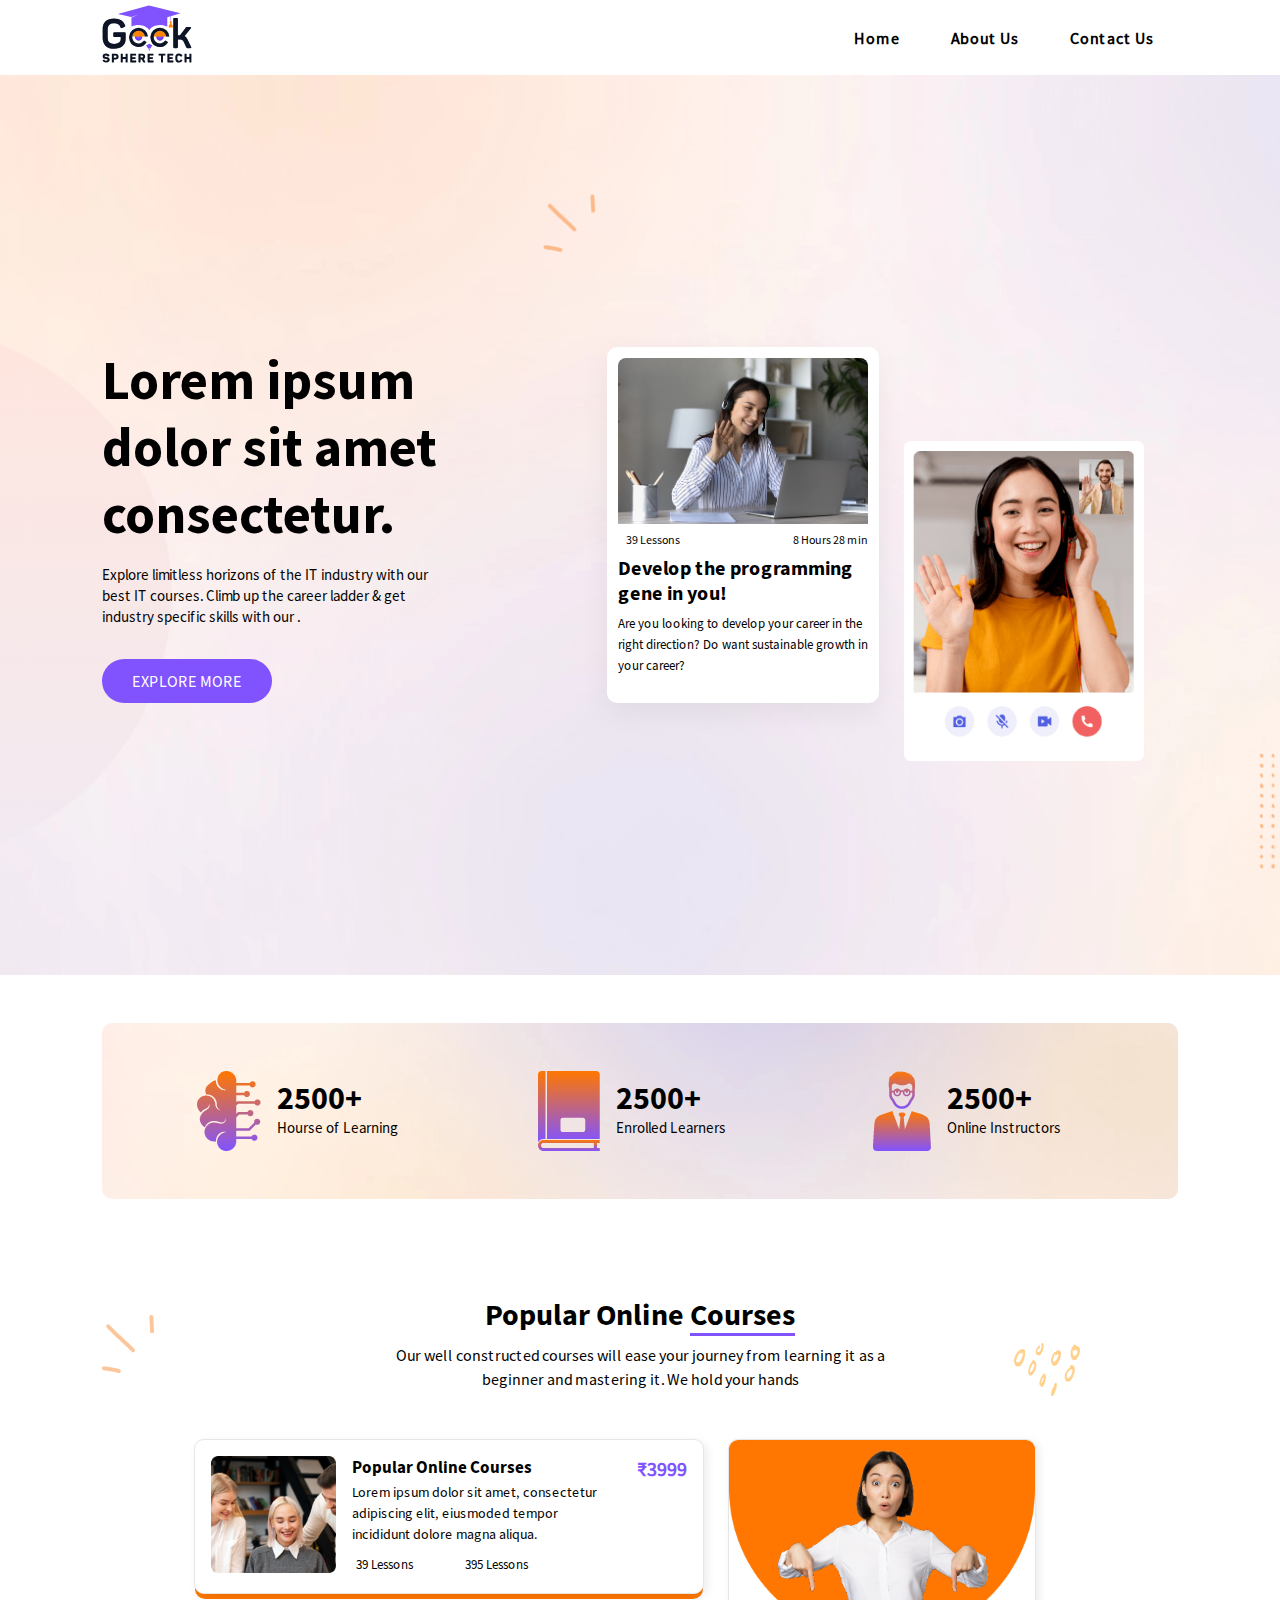
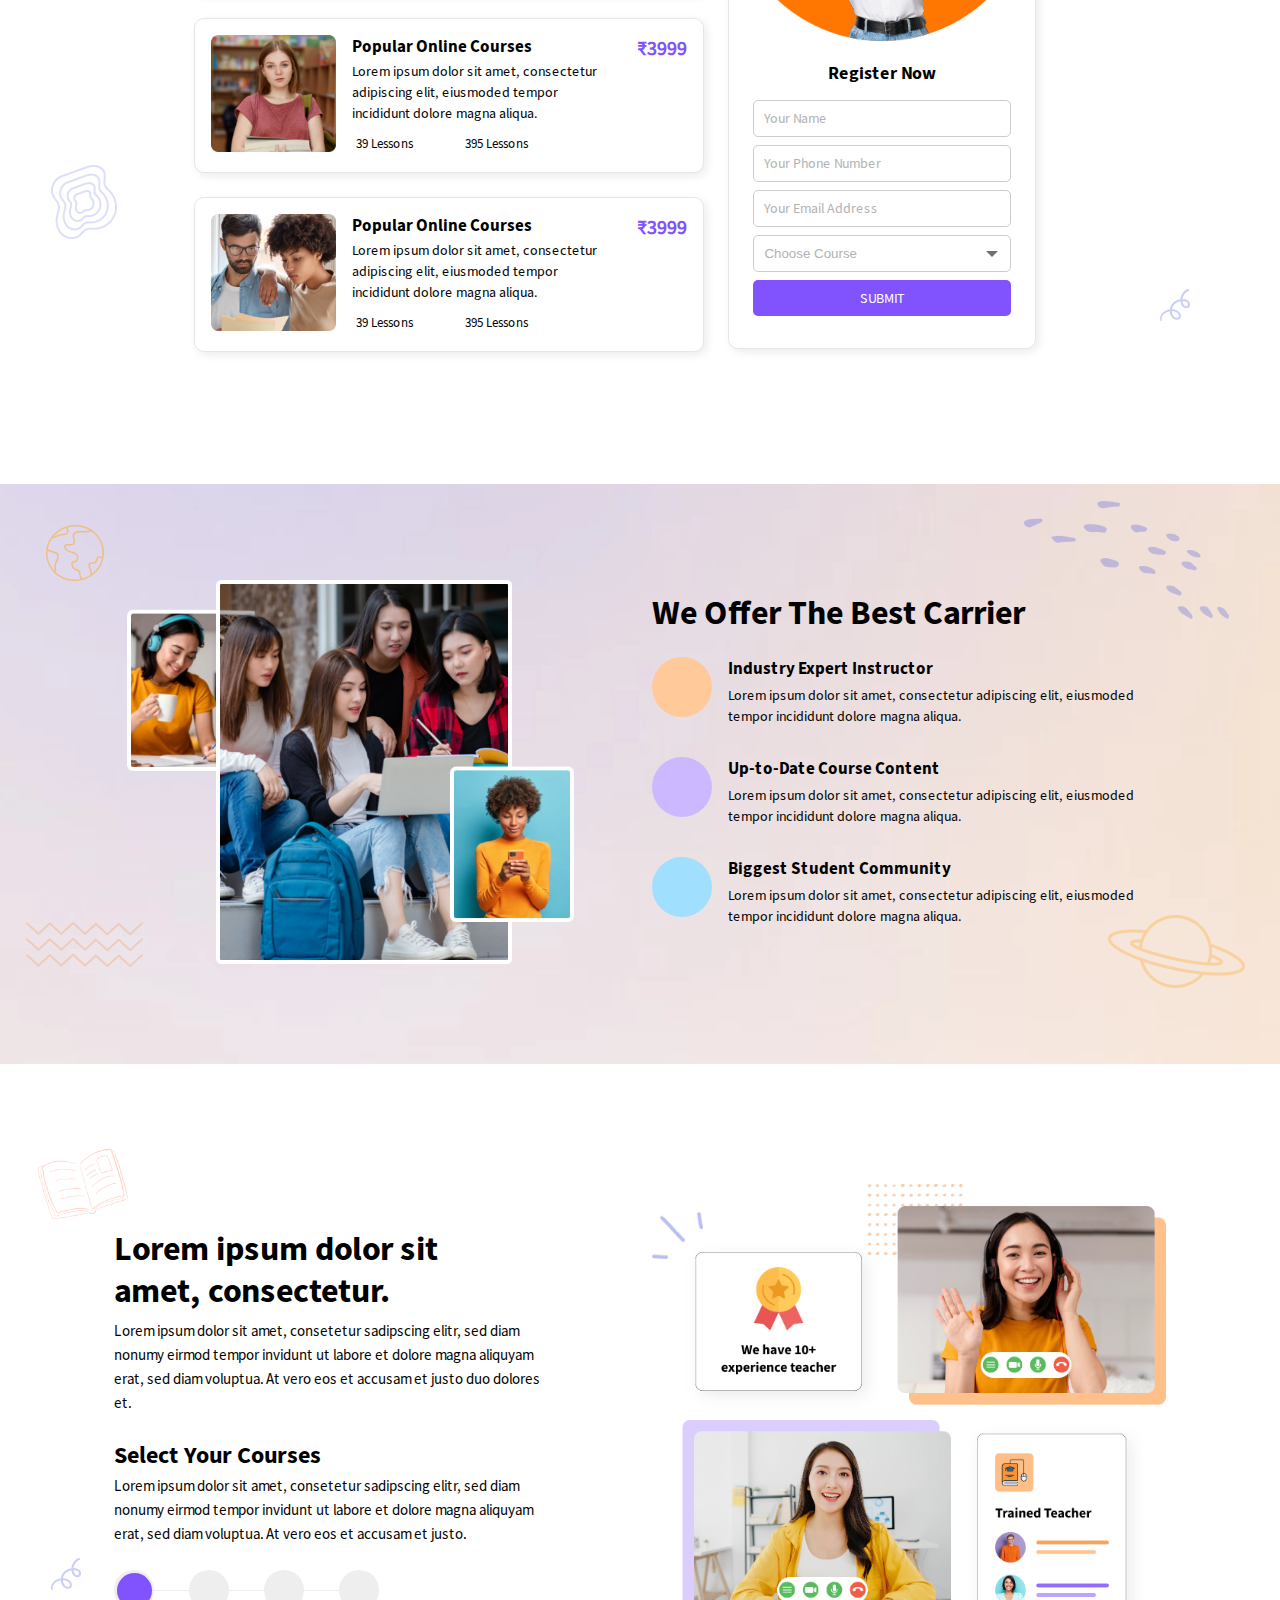
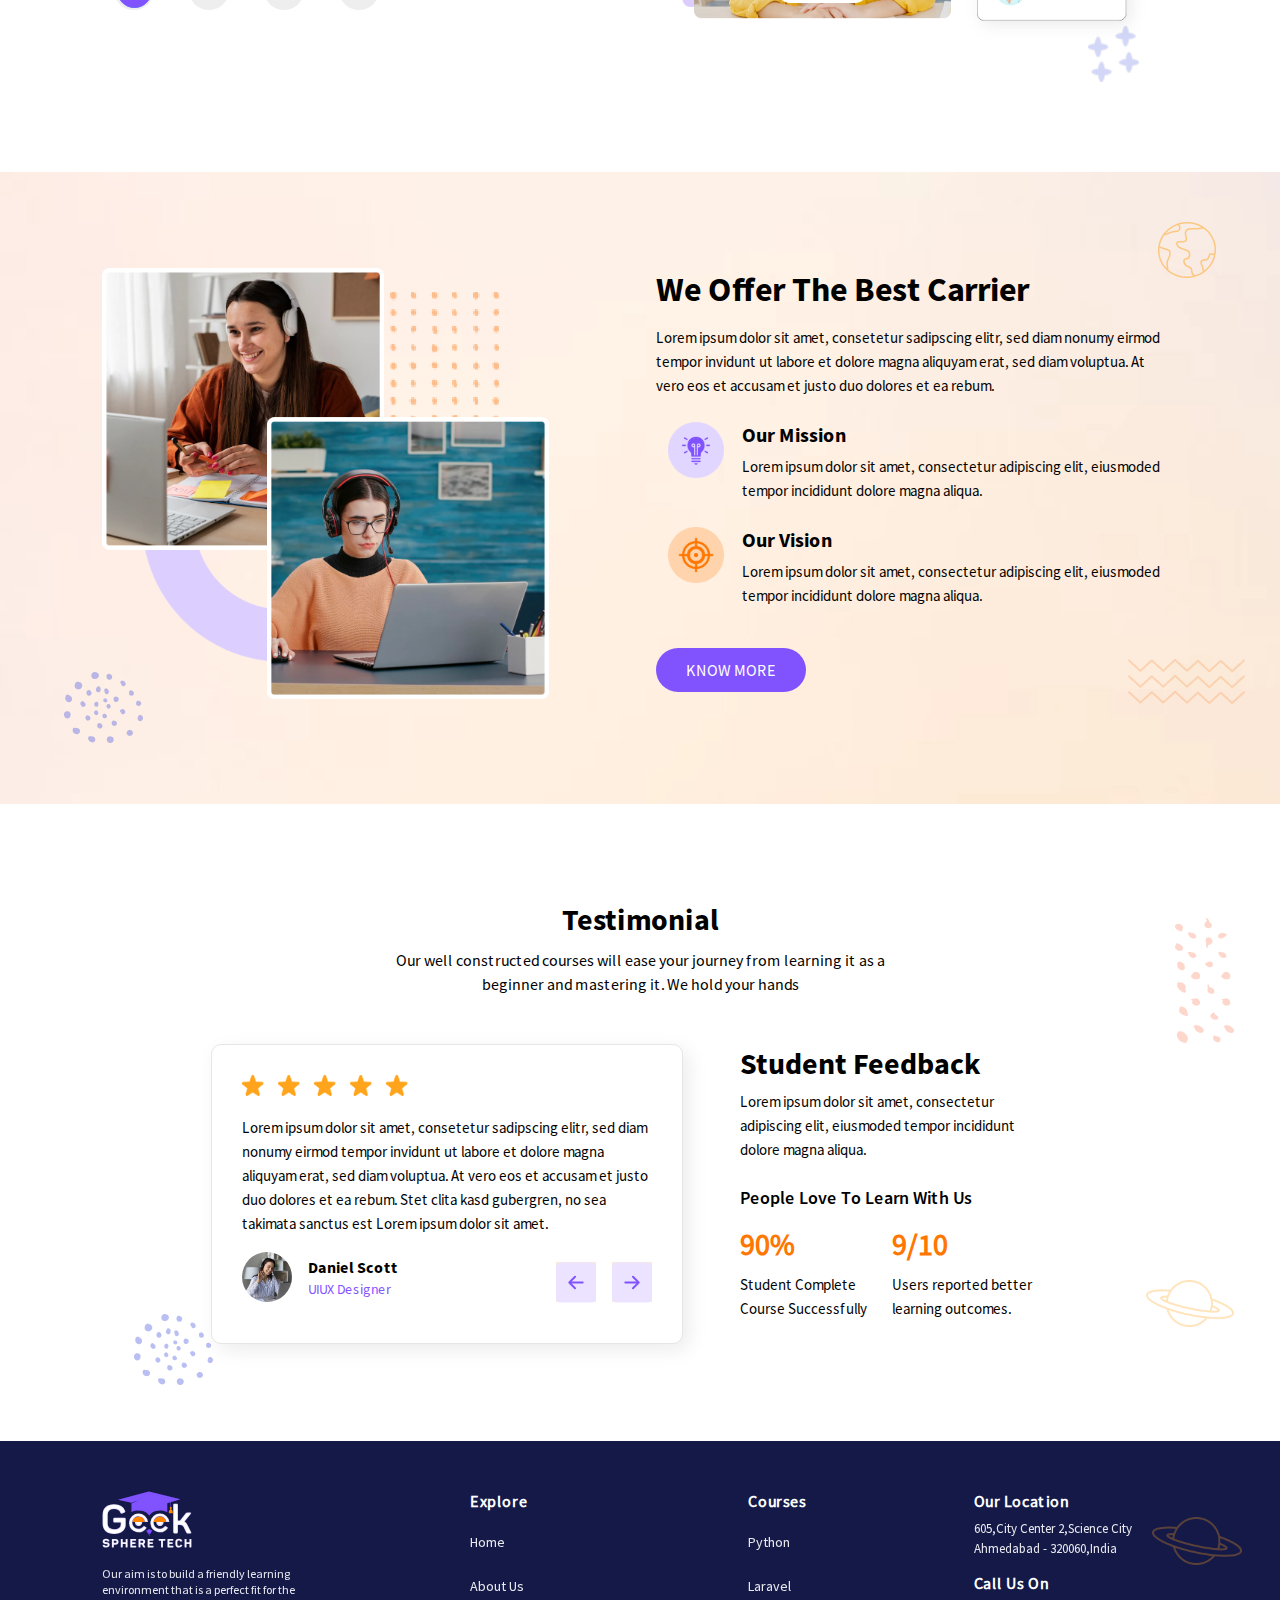
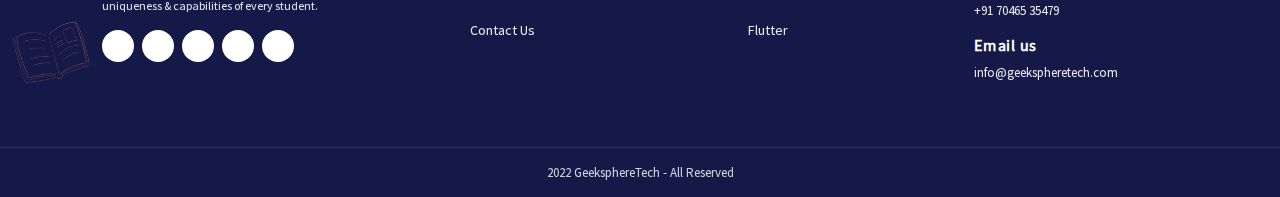
<file: index.html>
<!DOCTYPE html>
<html lang="en">

<head>
    <meta charset="UTF-8">
    <meta http-equiv="X-UA-Compatible" content="IE=edge">
    <meta name="viewport" content="width=device-width, initial-scale=1.0">
    <link rel="stylesheet" href="./assets/style.css?12345">
    <link rel="stylesheet" href="https://cdnjs.cloudflare.com/ajax/libs/font-awesome/6.2.1/css/all.min.css"
        integrity="sha512-MV7K8+y+gLIBoVD59lQIYicR65iaqukzvf/nwasF0nqhPay5w/9lJmVM2hMDcnK1OnMGCdVK+iQrJ7lzPJQd1w=="
        crossorigin="anonymous" referrerpolicy="no-referrer">
    <title>Geeksphere Tech</title>
</head>

<body>
    <div class="header" id="home-head">
        <div class="container ps-0">
            <div class="header-right d-flex">
                <a class="active" href="#home">
                    <p>English</p>
                    <img src="./assets/images/Icon ionic-md-arrow-dropdown.svg" alt="">
                </a>
                <a href="#contact" class="cont-header">
                    <img src="./assets/images/Icon feather-mail.svg" alt="">
                    <p><span>Demo@gmail.com</span></p>
                </a>
                <a href="#about">
                    <img src="./assets/images/phone-handset-line.svg" alt="">
                    <p><span>Demo@gmail.com</span></p>
                </a>
            </div>
        </div>
    </div>
    
    <div class="navbar" id="home-nav">
        <div class="container">
            <div class="nav">
                <input type="checkbox" id="nav-check">
                <div class="nav-header">
                    <div class="nav-title position-relative">
                       <img src="./assets/images/Geeksphere Tech logo-01.svg" alt="">
                    </div>
                </div>
                <div class="nav-btn">
                    <label for="nav-check">
                        <i class="fas fa-bars"></i>
                    </label>
                </div>

                <div class="nav-links">
                    <div class="row mx-auto d-flex justify-content-between align-items-center nav-row">
                        <div class="logo col-sm-6 ps-0">
                           <img src="./assets/images/Geeksphere Tech logo-01.svg" alt="">
                        </div>
                    </div>
                    <a href="./index.html">Home</a>
                    <a href="./about.html">About Us</a>
                    <a href="./contact.html">Contact Us</a>
                    
                </div>
            </div>
        </div>
    </div>
   
    <div class="hero-banner">
        <div class="container">
            <div class="row d-flex justify-content-start align-items-center my-5 hero-cont">
                <div class="col-lg-4  col-md-12 col-sm-12 banner-content">
                    <h1 class="my-3 h1">
                        Lorem ipsum
                        
                        dolor sit amet
                       
                        consectetur.
                    </h1>
                    <p class="my-3">
                        Explore limitless horizons of the IT industry with our best IT
                        courses. Climb up the career ladder & get industry specific skills
                        with our .
                    </p>
                    <button class="btn-primary my-3">EXPLORE MORE</button>
                </div>
                <div class="col-lg-3 col-md-6 col-sm-12 pe-2">
                    <div class="edu-card card-type-6 radius-small">
                        <div class="inner position-relative">
                            <div class="thumbnail mb-1">
                                <img src="./assets/images/bannerimg.jpg" class="w-100" alt="">
                                <div class="top-position status-group left-top"></div>
                            </div>
                            <div class="content">
                                <ul
                                    class="edu-meta meta-04 list-unstyled d-flex align-items-center justify-content-between">
                                    <li>
                                        <i class="fas fa-paperclip me-2"></i>
                                        39 Lessons
                                    </li>
                                    <li>
                                        <i class="fas fa-clock me-2"></i>
                                        8 Hours 28 min
                                    </li>
                                </ul>
                                <h1 class="title h5 my-2">
                                    Develop the programming gene in you!
                                </h1>
                                <div class="card-bottom">
                                    <p class="mb-3">
                                        Are you looking to develop your career in the right
                                        direction? Do want sustainable growth in your career?
                                    </p>
                                </div>
                            </div>
                        </div>
                    </div>
                </div>
                <div class="col-lg-5 col-md-6 col-sm-12 card-2">
                    <img src="./assets/images//cardimg-2.png" alt="">
                </div>
            </div>
        </div>
    </div>
    <div class="container sec-2 my-5 bg-2">
        <div class="mainbg-2 p-5">
            <div class="row d-flex justify-content-center align-items-center banner-2">
                <div class="col-lg-4 col-md-4 col-sm-12 d-flex justify-content-center align-items-center main-bg2-cont">
                    <img src="./assets/images//noun-neural-network-3732456.png" alt="">
                    <div class="mx-3 mb-2 bg-2content">
                        <h1>2500+</h1>
                        <p>Hourse of Learning</p>
                    </div>
                </div>
                <div class="col-lg-4 col-md-4 col-sm-12 d-flex justify-content-center align-items-center main-bg2-cont">
                    <img src="./assets/images//noun-book-1335254.png" alt="">
                    <div class="mx-3 mb-2 bg-2content">
                        <h1>2500+</h1>
                        <p>Enrolled Learners</p>
                    </div>
                </div>
                <div
                    class="col-lg-4 col-md-4 col-sm-12  d-flex justify-content-center align-items-center main-bg2-cont last-bg-content">
                    <img src="./assets/images//noun-teacher-1298357.png" alt="">
                    <div class="mx-3 mb-2 bg-2content ">
                        <h1>2500+</h1>
                        <p>Online Instructors</p>
                    </div>
                </div>
            </div>
        </div>
    </div>
    <!-- Popular oNline Courses  -->
    <section class="py-5 sec-3" id="POC">
        <div class="container">
            <div class="row justify-content-center" id="poc-sec-card">
                <div class="online-courses col-lg-12 col-md-12 col-sm-12 text-center mb-5">
                    <h2 class="heading-02">
                        Popular Online
                        <span> Courses</span>
                    </h2>
                    <p class="subheading">
                        Our well constructed courses will ease your journey from learning it
                        as a
                        <br>
                        beginner and mastering it. We hold your hands
                    </p>
                </div>
                <div class="col-lg-10 col-md-10 col-sm-12 d-flex justify-content-center mx-auto">
                    <div class="row d-flex poc-row">
                        <div class="col-lg-7 col-md-7 col-sm-12 poc-section">
                            <a href="./Course.html">
                                <div class="poc-cards d-flex justify-content-center active-card" id="hovercard">
                                    <div class="poc-img-sec">
                                        <img src="./assets/images/Courseimg-1.png" class="poc-images poc-img1"
                                            alt="course-image">
                                    </div>
                                    <div class="poc-con ms-3 d-flex">
                                        <div class="pe-4">
                                            <h3 class="mb-1">
                                                Popular Online Courses
                                            </h3>
                                            <p>Lorem ipsum dolor sit amet, consectetur adipiscing elit, eiusmoded tempor
                                                incididunt dolore magna aliqua.</p>
                                            <ul class="d-flex flex-row mt-2 course-det">
                                                <li class="me-5 mt-1">
                                                    <i class="fas fa-paperclip"></i>
                                                    <span class="ms-1">39 Lessons</span>
                                                </li>
                                                <li class="mt-1">
                                                    <i class="fas fa-users"></i>
                                                    <span class="ms-1">395 Lessons</span>
                                                </li>
                                            </ul>
                                        </div>
                                        <span class="poc-prise">
                                            ₹3999
                                        </span>
                                    </div>
                                </div>
                            </a>
                            <a href="./Course.html">
                                <div class="poc-cards d-flex justify-content-center notactive">
                                    <div class="poc-img-sec">
                                        <img src="./assets/images/Courseimg-2.png" class="poc-images poc-img2"
                                            alt="course-image">
                                    </div>
                                    <div class="poc-con ms-3 d-flex">
                                        <div class="pe-4">
                                            <h3 class="mb-1">
                                                Popular Online Courses
                                            </h3>
                                            <p>Lorem ipsum dolor sit amet, consectetur adipiscing elit, eiusmoded tempor
                                                incididunt dolore magna aliqua.</p>
                                            <ul class="d-flex flex-row mt-2">
                                                <li class="me-5 mt-1">
                                                    <i class="fas fa-paperclip"></i>
                                                    <span class="ms-1">39 Lessons</span>
                                                </li>
                                                <li class="mt-1">
                                                    <i class="fas fa-users"></i>
                                                    <span class="ms-1">395 Lessons</span>
                                                </li>
                                            </ul>
                                        </div>
                                        <span class="poc-prise">
                                            ₹3999
                                        </span>
                                    </div>
                                </div>
                            </a>
                            <a href="./Course.html">
                                <div class="poc-cards d-flex justify-content-center notactive">
                                    <div class="poc-img-sec">
                                        <img src="./assets/images/Courseimg-3.png" class="poc-images poc-img3"
                                            alt="course-image">
                                    </div>
                                    <div class=" poc-con ms-3 d-flex">
                                        <div class="pe-4">
                                            <h3 class="mb-1">
                                                Popular Online Courses
                                            </h3>
                                            <p>Lorem ipsum dolor sit amet, consectetur adipiscing elit, eiusmoded tempor
                                                incididunt dolore magna aliqua.</p>
                                            <ul class="d-flex flex-row mt-2">
                                                <li class="me-5 mt-1">
                                                    <i class="fas fa-paperclip"></i>
                                                    <span class="ms-1">39 Lessons</span>
                                                </li>
                                                <li class="mt-1">
                                                    <i class="fas fa-users"></i>
                                                    <span class="ms-1">395 Lessons</span>
                                                </li>
                                            </ul>
                                        </div>
                                        <span class="poc-prise">
                                            ₹3999
                                        </span>
                                    </div>
                                </div>
                            </a>
                        </div>
                        <div class="col-lg-5 col-md-5 col-sm-12 register-form-sec">
                            <div class="register-form">
                                <div class="register-img">
                                    <img src="./assets/images/registerimg.png" alt="register" width="100%">
                                </div>
                                <div class="px-4 register-content">
                                    <h3 class="text-center heading-03 my-3">Register Now</h3>
                                    <form action="" method="post" onsubmit="sendEmail(); reset(); return false;">
                                        <div class="mb-2">
                                            <input type="text" name="name" id="name" placeholder="Your Name"
                                                class="form-control">
                                        </div>
                                        <div class="mb-2">
                                            <input type="" name="number" id="number" placeholder="Your Phone Number"
                                                class="form-control">
                                        </div>
                                        <div class="mb-2">
                                            <input type="email" name="email" id="email" placeholder="Your Email Address"
                                                class="form-control">
                                        </div>
                                        <div class="mb-2">
                                            <select name="course" class="form-control" id="subject">
                                                <option value="">Choose Course</option>
                                                <option value="python">Python</option>
                                                <option value="react">React Js</option>
                                                <option value="java">Java</option>
                                            </select>
                                        </div>
                                        <div class="my-2">
                                            <button class="btn-primary w-100 mb-4" id="btn">
                                                Submit
                                            </button>
                                        </div>
                                    </form>
                                </div>
                            </div>
                        </div>
                    </div>
                </div>
            </div>
        </div>
    </section>
    <!-- We Offer The Best Carrier -->
    <section class="py-10 sec-4 position-relative d-flex justify-content-center align-items-center" id="carrier">
        <div class="container position-relative">
            <div class="row d-flex">
                <div class="col-lg-6 col-md-6 col-sm-12">
                    <img src="./assets/images/Carrier.png" alt="carrier image" class="carrier-img">
                </div>
                <div
                    class="col-lg-6 col-md-6 col-sm-12 d-flex justify-content-center flex-column pr-100 best-carr-cont">
                    <h2 class="heading-04 mb-4">
                        We Offer The Best Carrier
                    </h2>
                    <ul class="carrier-list">
                        <li class="d-flex">
                            <div>
                                <div class="circle circle1"></div>
                            </div>
                            <div class="mx-3">
                                <h3>Industry Expert Instructor</h3>
                                <p>Lorem ipsum dolor sit amet, consectetur adipiscing elit, eiusmoded tempor incididunt
                                    dolore magna aliqua.</p>
                            </div>
                        </li>
                        <li class="d-flex">
                            <div>
                                <div class="circle circle2"></div>
                            </div>
                            <div class="mx-3">
                                <h3>Up-to-Date Course Content</h3>
                                <p>Lorem ipsum dolor sit amet, consectetur adipiscing elit, eiusmoded tempor incididunt
                                    dolore magna aliqua.</p>
                            </div>
                        </li>
                        <li class="d-flex">
                            <div>
                                <div class="circle circle3"></div>
                            </div>
                            <div class="mx-3">
                                <h3>Biggest Student Community</h3>
                                <p>Lorem ipsum dolor sit amet, consectetur adipiscing elit, eiusmoded tempor incididunt
                                    dolore magna aliqua.</p>
                            </div>
                        </li>
                    </ul>
                </div>
            </div>
        </div>
    </section>
    <!-- select course  -->
    <section class="py-10 sec-5 position-relative d-flex justify-content-center align-items-center my-4"
        id="selectCourse">
        <div class="container position-relative">
            <div class="row mx-auto d-flex">
                <div class="col-lg-6 col-md-6 col-sm-12 pr-95 d-flex justify-content-center flex-column">
                    <div>
                        <h2 class="heading-04 mb-2">
                            Lorem ipsum dolor sit
                            <br>
                            amet, consectetur.
                        </h2>
                        <p class="subheading-1">Lorem ipsum dolor sit amet, consetetur sadipscing elitr, sed diam nonumy
                            eirmod tempor invidunt ut labore et dolore magna aliquyam erat, sed diam voluptua. At vero
                            eos et accusam et justo duo dolores et.</p>
                    </div>
                    
                    <div>

                        <div id="Overview" class="tabcontent active">
                            <div>
                                <h3 class="mt-4 mb-1">Select Your Courses</h3>
                                <p class="subheading-1">Lorem ipsum dolor sit amet, consetetur sadipscing elitr, sed
                                    diam nonumy
                                    eirmod tempor invidunt ut labore et dolore magna aliquyam erat, sed diam voluptua.
                                    At vero
                                    eos et accusam et justo.</p>
                            </div>
                        </div>
                        <div id="Curriculum" class="tabcontent">
                            <h3 class="mt-4 mb-1">Make An Appoinment</h3>
                            <p class="subheading-1">Lorem ipsum dolor sit amet, consetetur sadipscing elitr, sed diam
                                nonumy
                                eirmod tempor invidunt ut labore et dolore magna aliquyam erat, sed diam voluptua. At
                                vero
                                eos et accusam et justo.</p>
                        </div>
                        <div id="Instructor" class="tabcontent">
                            <h3 class="mt-4 mb-1">Purchase Your Courses</h3>
                            <p class="subheading-1">Lorem ipsum dolor sit amet, consetetur sadipscing elitr, sed diam
                                nonumy
                                eirmod tempor invidunt ut labore et dolore magna aliquyam erat, sed diam voluptua. At
                                vero
                                eos et accusam et justo.</p>
                        </div>
                        <div id="Reviews" class="tabcontent">
                            <h3 class="mt-4 mb-1">Enjoy Your Courses</h3>
                            <p class="subheading-1">Lorem ipsum dolor sit amet, consetetur sadipscing elitr, sed diam
                                nonumy
                                eirmod tempor invidunt ut labore et dolore magna aliquyam erat, sed diam voluptua. At
                                vero
                                eos et accusam et justo.</p>
                        </div>
                        <div class="tabs course-tabs">
                            <ul class="select-list d-flex mt-4">

                               
                                <li>
                                    <button class="tablinks active" onclick="openCity(event, 'Overview')">
                                        <i class="fa-solid fa-compass-drafting"></i>
                                    </button>
                                </li>
                                <li>
                                    <button class="tablinks" onclick="openCity(event, 'Curriculum')">
                                        <i class="fa-solid fa-file"></i>
                                    </button>
                                </li>
                                <li>
                                    <button class="tablinks" onclick="openCity(event, 'Instructor')">
                                        <i class="fa-solid fa-pencil"></i>
                                    </button>
                                </li>
                                <li>
                                    <button class="tablinks" onclick="openCity(event, 'Reviews')">
                                        <i class="fa-solid fa-mug-hot"></i>
                                    </button>
                                </li>
                            </ul>
                        </div>
                    </div>
                </div>
                <div class="col-lg-6 col-md-6 col-sm-12 cour-image">
                    <img src="./assets/images/selectcourseimg.png" alt="carrier image">
                </div>
            </div>
        </div>
        <img src="./assets/images/object3.png" alt="object" class="object3 position-absolute">
        <img src="./assets/images/object-9.png" alt="object" class="object9 position-absolute">
        <img src="./assets/images/object8.png" alt="object" class="object8 position-absolute">
    </section>
    <!-- about section  -->
    <section class="sec-6  position-relative d-flex justify-content-center align-items-center py-10" id="bestCarrier">
        <div class="container position-relative">
            <div class="row best-carrier d-flex">
                <div class="col-lg-6 col-md-6 col-sm-12">
                    <img src="./assets/images/BestCarrierimg.png" alt="carrier" id="best-carr-image">
                </div>
                <div class="col-lg-6 col-md-6 col-sm-12 px-3 best-carr-cont">
                    <h2 class="heading-04 mb-3">We Offer The Best Carrier</h2>
                    <p class="subheading-1">
                        Lorem ipsum dolor sit amet, consetetur sadipscing elitr, sed
                        diam nonumy eirmod tempor invidunt ut labore et dolore magna
                        aliquyam erat, sed diam voluptua. At vero eos et accusam et
                        justo duo dolores et ea rebum.
                    </p>
                    <div class="mt-4">
                        <div class="row mx-auto d-flex justify-content-start mb-4">
                            <div class="col-lg-2 col-md-2 col-sm-3 pe-0 list-img-sec">
                                <img src="./assets/images/bulb.png" alt="image" class="list-image">
                            </div>
                            <div class="col-lg-10 col-md-10 col-sm-9 px-0 carri-cont">
                                <h3 class="h5 mb-2">Our Mission</h3>
                                <p class="subheading-1">
                                    Lorem ipsum dolor sit amet, consectetur adipiscing elit, eiusmoded tempor incididunt
                                    dolore magna aliqua.
                                </p>
                            </div>
                        </div>
                        <div class="row mx-auto d-flex justify-content-start mb-4">
                            <div class="col-lg-2 col-md-2 col-sm-3 pe-0 list-img-sec">
                                <img src="./assets/images/circleimg.png" alt="image" class="list-image">
                            </div>
                            <div class="col-lg-10 col-md-10 col-sm-9 px-0 carri-cont" id="our-vision">
                                <h3 class="h5 mb-2">Our Vision</h3>
                                <p class="subheading-1">
                                    Lorem ipsum dolor sit amet, consectetur adipiscing elit, eiusmoded tempor incididunt
                                    dolore magna aliqua.
                                </p>
                            </div>
                        </div>
                    </div>
                    <div>
                    <a href="./about.html"><button class="btn-primary my-3" id="knowmore">KNOW MORE</button></a> 
                    </div>
                </div>
            </div>
        </div>
    </section>
    <!-- testimonial section  -->
    <section class="sec-7 position-relative d-flex justify-content-center align-items-center py-10" id="testimonials">
        <div class="container position-relative">
            <div class="row mx-auto">
                <div class="col-lg-12 col-md-12 col-sm-12 text-center mb-5">
                    <h2 class="heading-02">
                        Testimonial
                    </h2>
                    <p class="subheading">
                        Our well constructed courses will ease your journey from learning it as a
                        <br>
                        beginner and mastering it. We hold your hands
                    </p>
                </div>
                <div class="row mx-auto d-flex justify-content-center align-items-center testi-block">
                    <div class="col-lg-7 col-md-6 col-sm-12 testimonial-block">
                        <div class="testimonials">
                            <div class="slider-container">
                                <div class="slider">
                                    <div class="slide-box">
                                        <ul class="d-flex align-items-center justify-content-left stars mb-3">
                                            <li class="me-1">
                                                <img src="./assets/images/star-solid.png" alt="">
                                            </li>
                                            <li class="mx-1">
                                                <img src="./assets/images/star-solid.png" alt="">
                                            </li>
                                            <li class="mx-1">
                                                <img src="./assets/images/star-solid.png" alt="">
                                            </li>
                                            <li class="mx-1">
                                                <img src="./assets/images/star-solid.png" alt="">
                                            </li>
                                            <li class="mx-1">
                                                <img src="./assets/images/star-solid.png" alt="">
                                            </li>
                                        </ul>
                                        <p class="subheading-1 comment">Lorem ipsum dolor sit amet, consetetur
                                            sadipscing elitr, sed diam nonumy eirmod tempor invidunt ut labore et dolore
                                            magna aliquyam erat, sed diam voluptua. At vero eos et accusam et justo duo
                                            dolores et ea rebum. Stet clita kasd gubergren, no sea takimata sanctus est
                                            Lorem ipsum dolor sit amet.</p>
                                        <div class="d-flex align-items-center mt-3">
                                            <div class="user-image">
                                                <img src="./assets/images/bannerimg.jpg" alt="user">
                                            </div>
                                            <div class="mx-3">
                                                <h3 class="user-name">Daniel Scott</h3>
                                                <p class="technology">UIUX Designer</p>
                                            </div>
                                        </div>
                                    </div>
                                    <div class="slide-box">
                                        <ul class="d-flex align-items-center justify-content-left stars mb-3">
                                            <li class="me-1">
                                                <img src="./assets/images/star-solid.png" alt="">
                                            </li>
                                            <li class="mx-1">
                                                <img src="./assets/images/star-solid.png" alt="">
                                            </li>
                                            <li class="mx-1">
                                                <img src="./assets/images/star-solid.png" alt="">
                                            </li>
                                            <li class="mx-1">
                                                <img src="./assets/images/star-solid.png" alt="">
                                            </li>
                                            <li class="mx-1">
                                                <img src="./assets/images/star-solid.png" alt="">
                                            </li>
                                        </ul>
                                        <p class="subheading-1 comment">Lorem ipsum dolor sit amet, consetetur
                                            sadipscing elitr, sed diam nonumy eirmod tempor invidunt ut labore et dolore
                                            magna aliquyam erat, sed diam voluptua. At vero eos et accusam et justo duo
                                            dolores et ea rebum. Stet clita kasd gubergren, no sea takimata sanctus est
                                            Lorem ipsum dolor sit amet.</p>
                                        <div class="d-flex align-items-center mt-3">
                                            <div class="user-image">
                                                <img src="./assets/images/Courseimg-2.png" alt="user">
                                            </div>
                                            <div class="mx-3">
                                                <h3 class="user-name">Robert </h3>
                                                <p class="technology">UIUX Designer</p>
                                            </div>
                                        </div>
                                    </div>
                                    <div class="slide-box">
                                        <ul class="d-flex align-items-center justify-content-left stars mb-3">
                                            <li class="me-1">
                                                <img src="./assets/images/star-solid.png" alt="">
                                            </li>
                                            <li class="mx-1">
                                                <img src="./assets/images/star-solid.png" alt="">
                                            </li>
                                            <li class="mx-1">
                                                <img src="./assets/images/star-solid.png" alt="">
                                            </li>
                                            <li class="mx-1">
                                                <img src="./assets/images/star-solid.png" alt="">
                                            </li>
                                            <li class="mx-1">
                                                <img src="./assets/images/star-solid.png" alt="">
                                            </li>
                                        </ul>
                                        <p class="subheading-1 comment">Lorem ipsum dolor sit amet, consetetur
                                            sadipscing elitr, sed diam nonumy eirmod tempor invidunt ut labore et dolore
                                            magna aliquyam erat, sed diam voluptua. At vero eos et accusam et justo duo
                                            dolores et ea rebum. Stet clita kasd gubergren, no sea takimata sanctus est
                                            Lorem ipsum dolor sit amet.</p>
                                        <div class="d-flex align-items-center mt-3">
                                            <div class="user-image">
                                                <img src="./assets/images/Courseimg-1.png" alt="user">
                                            </div>
                                            <div class="mx-3">
                                                <h3 class="user-name">John Alex</h3>
                                                <p class="technology">UIUX Designer</p>
                                            </div>
                                        </div>
                                    </div>
                                </div>
                                <div class="d-flex align-items-center justify-content-end arrow-btns">
                                    <div class="me-3">
                                        <a href="#!" class="control-slider btn-left" onclick="nextSlide(-1)">
                                            <svg xmlns="http://www.w3.org/2000/svg" width="47" height="47"
                                                viewBox="0 0 47 47">
                                                <g id="Group_11618" data-name="Group 11618"
                                                    transform="translate(-848 -5761)">
                                                    <rect id="Rectangle_2982" data-name="Rectangle 2982" width="47"
                                                        height="47" rx="5" transform="translate(848 5761)"
                                                        fill="#ebe3ff" />
                                                    <g id="arrow-left-short" transform="translate(853.501 5766.5)">
                                                        <path id="Path_845" data-name="Path 845"
                                                            d="M17.672,10.454a1.125,1.125,0,0,1,0,1.593L11.716,18l5.956,5.954a1.126,1.126,0,0,1-1.593,1.593L9.329,18.8a1.125,1.125,0,0,1,0-1.593l6.75-6.75a1.125,1.125,0,0,1,1.593,0Z"
                                                            fill="#8153ff" fill-rule="evenodd" />
                                                        <path id="Path_846" data-name="Path 846"
                                                            d="M10.125,18a1.125,1.125,0,0,1,1.125-1.125H25.875a1.125,1.125,0,0,1,0,2.25H11.25A1.125,1.125,0,0,1,10.125,18Z"
                                                            fill="#8153ff" fill-rule="evenodd" />
                                                    </g>
                                                </g>
                                            </svg>
                                        </a>
                                    </div>
                                    <div>
                                        <a href="#!" class="control-slider btn-right" onclick="nextSlide(1)">
                                            <svg xmlns="http://www.w3.org/2000/svg" width="47" height="47"
                                                viewBox="0 0 47 47">
                                                <g id="Group_11617" data-name="Group 11617"
                                                    transform="translate(-909 -5761)">
                                                    <rect id="Rectangle_2981" data-name="Rectangle 2981" width="47"
                                                        height="47" rx="5" transform="translate(909 5761)"
                                                        fill="#ebe3ff" />
                                                    <g id="arrow-left-short" transform="translate(923.499 5776.624)">
                                                        <path id="Path_845" data-name="Path 845"
                                                            d="M9.329,10.454a1.125,1.125,0,0,0,0,1.593L15.285,18,9.329,23.954a1.126,1.126,0,0,0,1.593,1.593l6.75-6.75a1.125,1.125,0,0,0,0-1.593l-6.75-6.75a1.125,1.125,0,0,0-1.593,0Z"
                                                            transform="translate(-0.001 -10.123)" fill="#8153ff"
                                                            fill-rule="evenodd" />
                                                        <path id="Path_846" data-name="Path 846"
                                                            d="M27,18a1.125,1.125,0,0,0-1.125-1.125H11.25a1.125,1.125,0,1,0,0,2.25H25.875A1.125,1.125,0,0,0,27,18Z"
                                                            transform="translate(-10.125 -10.123)" fill="#8153ff"
                                                            fill-rule="evenodd" />
                                                    </g>
                                                </g>
                                            </svg>
                                        </a>
                                    </div>
                                </div>
                            </div>
                        </div>
                    </div>
                    <div class="col-lg-5 col-md-6 col-sm-12 testi-cont">
                        <div class="pr-100">
                            <div class="mb-3">
                                <h3 class="heading-02 mb-2">Student Feedback</h3>
                                <p class="subheading-1">Lorem ipsum dolor sit amet, consectetur adipiscing elit,
                                    eiusmoded tempor incididunt dolore magna aliqua.</p>
                            </div>
                            <div class="my-4">
                                <h4 class="heading-03 mb-3">People Love To Learn With Us</h4>
                                <ul class="d-flex feedback-rate">
                                    <li>
                                        <div class="heading-02">90%</div>
                                        <p class="subheading-1">Student Complete Course Successfully</p>
                                    </li>
                                    <li class="feedback-rate-li">
                                        <div class="heading-02">9/10</div>
                                        <p class="subheading-1">Users reported better learning outcomes.</p>
                                    </li>
                                </ul>
                            </div>
                        </div>
                    </div>
                </div>
            </div>
            <img src="./assets/images/object6.png" alt="object" class="object6 position-absolute">
            <img src="./assets/images/object11.png" alt="object" class="object11 position-absolute">
        </div>
    </section>
    <!-- footer  -->
    <section class="position-relative footer">
        <div class="container">
            <div class="row d-flex justify-content-center">
                <div class="col-lg-3 col-md-4 col-sm-6 footer-sec-1">
                    <div class="heading-02"><img src="./assets/images/Geeksphere Tech logo White-02.svg" alt="logo"></div>
                    <p class="">Our aim is to build a friendly learning environment that is a perfect fit for the
                        uniqueness & capabilities of every student.</p>
                    <ul class="d-flex justify-content-left align-items-center mt-3 social-icons">
                        <li class="me-1">
                            <a href="#">
                                <i class="fab fa-facebook"></i>
                            </a>
                        </li>
                        <li class="mx-1">
                            <a href="#">
                                <i class="fab fa-twitter"></i>
                            </a>
                        </li>
                        <li class="mx-1">
                            <a href="#">
                                <i class="fab fa-instagram"></i>
                            </a>
                        </li>
                        <li class="mx-1">
                            <a href="#">
                                <i class="fab fa-linkedin"></i>
                            </a>
                        </li>
                        <li class="mx-1">
                            <a href="#">
                                <i class="fab fa-telegram"></i>
                            </a>
                        </li>
                    </ul>
                </div>
                <div class="col-lg-3 col-md-2 col-sm-6 d-flex align-items-center flex-column footer-sec-2">
                    <ul>
                        <li>
                            <p>Explore</p>
                        </li>
                        <li class="mb-4">
                            <a href="./index.html">
                                Home
                            </a>
                        </li>
                        <li class="mb-4">
                            <a href="./about.html">
                                About Us
                            </a>
                        </li>
                        <li class="mb-4">
                            <a href="./contact.html">
                                Contact Us
                            </a>
                        </li>
                    </ul>
                </div>
                <div class="col-lg-3 col-md-2 col-sm-6 d-flex align-items-center flex-column footer-sec-3">
                    <ul>
                        <li>
                            <p>Courses</p>
                        </li>
                        <li class="mb-4">
                            <a href="./Course.html">
                                Python
                            </a>
                        </li>
                        <li class="mb-4">
                            <a href="./Course.html">
                                Laravel
                            </a>
                        </li>
                        <li class="mb-4">
                            <a href="./Course.html">
                                Flutter
                            </a>
                        </li>
                    </ul>
                </div>
                <div class="col-lg-3 col-md-4 col-sm-6 d-flex align-items-center flex-column footer-sec-4">
                    <ul>
                        <li class="mb-3">
                            <div class="heading-03">Our Location</div>
                            <a href="https://goo.gl/maps/uDvAJ2U2SsDxjTAMA">605,City Center 2,Science City <br>
                                Ahmedabad - 320060,India</a>
                        </li>
                        <li class="mb-3">
                            <div class="heading-03">Call Us On</div>
                            <a href="tel:917046535479">+91 70465 35479</a>
                        </li>
                        <li class="mb-3">
                            <div class="heading-03">Email us</div>
                            <a href="mailto:info@geekspheretech.com"> info@geekspheretech.com</a></p>
                        </li>
                    </ul>
                </div>
            </div>
        </div>
        <img src="./assets/images/object6.png" alt="object" class="object6 position-absolute">
        <img src="./assets/images/object8.png" alt="object" class="object8 position-absolute">
    </section>
    <footer class="py-3">
        <p class="text-center">2022 GeeksphereTech - All Reserved</p>
    </footer>
    <script src="./assets/script.js?123456"></script>
   
</body>

</html>
</file>
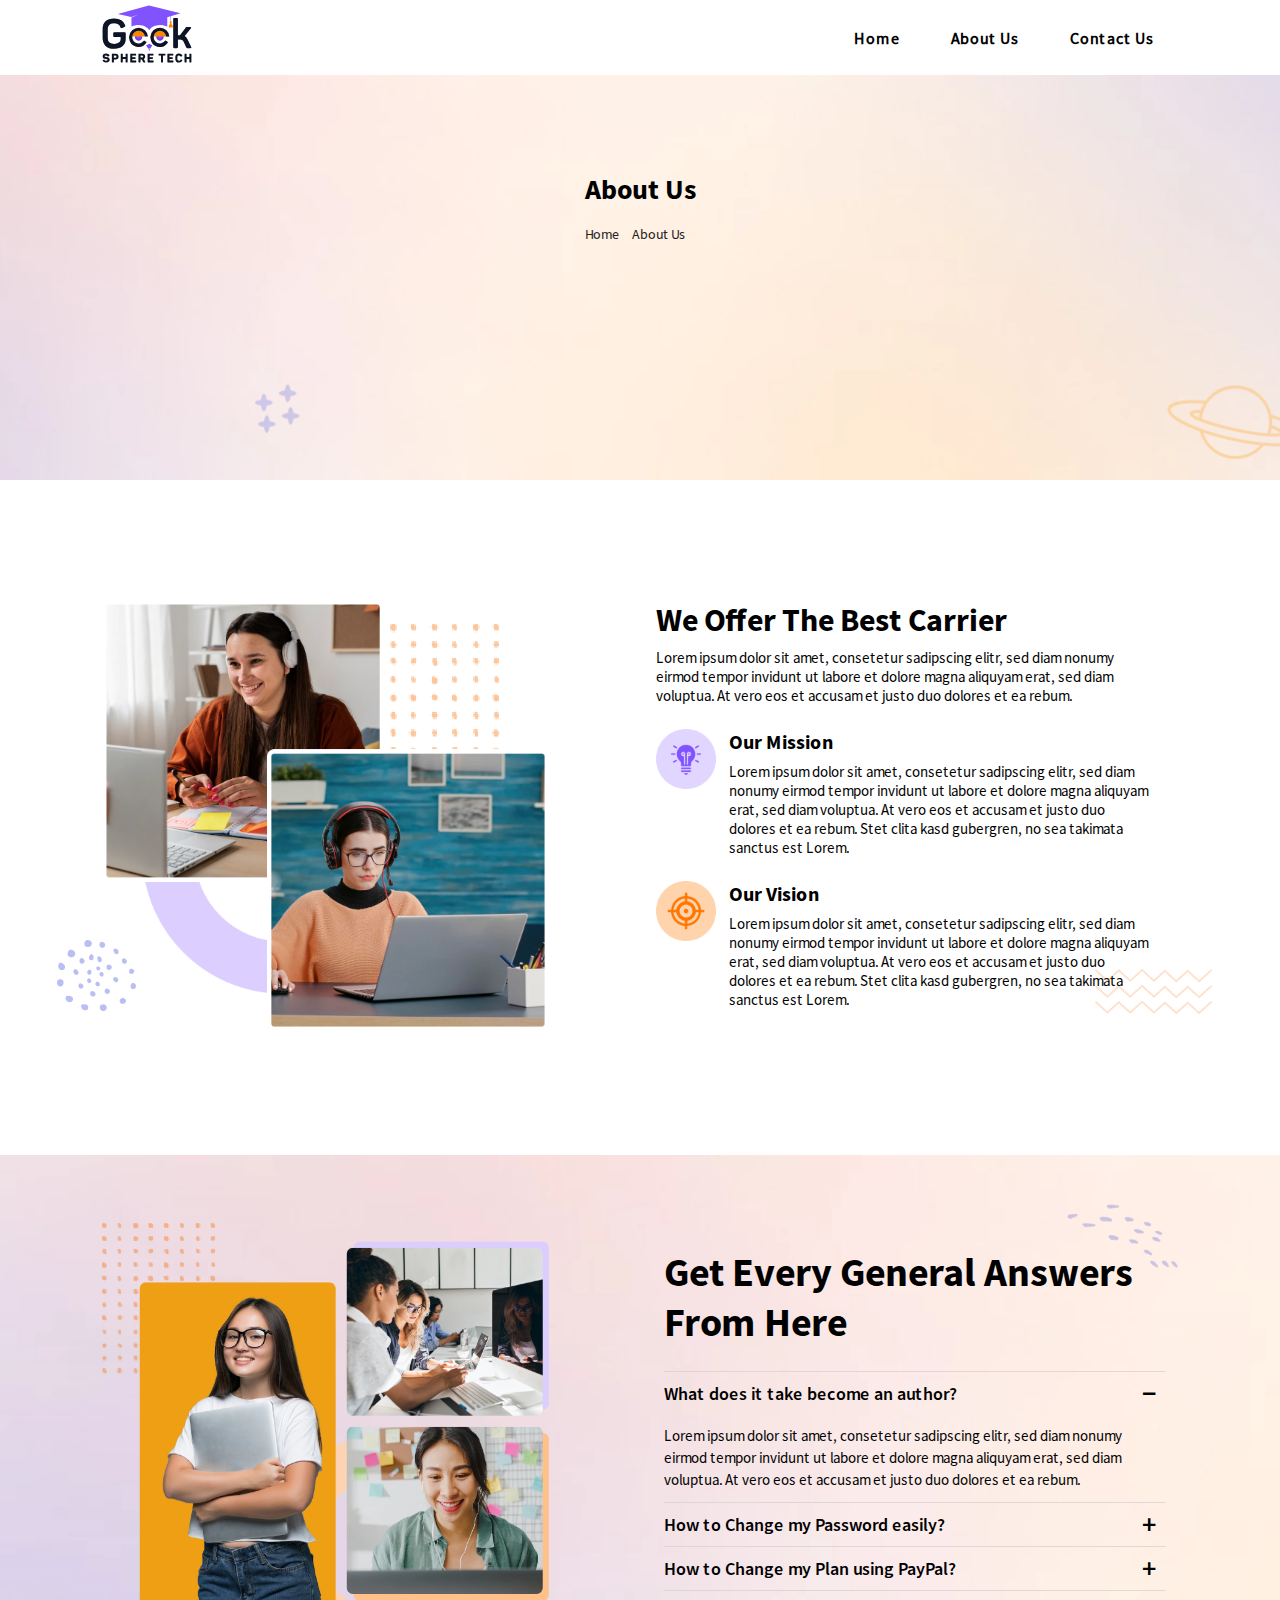
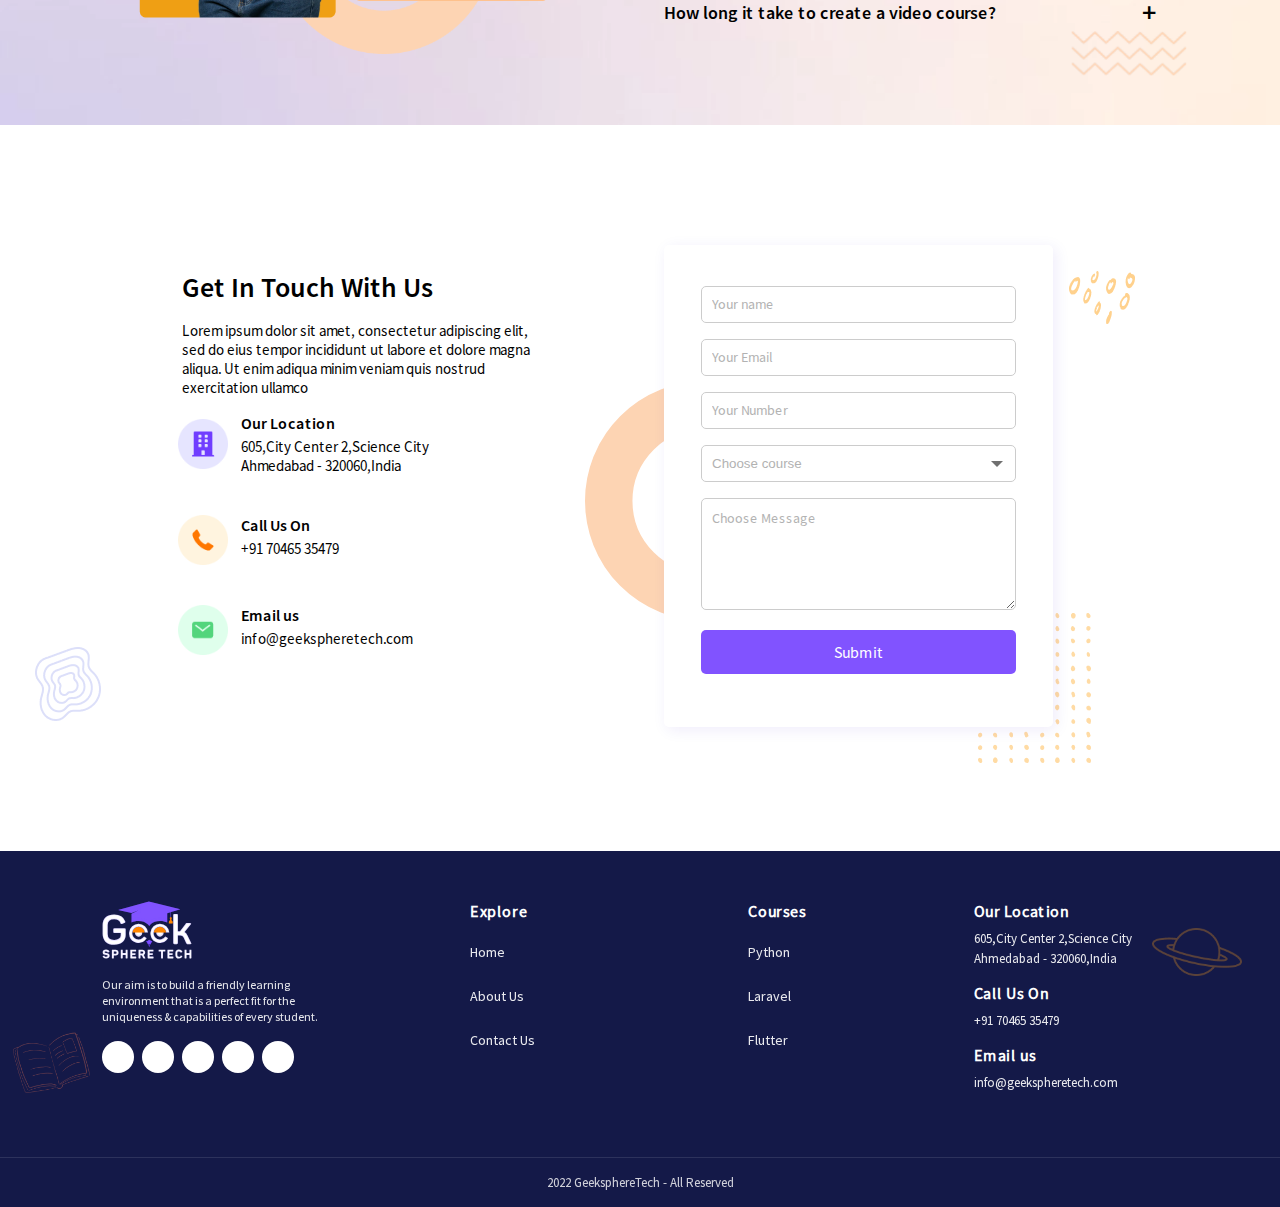
<file: about.html>
<!DOCTYPE html>
<html lang="en">
  <head>
    <meta charset="UTF-8" />
    <meta http-equiv="X-UA-Compatible" content="IE=edge" />
    <meta name="viewport" content="width=device-width, initial-scale=1.0" />
    <link rel="stylesheet" href="./assets/style.css">
    <link
      rel="stylesheet"
      href="https://cdnjs.cloudflare.com/ajax/libs/font-awesome/6.2.1/css/all.min.css"
      integrity="sha512-MV7K8+y+gLIBoVD59lQIYicR65iaqukzvf/nwasF0nqhPay5w/9lJmVM2hMDcnK1OnMGCdVK+iQrJ7lzPJQd1w=="
      crossorigin="anonymous"
      referrerpolicy="no-referrer"
    />
    <title>About Us</title>
  </head>
  <body>
    <div class="header">
      <div class="container ps-0">
          <div class="header-right d-flex">
              <a class="active" href="#home">
                  <p>English</p>
                  <img src="./assets/images/Icon ionic-md-arrow-dropdown.svg" alt="">
              </a>
              <a href="#contact" class="cont-header">
                  <img src="./assets/images/Icon feather-mail.svg" alt="">
               <p><span>Demo@gmail.com</span></p>
              </a>
              <a href="#about">
                  <img src="./assets/images/phone-handset-line.svg" alt="">
                  <p><span>Demo@gmail.com</span></p>
              </a>
          </div>
      </div>
  </div>
  <div class="navbar">
    <div class="container">
        <div class="nav">
            <input type="checkbox" id="nav-check">
            <div class="nav-header">
                <div class="nav-title position-relative">
                   <img src="./assets/images/Geeksphere Tech logo-01.svg" alt="">
                </div>
            </div>
            <div class="nav-btn">
                <label for="nav-check">
                    <i class="fas fa-bars"></i>
                </label>
            </div>

            <div class="nav-links">
                <div class="row mx-auto d-flex justify-content-between align-items-center nav-row">
                    <div class="logo col-sm-6 ps-0">
                       <img src="./assets/images/Geeksphere Tech logo-01.svg" alt="">
                    </div>
                </div>
                <a href="./index.html">Home</a>
                <a href="./about.html">About Us</a>
                <a href="./contact.html">Contact Us</a>
                
            </div>
        </div>
    </div>
</div>
    <div class="abouthero-banner">
      <div class="container">
        <div class="d-flex justify-content-start align-items-center">
          <div class="mx-auto my-10">
            <h1 class="h3">About Us</h1>
            <ul class="list-unstyled d-flex mt-3 breadcrumbs">
              <li class="me-1">
                <a href="./index.html">Home<i class="fas fa-chevron-right mx-1"></i></a>
              </li>
              <li class="me-1">
                <a href="./about.html">About Us</a>
              </li>
            </ul>
          </div>
        </div>
      </div>
    </div>
    <section class="sec-2 sec" id="Carrier-1">
      <div class="container position-relative">
        <div class="row best-carrier d-flex mob-space">
          <div class="col-lg-6 col-md-6 col-sm-12 best-carr-img">
            <img src="./assets/images/BestCarrierimg.png" alt="carrier" id="best-carr-image">
          </div>
          <div class="col-lg-6 col-md-6 col-sm-12 px-3 about-carrier-content pe-5">
            <h2 class="h2">We Offer The Best Carrier</h2>
            <div class="mt-2 mb-4">
              <p>
                Lorem ipsum dolor sit amet, consetetur sadipscing elitr, sed
                diam nonumy eirmod tempor invidunt ut labore et dolore magna
                aliquyam erat, sed diam voluptua. At vero eos et accusam et
                justo duo dolores et ea rebum.
              </p>
            </div>

            <div class="row d-flex justify-content-start carrier-img1 my-3">
              <div class="col-lg-2 col-md-3 col-sm-2 pe-0 carrier-img1 img">
                <img src="./assets/images/bulb.png" alt=""/>
              </div>
              <div class="col-lg-10 col-md-9 col-sm-10 px-0">
                <h3 class="h5 mb-2">Our Mission</h3>
                <p>
                  Lorem ipsum dolor sit amet, consetetur sadipscing elitr, sed
                  diam nonumy eirmod tempor invidunt ut labore et dolore magna
                  aliquyam erat, sed diam voluptua. At vero eos et accusam et
                  justo duo dolores et ea rebum. Stet clita kasd gubergren, no
                  sea takimata sanctus est Lorem.
                </p>
              </div>
            </div>
            <div class="row d-flex justify-content-start carrier-img1 my-4">
              <div class="col-lg-2 col-md-3 col-sm-2 pe-0 .carrier-img1">
                <img src="./assets/images/circleimg.png" alt="" />
              </div>
              <div class="col-lg-10 col-md-9 col-sm-10 px-0" id="ourvision">
                <h3 class="h5 mb-2">Our Vision</h3>
                <p>
                  Lorem ipsum dolor sit amet, consetetur sadipscing elitr, sed
                  diam nonumy eirmod tempor invidunt ut labore et dolore magna
                  aliquyam erat, sed diam voluptua. At vero eos et accusam et
                  justo duo dolores et ea rebum. Stet clita kasd gubergren, no
                  sea takimata sanctus est Lorem.
                </p>
              </div>
            </div>
          </div>
        </div>
      </div>
    </section>

    <section class="sec-3 sec d-flex justify-content-center align-items-center" id="faq">
      <div class="container">
          <div class="row d-flex mob-space">
              <div class="col-lg-6 col-md-6 col-sm-12 faq-img">
                  <img src="./assets/images/faqimg.png" alt="">
              </div>
              <div class="col-lg-6 col-md-6 col-sm-12 faq-content p-4">
                  <h4 class="h1 mb-4">Get Every General Answers From Here</h4>
                  <div class="accordionWrapper">
                      <div class="accordionItem open">
                        <h5 class="accordionItemHeading h1">
                          What does it take become an author?</span>
                        </h5>
                        <div class="accordionItemContent">
                          <p>
                            Lorem ipsum dolor sit amet, consetetur sadipscing elitr, sed diam
                            nonumy eirmod tempor invidunt ut labore et dolore magna aliquyam
                            erat, sed diam voluptua. At vero eos et accusam et justo duo dolores
                            et ea rebum.
                          </p>
                        </div>
                      </div>
                
                      <div class="accordionItem close">
                        <h5 class="accordionItemHeading h1">How to Change my Password easily?</span></h5>
                        <div class="accordionItemContent">
                          <p>
                            Lorem ipsum dolor sit amet, consetetur sadipscing elitr, sed diam
                            nonumy eirmod tempor invidunt ut labore et dolore magna aliquyam
                            erat, sed diam voluptua. At vero eos et accusam et justo duo dolores
                            et ea rebum.
                          </p>
                
                        </div>
                      </div>
                
                      <div class="accordionItem close">
                        <h5 class="accordionItemHeading h1">How to Change my Plan using PayPal?</span></h5>
                        <div class="accordionItemContent">
                          <p>
                            Lorem ipsum dolor sit amet, consetetur sadipscing elitr, sed diam
                            nonumy eirmod tempor invidunt ut labore et dolore magna aliquyam
                            erat, sed diam voluptua. At vero eos et accusam et justo duo dolores
                            et ea rebum.
                          </p>
                
                        </div>
                      </div>
                      <div class="accordionItem close">
                        <h5 class="accordionItemHeading h1">How long it take to create a video course?</span></h5>
                        <div class="accordionItemContent">
                          <p>
                            Lorem ipsum dolor sit amet, consetetur sadipscing elitr, sed diam
                            nonumy eirmod tempor invidunt ut labore et dolore magna aliquyam
                            erat, sed diam voluptua. At vero eos et accusam et justo duo dolores
                            et ea rebum.
                          </p>
                
                        </div>
                      </div>
                    </div>
                    
                  </div>
              </div>
          </div>
      </div>
  </section>
    
    <section class="sec-2 sec" id="contact">
      <div class="container position-relative">
        <div class="row p-64 d-flex contact-sec" id="about-contact-sec">
            <div class="col-lg-6 col-md-6 col-sm-12 pt-4 pe-64">
                <div class="px-3">
            <h6 class="h3 mb-3">Get In Touch With Us</h6>
            <p class="mb-3 pe-4">Lorem ipsum dolor sit amet, consectetur adipiscing elit, sed do eius tempor incididunt ut labore et dolore magna aliqua. Ut enim adiqua minim veniam quis nostrud exercitation ullamco</p>
        </div>
            <div class="row px-3 pb-3 ">
                <div class="col-lg-2 col-md-2 col-sm-2 pe-0 contact-info ps-0">
                    <img src="./assets/images/ourlocationimg.png" alt="">
                </div>
                <div class="col-lg-10 col-md-10 col-sm-10 contact-info1 ps-1">
                <h6 class="mb-1">Our Location</h6>
                <p>605,City Center 2,Science City <br> Ahmedabad - 320060,India</p>
                </div>
            </div>
            <div class="row px-3 mt-4 mb-2 pb-3">
                <div class="col-lg-2 col-md-2 col-sm-2 pe-0 contact-info ps-0">
                    <img src="./assets/images/callusimg.png" alt="">
                </div>
                <div class="col-lg-10 col-md-10 col-sm-10 contact-info1 ps-1 ">
                <h6 class="mb-1">Call Us On</h6>
                <p>+91 70465 35479</p>
                </div>
            </div>
            <div class="row px-3 mt-4 mb-5 pb-5 contact-information">
                <div class="col-lg-2 col-md-2 col-sm-2 pe-0 contact-info ps-0">
                    <img src="./assets/images/mailusimg.png" alt="">
                </div>
                <div class="col-lg-10 col-md-10 col-sm-10 contact-info1 ps-1">
                <h6 class="mb-1">Email us</h6>
                <p>info@geekspheretech.com</p>
                </div>
            </div>
            </div>
          <div class="col-lg-6 col-md-6 contact-form ms-4 mb-4">
            <form class="p-4">
              <div class="row mt-3">
                <div class="col-lg-12">
                  <label></label>
                  <input
                    type="text"
                    id="Your name"
                    class="form-control"
                    control="input"
                    name="Your name"
                    placeholder="Your name"
                    autocomplete="off"
                    required
                  />
                </div>
              </div>

              <div class="row my-3">
                <div class="col-lg-12">
                  <label></label>
                  <input
                    type="email"
                    id="Your Email"
                    class="form-control"
                    control="input"
                    name="Your Email"
                    placeholder="Your Email"
                    autocomplete="off"
                    required
                  />
                </div>
              </div>

              <div class="row my-3">
                <div class="col-lg-12">
                  <label></label>
                  <input
                    type="tel"
                    id="phone"
                    class="form-control"
                    control="input"
                    name="Your Number"
                    placeholder="Your Number"
                    autocomplete="off"
                    required
                  />
                </div>
              </div>

              <div class="row my-3">
                <div class="col-lg-12">
                  <label></label>
                  <select
                    name="cars"
                    id="cars"
                    class="form-control form-select"
                  >
                    <option value="Choose course">Choose course</option>
                    <option value="Reactjs">Reactjs</option>
                    <option value="Python">Python</option>
                    <option value="Java">Java</option>
                  </select>
                </div>
              </div>
              <div class="row my-3 text-start">
                <div class="col-lg-12">
                  <label></label>
                  <textarea name="" id="" cols="30" rows="6" class="form-control" placeholder="Choose Message"required></textarea>
                </div>
              </div>

              <div class="row my-3 text-start">
                <div class="col-lg-12">
                  <button type="submit" class="submit-btn">Submit</button>
                </div>
              </div>
            </form>
          </div>
        </div>
      </div>
    </section>
  <!-- footer  -->
  <section class="position-relative footer">
    <div class="container">
        <div class="row d-flex justify-content-center">
            <div class="col-lg-3 col-md-4 col-sm-6 footer-sec-1">
                <div class="heading-02"><img src="./assets/images/Geeksphere Tech logo White-02.svg" alt="logo"></div>
                <p class="">Our aim is to build a friendly learning environment that is a perfect fit for the
                    uniqueness & capabilities of every student.</p>
                <ul class="d-flex justify-content-left align-items-center mt-3 social-icons">
                    <li class="me-1">
                        <a href="#">
                            <i class="fab fa-facebook"></i>
                        </a>
                    </li>
                    <li class="mx-1">
                        <a href="#">
                            <i class="fab fa-twitter"></i>
                        </a>
                    </li>
                    <li class="mx-1">
                        <a href="#">
                            <i class="fab fa-instagram"></i>
                        </a>
                    </li>
                    <li class="mx-1">
                        <a href="#">
                            <i class="fab fa-linkedin"></i>
                        </a>
                    </li>
                    <li class="mx-1">
                        <a href="#">
                            <i class="fab fa-telegram"></i>
                        </a>
                    </li>
                </ul>
            </div>
            <div class="col-lg-3 col-md-2 col-sm-6 d-flex align-items-center flex-column footer-sec-2">
                <ul>
                    <li>
                        <p>Explore</p>
                    </li>
                    <li class="mb-4">
                        <a href="./index.html">
                            Home
                        </a>
                    </li>
                    <li class="mb-4">
                        <a href="./about.html">
                            About Us
                        </a>
                    </li>
                    <li class="mb-4">
                        <a href="./contact.html">
                            Contact Us
                        </a>
                    </li>
                </ul>
            </div>
            <div class="col-lg-3 col-md-2 col-sm-6 d-flex align-items-center flex-column footer-sec-3">
                <ul>
                    <li>
                        <p>Courses</p>
                    </li>
                    <li class="mb-4">
                        <a href="./Course.html">
                            Python
                        </a>
                    </li>
                    <li class="mb-4">
                        <a href="./Course.html">
                            Laravel
                        </a>
                    </li>
                    <li class="mb-4">
                        <a href="./Course.html">
                            Flutter
                        </a>
                    </li>
                </ul>
            </div>
            <div class="col-lg-3 col-md-4 col-sm-6 d-flex align-items-center flex-column footer-sec-4">
                <ul>
                    <li class="mb-3">
                        <div class="heading-03">Our Location</div>
                        <a href="https://goo.gl/maps/uDvAJ2U2SsDxjTAMA">605,City Center 2,Science City <br>
                            Ahmedabad - 320060,India</a>
                    </li>
                    <li class="mb-3">
                        <div class="heading-03">Call Us On</div>
                        <a href="tel:917046535479">+91 70465 35479</a>
                    </li>
                    <li class="mb-3">
                        <div class="heading-03">Email us</div>
                        <a href="mailto:info@geekspheretech.com"> info@geekspheretech.com</a></p>
                    </li>
                </ul>
            </div>
        </div>
    </div>
    <img src="./assets/images/object6.png" alt="object" class="object6 position-absolute">
    <img src="./assets/images/object8.png" alt="object" class="object8 position-absolute">
</section>
<footer class="py-3">
    <p class="text-center">2022 GeeksphereTech - All Reserved</p>
</footer>
    
   <script src="./assets/script.js"></script>
  </body>
</html>
</file>
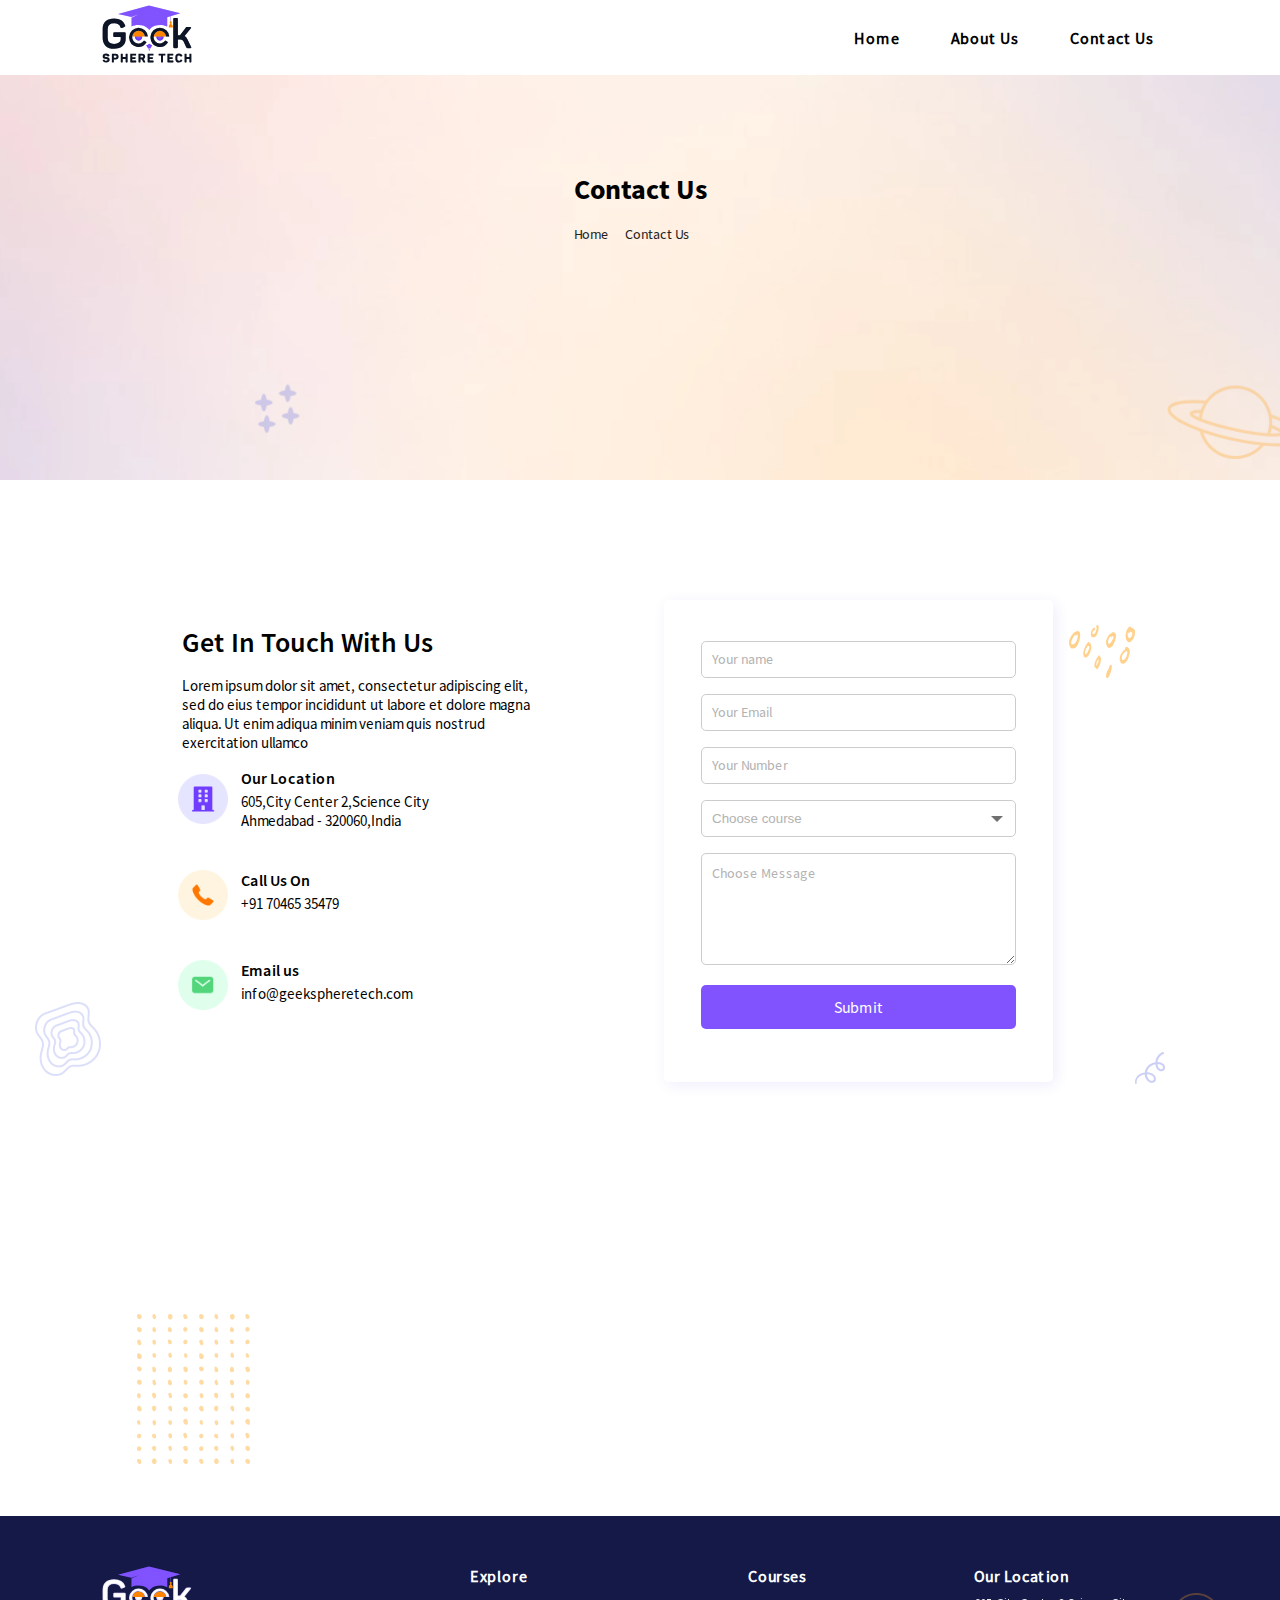
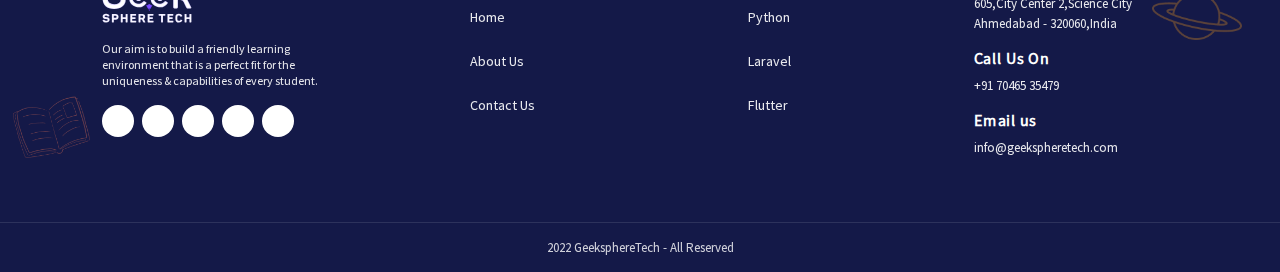
<file: contact.html>
<!DOCTYPE html>
<html lang="en">

<head>
  <meta charset="UTF-8" />
  <meta http-equiv="X-UA-Compatible" content="IE=edge" />
  <meta name="viewport" content="width=device-width, initial-scale=1.0" />
  <title>Contact Us</title>
  <link rel="stylesheet" href="./assets/style.css">
  <link rel="stylesheet" href="https://cdnjs.cloudflare.com/ajax/libs/font-awesome/6.2.1/css/all.min.css"
    integrity="sha512-MV7K8+y+gLIBoVD59lQIYicR65iaqukzvf/nwasF0nqhPay5w/9lJmVM2hMDcnK1OnMGCdVK+iQrJ7lzPJQd1w=="
    crossorigin="anonymous" referrerpolicy="no-referrer" />
</head>
<style>
  .mapouter {
    position: relative;
    text-align: right;
    /* width: 600px; */
    height: 400px;
    top: -131px;
    left: -85px;
  }

  .gmap_canvas {
    overflow: hidden;
    background: none !important;
    /* width: 600px; */
    height: 400px;
  }

  .gmap_iframe {
    width: 900px;
    height: 350px;
  }
</style>
<body>
  <div class="header">
    <div class="container ps-0">
      <div class="header-right d-flex">
        <a class="active" href="#home">
          <p>English</p>
          <img src="./assets/images/Icon ionic-md-arrow-dropdown.svg" alt="">
        </a>
        <a href="#contact" class="cont-header">
          <img src="./assets/images/Icon feather-mail.svg" alt="">
          <p><span>Demo@gmail.com</span></p>
        </a>
        <a href="#about">
          <img src="./assets/images/phone-handset-line.svg" alt="">
          <p><span>Demo@gmail.com</span></p>
        </a>
      </div>
    </div>
  </div>
  <div class="navbar">
    <div class="container">
      <div class="nav">
        <input type="checkbox" id="nav-check">
        <div class="nav-header">
          <div class="nav-title position-relative">
            <img src="./assets/images/Geeksphere Tech logo-01.svg" alt="">
          </div>
        </div>
        <div class="nav-btn">
          <label for="nav-check">
            <i class="fas fa-bars"></i>
          </label>
        </div>

        <div class="nav-links">
          <div class="row mx-auto d-flex justify-content-between align-items-center nav-row">
            <div class="logo col-sm-6 ps-0">
              <img src="./assets/images/Geeksphere Tech logo-01.svg" alt="">
            </div>
          </div>
          <a href="./index.html">Home</a>
          <a href="./about.html">About Us</a>
          <a href="./contact.html">Contact Us</a>

        </div>
      </div>
    </div>
  </div>
  <div class="abouthero-banner">
    <div class="container">
      <div class="d-flex justify-content-start align-items-center">
        <div class="mx-auto my-10">
          <h1 class="h3">Contact Us</h1>
          <ul class="list-unstyled d-flex mt-3 breadcrumbs">
            <li class="me-1">
              <a href="./index.html">Home<i class="fas fa-chevron-right ms-2"></i></a>
            </li>
            <li class="mx-1">
              <a href="./contact.html">Contact Us</a>
            </li>
          </ul>
        </div>
      </div>
    </div>
  </div>
  <section class="sec-2 sec" id="contact">
    <div class="container position-relative">
      <div class="row p-64 d-flex">
        <div class="col-lg-6 col-md-6 col-sm-12 pt-4 pe-64">
          <div class="px-3">
            <h6 class="h3 mb-3">Get In Touch With Us</h6>
            <p class="mb-3 pe-4">Lorem ipsum dolor sit amet, consectetur adipiscing elit, sed do eius tempor incididunt
              ut labore et dolore magna aliqua. Ut enim adiqua minim veniam quis nostrud exercitation ullamco</p>
          </div>
          <div class="row px-3 pb-3 ">
            <div class="col-lg-2 col-md-2 col-sm-2 pe-0 contact-info ps-0">
              <img src="./assets/images/ourlocationimg.png" alt="">
            </div>
            <div class="col-lg-10 col-md-10 col-sm-10 ps-1">
              <h6 class="mb-1">Our Location</h6>
              <p>605,City Center 2,Science City <br> Ahmedabad - 320060,India</p>
            </div>
          </div>
          <div class="row px-3 mt-4 mb-2 pb-3">
            <div class="col-lg-2 col-md-2 col-sm-2 pe-0 contact-info ps-0">
              <img src="./assets/images/callusimg.png" alt="">
            </div>
            <div class="col-lg-10 col-md-10 col-sm-10 ps-1 ">
              <h6 class="mb-1">Call Us On</h6>
              <p>+91 70465 35479</p>
            </div>
          </div>
          <div class="row px-3 mt-4 mb-5 pb-5">
            <div class="col-lg-2 col-md-2 col-sm-2 pe-0 contact-info ps-0">
              <img src="./assets/images/mailusimg.png" alt="">
            </div>
            <div class="col-lg-10 col-md-10 col-sm-10 ps-1">
              <h6 class="mb-1">Email us</h6>
              <p>info@geekspheretech.com</p>
            </div>
          </div>
        </div>
        <div class="col-lg-6 col-md-6 col-sm-12 contact-form ms-4 mb-4">
          <form class="p-4">
            <div class="row mt-3">
              <div class="col-lg-12">
                <label></label>
                <input type="text" id="Your name" class="form-control" control="input" name="Your name"
                  placeholder="Your name" autocomplete="off" />
              </div>
            </div>

            <div class="row my-3">
              <div class="col-lg-12">
                <label></label>
                <input type="email" id="Your Email" class="form-control" control="input" name="Your Email"
                  placeholder="Your Email" autocomplete="off" required />
              </div>
            </div>

            <div class="row my-3">
              <div class="col-lg-12">
                <label></label>
                <input type="tel" id="Your Number" class="form-control" control="input" name="Your Number"
                  placeholder="Your Number" autocomplete="off" required />
              </div>
            </div>

            <div class="row my-3">
              <div class="col-lg-12">
                <label></label>
                <select name="cars" id="cars" class="form-control form-select">
                  <option value="Choose course">Choose course</option>
                  <option value="Reactjs">Reactjs</option>
                  <option value="Python">Python</option>
                  <option value="Java">Java</option>
                </select>
              </div>
            </div>
            <div class="row my-3 text-start">
              <div class="col-lg-12">
                <label></label>
                <textarea name="" id="" cols="30" rows="6" class="form-control" placeholder="Choose Message"
                  required></textarea>
              </div>
            </div>

            <div class="row my-3 text-start">
              <div class="col-lg-12">
                <button type="submit" class="submit-btn" id="contactus">Submit</button>
              </div>
            </div>
          </form>
        </div>
      </div>
    </div>
  </section>
  <section class="sec-3" id="map">
    <div class="container position-relative">
      <div class="row mx-auto">
        <div class="col-lg-12 col-md-12 col-sm-12 map-img px-3">
          <!-- <img src="./assets/images/mapimg.png" alt="" /> -->
          <div class="mapouter">
            <div class="gmap_canvas"><iframe class="gmap_iframe" frameborder="0" scrolling="no" marginheight="0"
                marginwidth="0"
                src="https://maps.google.com/maps?width=600&amp;height=400&amp;hl=en&amp;q=city center-2 ,science city road, Ahmedabad&amp;t=&amp;z=14&amp;ie=UTF8&amp;iwloc=B&amp;output=embed"></iframe></div>
            
          </div>
        </div>
      </div>
    </div>
  </section>
  <!-- footer  -->
  <section class="position-relative footer">
    <div class="container">
      <div class="row d-flex justify-content-center">
        <div class="col-lg-3 col-md-4 col-sm-6 footer-sec-1">
          <div class="heading-02"><img src="./assets/images/Geeksphere Tech logo White-02.svg" alt="logo"></div>
          <p class="">Our aim is to build a friendly learning environment that is a perfect fit for the
            uniqueness & capabilities of every student.</p>
          <ul class="d-flex justify-content-left align-items-center mt-3 social-icons">
            <li class="me-1">
              <a href="#">
                <i class="fab fa-facebook"></i>
              </a>
            </li>
            <li class="mx-1">
              <a href="#">
                <i class="fab fa-twitter"></i>
              </a>
            </li>
            <li class="mx-1">
              <a href="#">
                <i class="fab fa-instagram"></i>
              </a>
            </li>
            <li class="mx-1">
              <a href="#">
                <i class="fab fa-linkedin"></i>
              </a>
            </li>
            <li class="mx-1">
              <a href="#">
                <i class="fab fa-telegram"></i>
              </a>
            </li>
          </ul>
        </div>
        <div class="col-lg-3 col-md-2 col-sm-6 d-flex align-items-center flex-column footer-sec-2">
          <ul>
            <li>
              <p>Explore</p>
            </li>
            <li class="mb-4">
              <a href="./index.html">
                Home
              </a>
            </li>
            <li class="mb-4">
              <a href="./about.html">
                About Us
              </a>
            </li>
            <li class="mb-4">
              <a href="./contact.html">
                Contact Us
              </a>
            </li>
          </ul>
        </div>
        <div class="col-lg-3 col-md-2 col-sm-6 d-flex align-items-center flex-column footer-sec-3">
          <ul>
            <li>
              <p>Courses</p>
            </li>
            <li class="mb-4">
              <a href="./Course.html">
                Python
              </a>
            </li>
            <li class="mb-4">
              <a href="./Course.html">
                Laravel
              </a>
            </li>
            <li class="mb-4">
              <a href="./Course.html">
                Flutter
              </a>
            </li>
          </ul>
        </div>
        <div class="col-lg-3 col-md-4 col-sm-6 d-flex align-items-center flex-column footer-sec-4">
          <ul>
            <li class="mb-3">
              <div class="heading-03">Our Location</div>
              <a href="https://goo.gl/maps/uDvAJ2U2SsDxjTAMA">605,City Center 2,Science City <br>
                Ahmedabad - 320060,India</a>
            </li>
            <li class="mb-3">
              <div class="heading-03">Call Us On</div>
              <a href="tel:917046535479">+91 70465 35479</a>
            </li>
            <li class="mb-3">
              <div class="heading-03">Email us</div>
              <a href="mailto:info@geekspheretech.com"> info@geekspheretech.com</a></p>
            </li>
          </ul>
        </div>
      </div>
    </div>
    <img src="./assets/images/object6.png" alt="object" class="object6 position-absolute">
    <img src="./assets/images/object8.png" alt="object" class="object8 position-absolute">
  </section>
  <footer class="py-3">
    <p class="text-center">2022 GeeksphereTech - All Reserved</p>
  </footer>
  <script src="./assets/script.js"></script>
</body>

</html>
</file>
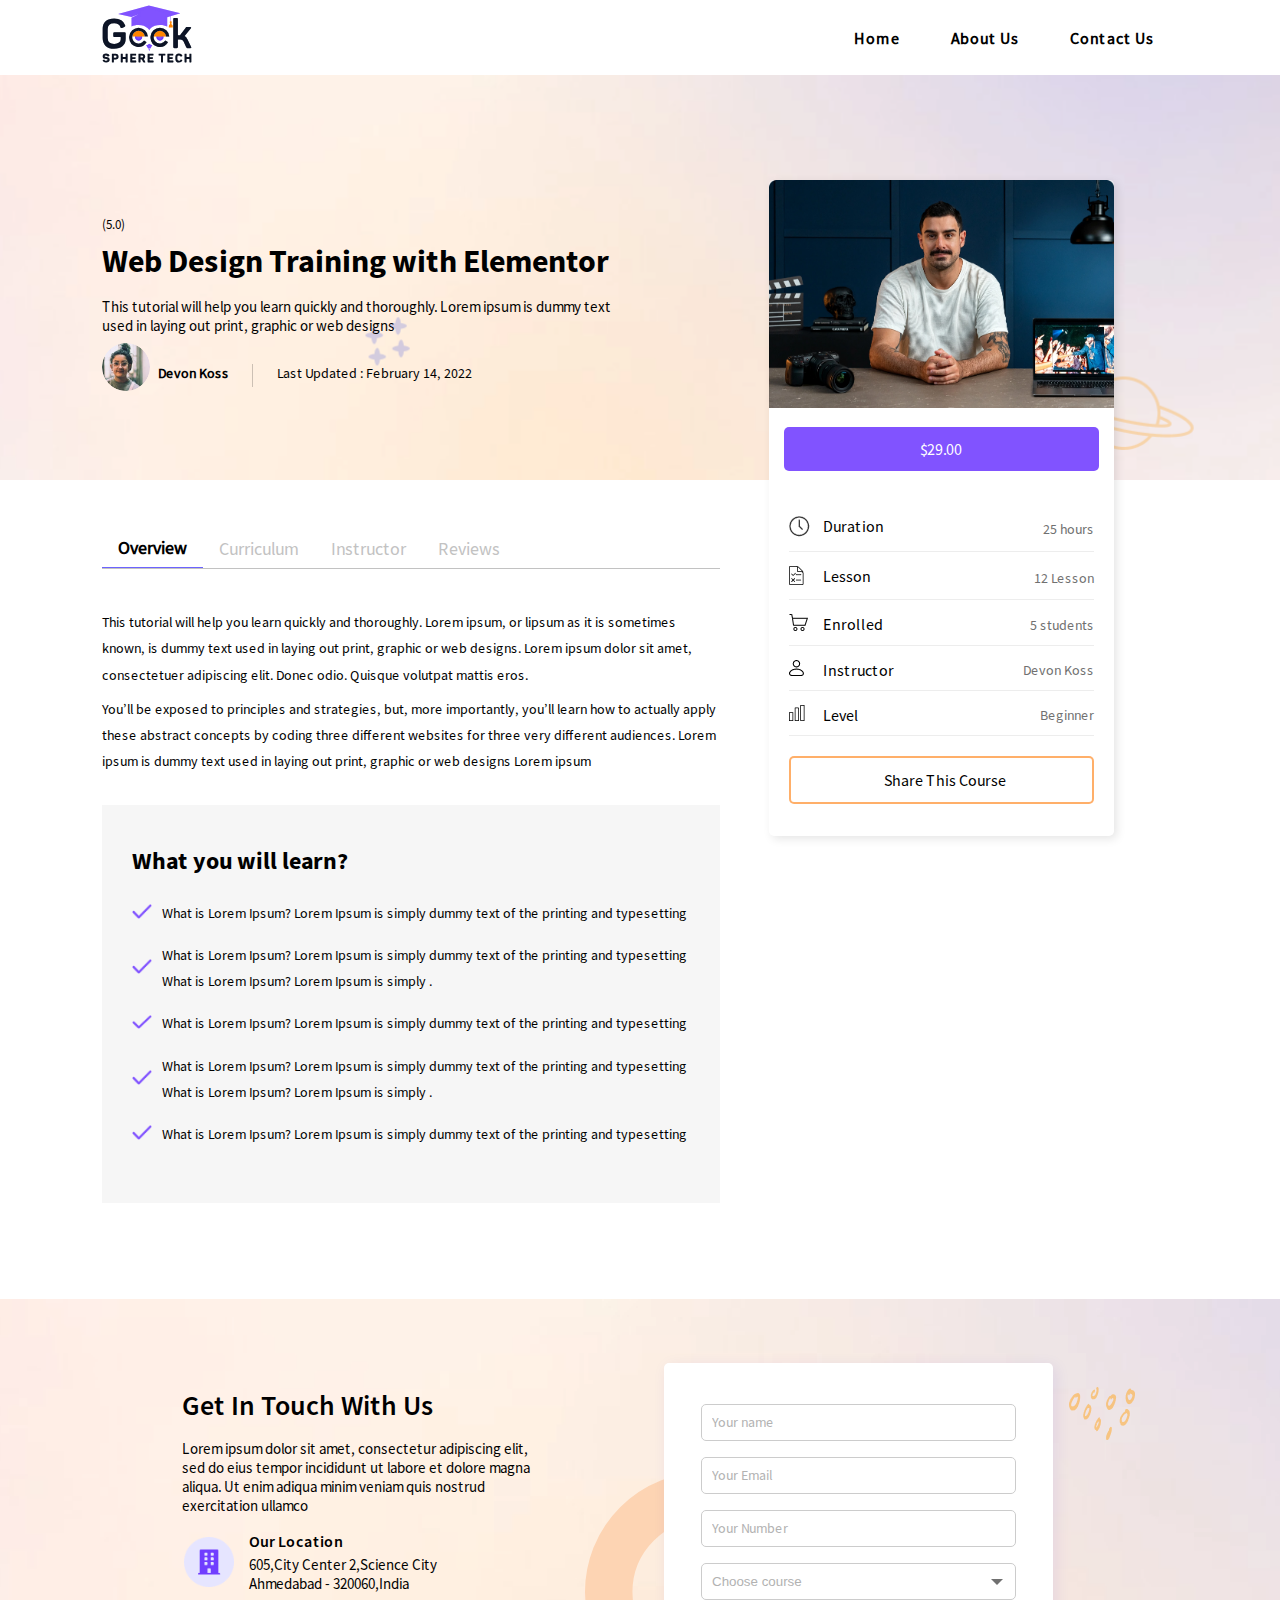
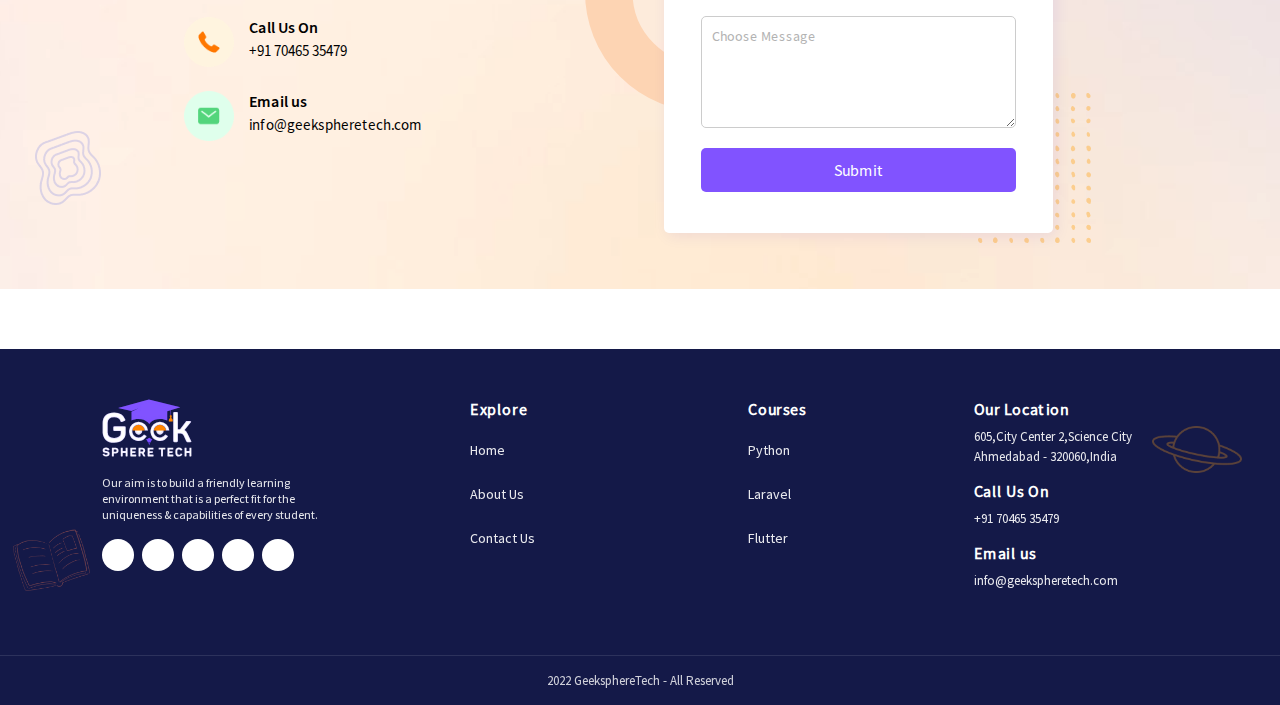
<file: Course.html>
<!DOCTYPE html>
<html lang="en">

<head>
    <meta charset="UTF-8" />
    <meta http-equiv="X-UA-Compatible" content="IE=edge" />
    <meta name="viewport" content="width=device-width, initial-scale=1.0" />
    <title>Courses</title>
    <link rel="stylesheet" href="./assets/style.css" />
    <link rel="stylesheet" href="https://cdnjs.cloudflare.com/ajax/libs/font-awesome/6.2.1/css/all.min.css"
        integrity="sha512-MV7K8+y+gLIBoVD59lQIYicR65iaqukzvf/nwasF0nqhPay5w/9lJmVM2hMDcnK1OnMGCdVK+iQrJ7lzPJQd1w=="
        crossorigin="anonymous" referrerpolicy="no-referrer" />
</head>

<body>
    <div class="header">
        <div class="container ps-0">
            <div class="header-right d-flex">
                <a class="active" href="#home">
                    <p>English</p>
                    <img src="./assets/images/Icon ionic-md-arrow-dropdown.svg" alt="">
                </a>
                <a href="#contact" class="cont-header">
                    <img src="./assets/images/Icon feather-mail.svg" alt="">
                 <p><span>Demo@gmail.com</span></p>
                </a>
                <a href="#about">
                    <img src="./assets/images/phone-handset-line.svg" alt="">
                    <p><span>Demo@gmail.com</span></p>
                </a>
            </div>
        </div>
    </div>
    <div class="navbar">
        <div class="container">
            <div class="nav">
                <input type="checkbox" id="nav-check">
                <div class="nav-header">
                    <div class="nav-title position-relative">
                       <img src="./assets/images/Geeksphere Tech logo-01.svg" alt="">
                    </div>
                </div>
                <div class="nav-btn">
                    <label for="nav-check">
                        <i class="fas fa-bars"></i>
                    </label>
                </div>

                <div class="nav-links">
                    <div class="row mx-auto d-flex justify-content-between align-items-center nav-row">
                        <div class="logo col-sm-6 ps-0">
                           <img src="./assets/images/Geeksphere Tech logo-01.svg" alt="">
                        </div>
                    </div>
                    <a href="./index.html">Home</a>
                    <a href="./about.html">About Us</a>
                    <a href="./contact.html">Contact Us</a>
                    
                </div>
            </div>
        </div>
    </div>
    <div class="sec-breadcrumbs d-flex justify-content-center align-items-center">
        <div class="container">
            <div class="row sec-bread mt-5">
                <div class="col-lg-6 col-md-12 col-sm-12">
                    <div class="cousre_content">
                        <p class="rating">
                            <i class="fas fa-star"></i><i class="fas fa-star"></i><i class="fas fa-star"></i><i
                                class="fas fa-star"></i><i class="fas fa-star"></i><span
                                class="total-ranking">(5.0)</span>
                        </p>
                        <h1 class="course-heading mb-3">
                            Web Design Training with Elementor
                        </h1>
                        <p class="course-desc">
                            This tutorial will help you learn quickly and thoroughly. Lorem
                            ipsum is dummy text used in laying out print, graphic or web
                            designs
                        </p>
                        <div class="d-flex align-items-center owner-detail">
                            <div class="d-flex flex-row align-items-center">
                                <div class="user-images me-2">
                                    <img src="./assets/images/userimg1.png" alt="user" class="img-fluid" />
                                </div>
                                <div class="home-details">
                                    <p class="mb-0 fw-600 owner-name">Devon Koss</p>
                                </div>
                            </div>
                            <p class="mb-0 ms-5 course-update position-relative">
                                Last Updated :
                                <span class="text-primary">February 14, 2022</span>
                            </p>
                        </div>
                    </div>
                </div>
            </div>
        </div>
    </div>
    <!-- card sec -->
    <section class="mb-5 tab-card-sec" style="margin-bottom: 40px">
        <div class="container py-5 tab-course-sec">
            <div class="row d-flex">
                <div class="col-lg-7 col-md-12 col-sm-12 course-nav position-relative">
                    <div class="tab">
                        <button class="tablinks active" onclick="openCity(event, 'Overview')">Overview</button>
                        <button class="tablinks" onclick="openCity(event, 'Curriculum')">Curriculum</button>
                        <button class="tablinks" onclick="openCity(event, 'Instructor')">Instructor</button>
                        <button class="tablinks" onclick="openCity(event, 'Reviews')">Reviews</button>
                      </div>
                      
                      <div id="Overview" class="tabcontent active">
                        <div class="tab-desc">
                            <p class="p-tag mb-2">
                                This tutorial will help you learn quickly and thoroughly.
                                Lorem ipsum, or lipsum as it is sometimes known, is dummy
                                text used in laying out print, graphic or web designs. Lorem
                                ipsum dolor sit amet, consectetuer adipiscing elit. Donec
                                odio. Quisque volutpat mattis eros.
                            </p>
                            <p class="p-tag">
                                You’ll be exposed to principles and strategies, but, more
                                importantly, you’ll learn how to actually apply these
                                abstract concepts by coding three different websites for
                                three very different audiences. Lorem ipsum is dummy text
                                used in laying out print, graphic or web designs Lorem ipsum
                            </p>
                            <div class="learn-course-description">
                                <h2 class="mb-4">What you will learn?</h2>
                                <ul class="list-unstyled">
                                    <li class="d-flex justify-content-start align-items-center mb-3">
                                        <div style="max-width: 30px; margin-right: 10px">
                                            <img src="./assets/images/Icon feather-check.png" alt="arrow"
                                                style="width: 20px" />
                                        </div>
                                        <p class="mb-0">
                                            What is Lorem Ipsum? Lorem Ipsum is simply dummy text
                                            of the printing and typesetting
                                        </p>
                                    </li>
                                    <li class="d-flex justify-content-start align-items-center mb-3">
                                        <div style="max-width: 30px; margin-right: 10px">
                                            <img src="./assets/images/Icon feather-check.png" alt="arrow"
                                                style="width: 20px" />
                                        </div>
                                        <p class="mb-0">
                                            What is Lorem Ipsum? Lorem Ipsum is simply dummy text of the printing and typesetting What is Lorem Ipsum? Lorem Ipsum is simply .
                                        </p>
                                    </li>
                                    <li class="d-flex justify-content-start align-items-center mb-3">
                                        <div style="max-width: 30px; margin-right: 10px">
                                            <img src="./assets/images/Icon feather-check.png" alt="arrow"
                                                style="width: 20px" />
                                        </div>
                                        <p class="mb-0">
                                            What is Lorem Ipsum? Lorem Ipsum is simply dummy text of the printing and typesetting
                                        </p>
                                    </li>
                                    <li class="d-flex justify-content-start align-items-center mb-3">
                                        <div style="max-width: 30px; margin-right: 10px">
                                            <img src="./assets/images/Icon feather-check.png" alt="arrow"
                                                style="width: 20px" />
                                        </div>
                                        <p class="mb-0">
                                            What is Lorem Ipsum? Lorem Ipsum is simply dummy text of the printing and typesetting What is Lorem Ipsum? Lorem Ipsum is simply .
                                        </p>
                                    </li>
                                    <li class="d-flex justify-content-start align-items-center mb-3">
                                        <div style="max-width: 30px; margin-right: 10px">
                                            <img src="./assets/images/Icon feather-check.png" alt="arrow"
                                                style="width: 20px" />
                                        </div>
                                        <p class="mb-0">
                                            What is Lorem Ipsum? Lorem Ipsum is simply dummy text of the printing and typesetting
                                        </p>
                                    </li>
                                </ul>
                            </div>
                      </div>
                      </div>
                      <div id="Curriculum" class="tabcontent">
                        <div class="tab-desc">
                            <p class="p-tag mb-2">
                                This tutorial will help you learn quickly and thoroughly.
                                Lorem ipsum, or lipsum as it is sometimes known, is dummy
                                text used in laying out print, graphic or web designs. Lorem
                                ipsum dolor sit amet, consectetuer adipiscing elit. Donec
                                odio. Quisque volutpat mattis eros.
                            </p>
                            <p class="p-tag">
                                You’ll be exposed to principles and strategies, but, more
                                importantly, you’ll learn how to actually apply these
                                abstract concepts by coding three different websites for
                                three very different audiences. Lorem ipsum is dummy text
                                used in laying out print, graphic or web designs Lorem ipsum
                            </p>
                            <div class="learn-course-description">
                                <h2 class="mb-4">What you will learn?</h2>
                                <ul class="list-unstyled">
                                    <li class="d-flex justify-content-start align-items-center mb-3">
                                        <div style="max-width: 30px; margin-right: 10px">
                                            <img src="./assets/images/Icon feather-check.png" alt="arrow"
                                                style="width: 20px" />
                                        </div>
                                        <p class="mb-0">
                                            What is Lorem Ipsum? Lorem Ipsum is simply dummy text
                                            of the printing and typesetting
                                        </p>
                                    </li>
                                    <li class="d-flex justify-content-start align-items-center mb-3">
                                        <div style="max-width: 30px; margin-right: 10px">
                                            <img src="./assets/images/Icon feather-check.png" alt="arrow"
                                                style="width: 20px" />
                                        </div>
                                        <p class="mb-0">
                                            What is Lorem Ipsum? Lorem Ipsum is simply dummy text of the printing and typesetting What is Lorem Ipsum? Lorem Ipsum is simply .
                                        </p>
                                    </li>
                                    <li class="d-flex justify-content-start align-items-center mb-3">
                                        <div style="max-width: 30px; margin-right: 10px">
                                            <img src="./assets/images/Icon feather-check.png" alt="arrow"
                                                style="width: 20px" />
                                        </div>
                                        <p class="mb-0">
                                            What is Lorem Ipsum? Lorem Ipsum is simply dummy text of the printing and typesetting
                                        </p>
                                    </li>
                                    <li class="d-flex justify-content-start align-items-center mb-3">
                                        <div style="max-width: 30px; margin-right: 10px">
                                            <img src="./assets/images/Icon feather-check.png" alt="arrow"
                                                style="width: 20px" />
                                        </div>
                                        <p class="mb-0">
                                            What is Lorem Ipsum? Lorem Ipsum is simply dummy text of the printing and typesetting What is Lorem Ipsum? Lorem Ipsum is simply .
                                        </p>
                                    </li>
                                    <li class="d-flex justify-content-start align-items-center mb-3">
                                        <div style="max-width: 30px; margin-right: 10px">
                                            <img src="./assets/images/Icon feather-check.png" alt="arrow"
                                                style="width: 20px" />
                                        </div>
                                        <p class="mb-0">
                                            What is Lorem Ipsum? Lorem Ipsum is simply dummy text of the printing and typesetting
                                        </p>
                                    </li>
                                </ul>
                            </div>
                      </div>
                      </div>
                      
                      <div id="Instructor" class="tabcontent">
                        <div class="tab-desc">
                            <p class="p-tag mb-2">
                                This tutorial will help you learn quickly and thoroughly.
                                Lorem ipsum, or lipsum as it is sometimes known, is dummy
                                text used in laying out print, graphic or web designs. Lorem
                                ipsum dolor sit amet, consectetuer adipiscing elit. Donec
                                odio. Quisque volutpat mattis eros.
                            </p>
                            <p class="p-tag">
                                You’ll be exposed to principles and strategies, but, more
                                importantly, you’ll learn how to actually apply these
                                abstract concepts by coding three different websites for
                                three very different audiences. Lorem ipsum is dummy text
                                used in laying out print, graphic or web designs Lorem ipsum
                            </p>
                            <div class="learn-course-description">
                                <h2 class="mb-4">What you will learn?</h2>
                                <ul class="list-unstyled">
                                    <li class="d-flex justify-content-start align-items-center mb-3">
                                        <div style="max-width: 30px; margin-right: 10px">
                                            <img src="./assets/images/Icon feather-check.png" alt="arrow"
                                                style="width: 20px" />
                                        </div>
                                        <p class="mb-0">
                                            What is Lorem Ipsum? Lorem Ipsum is simply dummy text
                                            of the printing and typesetting
                                        </p>
                                    </li>
                                    <li class="d-flex justify-content-start align-items-center mb-3">
                                        <div style="max-width: 30px; margin-right: 10px">
                                            <img src="./assets/images/Icon feather-check.png" alt="arrow"
                                                style="width: 20px" />
                                        </div>
                                        <p class="mb-0">
                                            What is Lorem Ipsum? Lorem Ipsum is simply dummy text of the printing and typesetting What is Lorem Ipsum? Lorem Ipsum is simply .
                                        </p>
                                    </li>
                                    <li class="d-flex justify-content-start align-items-center mb-3">
                                        <div style="max-width: 30px; margin-right: 10px">
                                            <img src="./assets/images/Icon feather-check.png" alt="arrow"
                                                style="width: 20px" />
                                        </div>
                                        <p class="mb-0">
                                            What is Lorem Ipsum? Lorem Ipsum is simply dummy text of the printing and typesetting
                                        </p>
                                    </li>
                                    <li class="d-flex justify-content-start align-items-center mb-3">
                                        <div style="max-width: 30px; margin-right: 10px">
                                            <img src="./assets/images/Icon feather-check.png" alt="arrow"
                                                style="width: 20px" />
                                        </div>
                                        <p class="mb-0">
                                            What is Lorem Ipsum? Lorem Ipsum is simply dummy text of the printing and typesetting What is Lorem Ipsum? Lorem Ipsum is simply .
                                        </p>
                                    </li>
                                    <li class="d-flex justify-content-start align-items-center mb-3">
                                        <div style="max-width: 30px; margin-right: 10px">
                                            <img src="./assets/images/Icon feather-check.png" alt="arrow"
                                                style="width: 20px" />
                                        </div>
                                        <p class="mb-0">
                                            What is Lorem Ipsum? Lorem Ipsum is simply dummy text of the printing and typesetting
                                        </p>
                                    </li>
                                </ul>
                            </div>
                      </div>
                      </div>
                      <div id="Reviews" class="tabcontent">
                        <div class="tab-desc">
                            <p class="p-tag mb-2">
                                This tutorial will help you learn quickly and thoroughly.
                                Lorem ipsum, or lipsum as it is sometimes known, is dummy
                                text used in laying out print, graphic or web designs. Lorem
                                ipsum dolor sit amet, consectetuer adipiscing elit. Donec
                                odio. Quisque volutpat mattis eros.
                            </p>
                            <p class="p-tag">
                                You’ll be exposed to principles and strategies, but, more
                                importantly, you’ll learn how to actually apply these
                                abstract concepts by coding three different websites for
                                three very different audiences. Lorem ipsum is dummy text
                                used in laying out print, graphic or web designs Lorem ipsum
                            </p>
                            <div class="learn-course-description">
                                <h2 class="mb-4">What you will learn?</h2>
                                <ul class="list-unstyled">
                                    <li class="d-flex justify-content-start align-items-center mb-3">
                                        <div style="max-width: 30px; margin-right: 10px">
                                            <img src="./assets/images/Icon feather-check.png" alt="arrow"
                                                style="width: 20px" />
                                        </div>
                                        <p class="mb-0">
                                            What is Lorem Ipsum? Lorem Ipsum is simply dummy text
                                            of the printing and typesetting
                                        </p>
                                    </li>
                                    <li class="d-flex justify-content-start align-items-center mb-3">
                                        <div style="max-width: 30px; margin-right: 10px">
                                            <img src="./assets/images/Icon feather-check.png" alt="arrow"
                                                style="width: 20px" />
                                        </div>
                                        <p class="mb-0">
                                            What is Lorem Ipsum? Lorem Ipsum is simply dummy text of the printing and typesetting What is Lorem Ipsum? Lorem Ipsum is simply .
                                        </p>
                                    </li>
                                    <li class="d-flex justify-content-start align-items-center mb-3">
                                        <div style="max-width: 30px; margin-right: 10px">
                                            <img src="./assets/images/Icon feather-check.png" alt="arrow"
                                                style="width: 20px" />
                                        </div>
                                        <p class="mb-0">
                                            What is Lorem Ipsum? Lorem Ipsum is simply dummy text of the printing and typesetting
                                        </p>
                                    </li>
                                    <li class="d-flex justify-content-start align-items-center mb-3">
                                        <div style="max-width: 30px; margin-right: 10px">
                                            <img src="./assets/images/Icon feather-check.png" alt="arrow"
                                                style="width: 20px" />
                                        </div>
                                        <p class="mb-0">
                                            What is Lorem Ipsum? Lorem Ipsum is simply dummy text of the printing and typesetting What is Lorem Ipsum? Lorem Ipsum is simply .
                                        </p>
                                    </li>
                                    <li class="d-flex justify-content-start align-items-center mb-3">
                                        <div style="max-width: 30px; margin-right: 10px">
                                            <img src="./assets/images/Icon feather-check.png" alt="arrow"
                                                style="width: 20px" />
                                        </div>
                                        <p class="mb-0">
                                            What is Lorem Ipsum? Lorem Ipsum is simply dummy text of the printing and typesetting
                                        </p>
                                    </li>
                                </ul>
                            </div>
                      </div>
                      </div>
                      
                </div>
            <div class="col-lg-5 col-md-12 col-sm-12">
                <div class="d-flex justify-content-end card-course">
                    <div class="course-section position-absolute">
                        <div class="courseVideo"><img src="./assets/images/coursecardimg.png" alt="course" class="img-fluid"></div>
                        <div class="course-detail">
                            <div class="coursePrise"></div><button class="submit-btn btn w-100">$29.00</button>
                        </div>
                        <div class="courseDesc">
                            <ul class="list-unstyled">
                                <li class="d-flex justify-content-between align-items-center my-1">
                                    <div class="d-flex justify-content-center ">
                                        <div class="list_image"><img src="./assets/images/duration.png" alt="duration" class="img-fluid">
                                        </div><span class="list_title">Duration</span>
                                    </div>
                                    <div class="list_data">
                                        <p class="mb-0 p-tag">25 hours</p>
                                    </div>
                                </li>
                                <li class="d-flex justify-content-between align-items-center my-1">
                                    <div class="d-flex justify-content-center">
                                        <div class="list_image"><img src="./assets/images/lesson.png" alt="duration" class="img-fluid">
                                        </div><span class="list_title">Lesson</span>
                                    </div>
                                    <div class="list_data">
                                        <p class="mb-0 p-tag">12 Lesson</p>
                                    </div>
                                </li>
                                <li class="d-flex justify-content-between align-items-center my-1">
                                    <div class="d-flex justify-content-center ">
                                        <div class="list_image"><img src="./assets/images/enroll.png" alt="duration" class="img-fluid">
                                        </div><span class="list_title">Enrolled</span>
                                    </div>
                                    <div class="list_data">
                                        <p class="mb-0 p-tag">5 students</p>
                                    </div>
                                </li>
                                <li class="d-flex justify-content-between align-items-center my-1">
                                    <div class="d-flex justify-content-center">
                                        <div class="list_image"><img src="./assets/images/user.png" alt="duration" class="img-fluid"></div>
                                        <span class="list_title">Instructor</span>
                                    </div>
                                    <div class="list_data">
                                        <p class="mb-0 p-tag">Devon Koss</p>
                                    </div>
                                </li>
                                <li class="d-flex justify-content-between align-items-center my-1">
                                    <div class="d-flex justify-content-center">
                                        <div class="list_image"><img src="./assets/images/level.png" alt="duration" class="img-fluid"></div>
                                        <span class="list_title">Level</span>
                                    </div>
                                    <div class="list_data">
                                        <p class="mb-0 p-tag">Beginner</p>
                                    </div>
                                </li>
                            </ul><button class="btn outline-btn w-100 my-3"><i class="fa fa-share-alt me-2"></i> Share This
                                Course</button>
                        </div>
                    </div>
                </div>
            </div>
    </section>
    <!-- contactus sec -->
    <section class="sec-4 contactus" id="contact">
        <div class="container position-relative">
            <div class="row p-64 d-flex contact-sec">
                <div class="col-lg-6 col-md-6 col-sm-12 pt-4 pe-64">
                    <div class="px-3">
                <h6 class="h3 mb-3">Get In Touch With Us</h6>
                <p class="mb-3 pe-4">Lorem ipsum dolor sit amet, consectetur adipiscing elit, sed do eius tempor incididunt ut labore et dolore magna aliqua. Ut enim adiqua minim veniam quis nostrud exercitation ullamco</p>
            </div>
                <div class="row px-3">
                    <div class="col-lg-2 col-md-2 col-sm-2 pe-0 contact-info">
                        <img src="./assets/images/ourlocationimg.png" alt="">
                    </div>
                    <div class="col-lg-10 col-md-10 col-sm-10">
                    <h6 class="mb-1">Our Location</h6>
                    <p>605,City Center 2,Science City <br> Ahmedabad - 320060,India</p>
                    </div>
                </div>
                <div class="row px-3 my-4">
                    <div class="col-lg-2 col-md-2 col-sm-2  pe-0 contact-info">
                        <img src="./assets/images/callusimg.png" alt="">
                    </div>
                    <div class="col-lg-10 col-md-10 col-sm-10">
                    <h6 class="mb-1">Call Us On</h6>
                    <p>+91 70465 35479</p>
                    </div>
                </div>
                <div class="row px-3 my-4">
                    <div class="col-lg-2 col-md-2 col-sm-2 pe-0 contact-info">
                        <img src="./assets/images/mailusimg.png" alt="">
                    </div>
                    <div class="col-lg-10 col-md-10 col-sm-10">
                    <h6 class="mb-1">Email us</h6>
                    <p>info@geekspheretech.com</p>
                    </div>
                </div>
                </div>
                <div class="col-lg-6 col-md-6 col-sm-12 contact-form ms-4">
                    <form class="p-4">
                        <div class="row mt-3">
                            <div class="col-lg-12">
                                <label></label>
                                <input type="text" id="Your name" class="form-control"
                                control="input"name="Your name" placeholder="Your name" autocomplete="off">
                            </div>
                        </div>
                    
                        <div class="row my-3">
                            <div class="col-lg-12">
                                <label></label>
                                <input type="email" id="Your Email" class="form-control"
                                control="input"name="Your Email" placeholder="Your Email" autocomplete="off">
                            </div>
                        </div>

                       <div class="row my-3">
                            <div class="col-lg-12">
                                <label></label>
                                <input type="tel" id="Your Number" class="form-control"
                                control="input"name="Your Number" placeholder="Your Number" autocomplete="off">
                            </div>
                        </div>
                        <div class="row my-3">
                            <div class="col-lg-12">
                                <label></label>
                                <select name="cars" id="cars" class="form-control form-select">
                                    <option value="Choose course">Choose course</option>
                                    <option value="Reactjs">Reactjs</option>
                                    <option value="Python">Python</option>
                                    <option value="Java">Java</option>
                                  </select>
                                
                            </div>
                        </div>
                        <div class="row my-3 text-start">
                            <div class="col-lg-12">
                                <label></label>
                                <textarea name="" id="" cols="30" rows="6" class="form-control" placeholder="Choose Message"></textarea>
                            </div>
                        </div>
                    
                        <div class="row my-3 text-start">
                            <div class="col-lg-12">
                                <button type="submit"class="submit-btn">Submit</button> 
                            </div>
                        </div>
                    
                    </form>
                </div>
            </div>
            
        </div>
    </section>
   <!-- footer  -->
   <section class="position-relative footer">
    <div class="container">
        <div class="row d-flex justify-content-center">
            <div class="col-lg-3 col-md-4 col-sm-6 footer-sec-1">
                <div class="heading-02"><img src="./assets/images/Geeksphere Tech logo White-02.svg" alt="logo"></div>
                <p class="">Our aim is to build a friendly learning environment that is a perfect fit for the
                    uniqueness & capabilities of every student.</p>
                <ul class="d-flex justify-content-left align-items-center mt-3 social-icons">
                    <li class="me-1">
                        <a href="#">
                            <i class="fab fa-facebook"></i>
                        </a>
                    </li>
                    <li class="mx-1">
                        <a href="#">
                            <i class="fab fa-twitter"></i>
                        </a>
                    </li>
                    <li class="mx-1">
                        <a href="#">
                            <i class="fab fa-instagram"></i>
                        </a>
                    </li>
                    <li class="mx-1">
                        <a href="#">
                            <i class="fab fa-linkedin"></i>
                        </a>
                    </li>
                    <li class="mx-1">
                        <a href="#">
                            <i class="fab fa-telegram"></i>
                        </a>
                    </li>
                </ul>
            </div>
            <div class="col-lg-3 col-md-2 col-sm-6 d-flex align-items-center flex-column footer-sec-2">
                <ul>
                    <li>
                        <p>Explore</p>
                    </li>
                    <li class="mb-4">
                        <a href="./index.html">
                            Home
                        </a>
                    </li>
                    <li class="mb-4">
                        <a href="./about.html">
                            About Us
                        </a>
                    </li>
                    <li class="mb-4">
                        <a href="./contact.html">
                            Contact Us
                        </a>
                    </li>
                </ul>
            </div>
            <div class="col-lg-3 col-md-2 col-sm-6 d-flex align-items-center flex-column footer-sec-3">
                <ul>
                    <li>
                        <p>Courses</p>
                    </li>
                    <li class="mb-4">
                        <a href="./Course.html">
                            Python
                        </a>
                    </li>
                    <li class="mb-4">
                        <a href="./Course.html">
                            Laravel
                        </a>
                    </li>
                    <li class="mb-4">
                        <a href="./Course.html">
                            Flutter
                        </a>
                    </li>
                </ul>
            </div>
            <div class="col-lg-3 col-md-4 col-sm-6 d-flex align-items-center flex-column footer-sec-4">
                <ul>
                    <li class="mb-3">
                        <div class="heading-03">Our Location</div>
                        <a href="https://goo.gl/maps/uDvAJ2U2SsDxjTAMA">605,City Center 2,Science City <br>
                            Ahmedabad - 320060,India</a>
                    </li>
                    <li class="mb-3">
                        <div class="heading-03">Call Us On</div>
                        <a href="tel:917046535479">+91 70465 35479</a>
                    </li>
                    <li class="mb-3">
                        <div class="heading-03">Email us</div>
                        <a href="mailto:info@geekspheretech.com"> info@geekspheretech.com</a></p>
                    </li>
                </ul>
            </div>
        </div>
    </div>
    <img src="./assets/images/object6.png" alt="object" class="object6 position-absolute">
    <img src="./assets/images/object8.png" alt="object" class="object8 position-absolute">
</section>
<footer class="py-3">
    <p class="text-center">2022 GeeksphereTech - All Reserved</p>
</footer>
    <script src="./assets/script.js"></script>
</body>

</html>
</file>
<file: assets/style.css>
* {
  margin: 0;
  padding: 0;
  box-sizing: border-box;
}

html {
  scroll-behavior: smooth;
}

body {
  font-family: SourceSansPro-Regular;
}

:root {
  --primary-color: #8153FF;
  --secondary-color: #FF7700;
  --star-color: #FFA41B;
  --white: #ffffff;
  --black: #000000;
  --color-white: #EEEEEE;
  --color-black: #212121;
  --border-color: #00000014;
  --color-icon: #989898;
  --footer: #141948;
  --footer-icon: #E6E5FF;

}
.form-control:-webkit-autofill,
.form-control:-webkit-autofill:hover,
.form-control:-webkit-autofill:focus,
.form-control:-webkit-autofill:active {
  -webkit-text-fill-color:#000000;
  transition: background-color 5000s ease-in-out 0s;
  -webkit-transition: background-color 5000s ease-in-out 0s;
  -moz-transition: background-color 5000s ease-in-out 0s;
  -ms-transition: background-color 5000s ease-in-out 0s;
  -o-transition: background-color 5000s ease-in-out 0s;
}
.primary-text {
  color: var(--primary-color);
}

.sec-text {
  color: var(--secondary-color);
}


a {
  text-decoration: none;
  cursor: pointer;
}

@font-face {
  font-family: SourceSansPro-Bold;
  src: url(./fonts/SourceSansPro-Bold.ttf);
}

@font-face {
  font-family: SourceSansPro-SemiBold;
  src: url(./fonts/SourceSansPro-SemiBold.ttf);
}

@font-face {
  font-family: SourceSansPro-Light;
  src: url(./fonts/SourceSansPro-Light.ttf);
}

@font-face {
  font-family: SourceSansPro-Regular;
  src: url(./fonts/SourceSansPro-Regular.ttf);
}


.f-bold,
h1,
h2,
h3 {
  font-family: SourceSansPro-Bold;
}

.f-semibold,
h4,
h5,
h6 {
  font-family: SourceSansPro-semibold;
}

/* .f-light,
h5,
h6 {
  font-family: SourceSansPro-Light;
  ;
} */

.f-regular,
p,
li,
a,
button,
label,
::placeholder {
  font-family: SourceSansPro-Regular;
}

::placeholder {
  font-size: 14px;
}

.pr-100 {
  padding-right: 100px;
}

.pr-95 {
  padding-right: 95px !important;
}

.h1 {
  font-size: 54px;
}

.h2 {
  font-size: 2rem
}

.h3 {
  font-size: 1.75rem
}

.h4 {
  font-size: 1.5rem
}

.h5 {
  font-size: 1.25rem
}

h6 {
  font-size: 1rem
}

p {
  font-size: 15px;
  color: var(--black);
  font-weight: 400;
}

ul {
  list-style: none;
}

.d-flex {
  display: flex;
}

.justify-content-start {
  justify-content: flex-start !important
}

.justify-content-end {
  justify-content: flex-end !important
}

.justify-content-center {
  justify-content: center !important
}

.justify-content-between {
  justify-content: space-between !important
}

.justify-content-around {
  justify-content: space-around !important
}

.justify-content-evenly {
  justify-content: space-evenly !important
}

.align-items-start {
  align-items: flex-start !important
}

.align-items-end {
  align-items: flex-end !important
}

.align-items-center {
  align-items: center !important
}

.align-items-baseline {
  align-items: baseline !important
}

.align-items-stretch {
  align-items: stretch !important
}

.text-center {
  text-align: center;
}

.flex-row {
  flex-direction: row;
}

.flex-column {
  flex-direction: column;
}

.position-relative {
  position: relative !important;
}

.position-absolute {
  position: absolute !important;
}

.w-100 {
  width: 100% !important;
}

.container {
  --bs-gutter-x: 1.5rem;
  --bs-gutter-y: 0;
  width: 100%;
  padding-right: calc(var(--bs-gutter-x) * .5);
  padding-left: calc(var(--bs-gutter-x) * .5);
  margin-right: auto;
  margin-left: auto
}

.row {
  --bs-gutter-x: 1.5rem;
  --bs-gutter-y: 0;
  display: flex;
  flex-wrap: wrap;
  margin-top: calc(var(--bs-gutter-y) * -1);
  margin-right: calc(var(--bs-gutter-x) * -.5);
  margin-left: calc(var(--bs-gutter-x) * -.5)
}

.row>* {
  flex-shrink: 0;
  width: 100%;
  max-width: 100%;
  padding-right: calc(var(--bs-gutter-x) * .5);
  padding-left: calc(var(--bs-gutter-x) * .5);
  margin-top: var(--bs-gutter-y)
}

/*
@media (min-width:1600px) {

  .container{
    max-width: 140px
  }
} */

.btn-primary:focus,
.btn-primary:focus-visible,
.btn-primary:active {
  border: none;
  box-shadow: none !important;
  outline: none;
}

.col-1 {
  flex: 0 0 auto;
  width: 8.33333333%
}

.col-2 {
  flex: 0 0 auto;
  width: 16.66666667%
}

.col-3 {
  flex: 0 0 auto;
  width: 25%
}

.col-4 {
  flex: 0 0 auto;
  width: 33.33333333%
}

.col-5 {
  flex: 0 0 auto;
  width: 41.66666667%
}

.col-6 {
  flex: 0 0 auto;
  width: 50%
}

.col-7 {
  flex: 0 0 auto;
  width: 58.33333333%
}

.col-8 {
  flex: 0 0 auto;
  width: 66.66666667%
}

.col-9 {
  flex: 0 0 auto;
  width: 75%
}

.col-10 {
  flex: 0 0 auto;
  width: 83.33333333%
}

.col-11 {
  flex: 0 0 auto;
  width: 91.66666667%
}

.col-12 {
  flex: 0 0 auto;
  width: 100%
}

@media (min-width:576px) {
  .col-sm {
    flex: 1 0 0%
  }

  .row-cols-sm-auto>* {
    flex: 0 0 auto;
    width: auto
  }

  .row-cols-sm-1>* {
    flex: 0 0 auto;
    width: 100%
  }

  .row-cols-sm-2>* {
    flex: 0 0 auto;
    width: 50%
  }

  .row-cols-sm-3>* {
    flex: 0 0 auto;
    width: 33.3333333333%
  }

  .row-cols-sm-4>* {
    flex: 0 0 auto;
    width: 25%
  }

  .row-cols-sm-5>* {
    flex: 0 0 auto;
    width: 20%
  }

  .row-cols-sm-6>* {
    flex: 0 0 auto;
    width: 16.6666666667%
  }

  .col-sm-auto {
    flex: 0 0 auto;
    width: auto
  }

  .col-sm-1 {
    flex: 0 0 auto;
    width: 8.33333333%
  }

  .col-sm-2 {
    flex: 0 0 auto;
    width: 16.66666667%
  }

  .col-sm-3 {
    flex: 0 0 auto;
    width: 25%
  }

  .col-sm-4 {
    flex: 0 0 auto;
    width: 33.33333333%
  }

  .col-sm-5 {
    flex: 0 0 auto;
    width: 41.66666667%
  }

  .col-sm-6 {
    flex: 0 0 auto;
    width: 50%
  }

  .col-sm-7 {
    flex: 0 0 auto;
    width: 58.33333333%
  }

  .col-sm-8 {
    flex: 0 0 auto;
    width: 66.66666667%
  }

  .col-sm-9 {
    flex: 0 0 auto;
    width: 75%
  }

  .col-sm-10 {
    flex: 0 0 auto;
    width: 83.33333333%
  }

  .col-sm-11 {
    flex: 0 0 auto;
    width: 91.66666667%
  }

  .col-sm-12 {
    flex: 0 0 auto;
    width: 100%
  }
}
@media (max-width:576px) {
  .col-sm {
    flex: 1 0 0%
  }

  .row-cols-sm-auto>* {
    flex: 0 0 auto;
    width: auto
  }

  .row-cols-sm-1>* {
    flex: 0 0 auto;
    width: 100%
  }

  .row-cols-sm-2>* {
    flex: 0 0 auto;
    width: 50%
  }

  .row-cols-sm-3>* {
    flex: 0 0 auto;
    width: 33.3333333333%
  }

  .row-cols-sm-4>* {
    flex: 0 0 auto;
    width: 25%
  }

  .row-cols-sm-5>* {
    flex: 0 0 auto;
    width: 20%
  }

  .row-cols-sm-6>* {
    flex: 0 0 auto;
    width: 16.6666666667%
  }

  .col-sm-auto {
    flex: 0 0 auto;
    width: auto
  }

  .col-sm-1 {
    flex: 0 0 auto;
    width: 8.33333333%
  }

  .col-sm-2 {
    flex: 0 0 auto;
    width: 16.66666667%
  }

  .col-sm-3 {
    flex: 0 0 auto;
    width: 25%
  }

  .col-sm-4 {
    flex: 0 0 auto;
    width: 33.33333333%
  }

  .col-sm-5 {
    flex: 0 0 auto;
    width: 41.66666667%
  }

  .col-sm-6 {
    flex: 0 0 auto;
    width: 50%
  }

  .col-sm-7 {
    flex: 0 0 auto;
    width: 58.33333333%
  }

  .col-sm-8 {
    flex: 0 0 auto;
    width: 66.66666667%
  }

  .col-sm-9 {
    flex: 0 0 auto;
    width: 75%
  }

  .col-sm-10 {
    flex: 0 0 auto;
    width: 83.33333333%
  }

  .col-sm-11 {
    flex: 0 0 auto;
    width: 91.66666667%
  }

  .col-sm-12 {
    flex: 0 0 auto;
    width: 100%
  }
}

@media (min-width:768px) {
  .col-md {
    flex: 1 0 0%
  }

  .row-cols-md-auto>* {
    flex: 0 0 auto;
    width: auto
  }

  .row-cols-md-1>* {
    flex: 0 0 auto;
    width: 100%
  }

  .row-cols-md-2>* {
    flex: 0 0 auto;
    width: 50%
  }

  .row-cols-md-3>* {
    flex: 0 0 auto;
    width: 33.3333333333%
  }

  .row-cols-md-4>* {
    flex: 0 0 auto;
    width: 25%
  }

  .row-cols-md-5>* {
    flex: 0 0 auto;
    width: 20%
  }

  .row-cols-md-6>* {
    flex: 0 0 auto;
    width: 16.6666666667%
  }

  .col-md-auto {
    flex: 0 0 auto;
    width: auto
  }

  .col-md-1 {
    flex: 0 0 auto;
    width: 8.33333333%
  }

  .col-md-2 {
    flex: 0 0 auto;
    width: 16.66666667%
  }

  .col-md-3 {
    flex: 0 0 auto;
    width: 25%
  }

  .col-md-4 {
    flex: 0 0 auto;
    width: 33.33333333%
  }

  .col-md-5 {
    flex: 0 0 auto;
    width: 41.66666667%
  }

  .col-md-6 {
    flex: 0 0 auto;
    width: 50%
  }

  .col-md-7 {
    flex: 0 0 auto;
    width: 58.33333333%
  }

  .col-md-8 {
    flex: 0 0 auto;
    width: 66.66666667%
  }

  .col-md-9 {
    flex: 0 0 auto;
    width: 75%
  }

  .col-md-10 {
    flex: 0 0 auto;
    width: 83.33333333%
  }

  .col-md-11 {
    flex: 0 0 auto;
    width: 91.66666667%
  }

  .col-md-12 {
    flex: 0 0 auto;
    width: 100%
  }
}

@media (min-width:992px) {
  .col-lg {
    flex: 1 0 0%
  }

  .row-cols-lg-auto>* {
    flex: 0 0 auto;
    width: auto
  }

  .row-cols-lg-1>* {
    flex: 0 0 auto;
    width: 100%
  }

  .row-cols-lg-2>* {
    flex: 0 0 auto;
    width: 50%
  }

  .row-cols-lg-3>* {
    flex: 0 0 auto;
    width: 33.3333333333%
  }

  .row-cols-lg-4>* {
    flex: 0 0 auto;
    width: 25%
  }

  .row-cols-lg-5>* {
    flex: 0 0 auto;
    width: 20%
  }

  .row-cols-lg-6>* {
    flex: 0 0 auto;
    width: 16.6666666667%
  }

  .col-lg-auto {
    flex: 0 0 auto;
    width: auto
  }

  .col-lg-1 {
    flex: 0 0 auto;
    width: 8.33333333%
  }

  .col-lg-2 {
    flex: 0 0 auto;
    width: 16.66666667%
  }

  .col-lg-3 {
    flex: 0 0 auto;
    width: 25%
  }

  .col-lg-4 {
    flex: 0 0 auto;
    width: 33.33333333%
  }

  .col-lg-5 {
    flex: 0 0 auto;
    width: 41.66666667%
  }

  .col-lg-6 {
    flex: 0 0 auto;
    width: 50%
  }

  .col-lg-7 {
    flex: 0 0 auto;
    width: 58.33333333%
  }

  .col-lg-8 {
    flex: 0 0 auto;
    width: 66.66666667%
  }

  .col-lg-9 {
    flex: 0 0 auto;
    width: 75%
  }

  .col-lg-10 {
    flex: 0 0 auto;
    width: 83.33333333%
  }

  .col-lg-11 {
    flex: 0 0 auto;
    width: 91.66666667%
  }

  .col-lg-12 {
    flex: 0 0 auto;
    width: 100%
  }
}


.mx-0 {
  margin-right: 0 !important;
  margin-left: 0 !important
}

.mx-1 {
  margin-right: .25rem !important;
  margin-left: .25rem !important
}

.mx-2 {
  margin-right: .5rem !important;
  margin-left: .5rem !important
}

.mx-3 {
  margin-right: 1rem !important;
  margin-left: 1rem !important
}

.mx-4 {
  margin-right: 1.5rem !important;
  margin-left: 1.5rem !important
}

.mx-5 {
  margin-right: 3rem !important;
  margin-left: 3rem !important
}

.mx-auto {
  margin-right: auto !important;
  margin-left: auto !important
}

.my-0 {
  margin-top: 0 !important;
  margin-bottom: 0 !important
}

.my-1 {
  margin-top: .25rem !important;
  margin-bottom: .25rem !important
}

.my-2 {
  margin-top: .5rem !important;
  margin-bottom: .5rem !important
}

.my-3 {
  margin-top: 1rem !important;
  margin-bottom: 1rem !important
}

.my-4 {
  margin-top: 1.5rem !important;
  margin-bottom: 1.5rem !important
}

.my-5 {
  margin-top: 3rem !important;
  margin-bottom: 3rem !important
}

.my-auto {
  margin-top: auto !important;
  margin-bottom: auto !important
}

.mt-0 {
  margin-top: 0 !important
}

.mt-1 {
  margin-top: .25rem !important
}

.mt-2 {
  margin-top: .5rem !important
}

.mt-3 {
  margin-top: 1rem !important
}

.mt-4 {
  margin-top: 1.5rem !important
}

.mt-5 {
  margin-top: 3rem !important
}

.mt-auto {
  margin-top: auto !important
}

.me-0 {
  margin-right: 0 !important
}

.me-1 {
  margin-right: .25rem !important
}

.me-2 {
  margin-right: .5rem !important
}

.me-3 {
  margin-right: 1rem !important
}

.me-4 {
  margin-right: 1.5rem !important
}

.me-5 {
  margin-right: 3rem !important
}

.me-auto {
  margin-right: auto !important
}

.mb-0 {
  margin-bottom: 0 !important
}

.mb-1 {
  margin-bottom: .25rem !important
}

.mb-2 {
  margin-bottom: .5rem !important
}

.mb-3 {
  margin-bottom: 1rem !important
}

.mb-4 {
  margin-bottom: 1.5rem !important
}

.mb-5 {
  margin-bottom: 3rem !important
}

.mb-auto {
  margin-bottom: auto !important
}

.ms-0 {
  margin-left: 0 !important
}

.ms-1 {
  margin-left: .25rem !important
}

.ms-2 {
  margin-left: .5rem !important
}

.ms-3 {
  margin-left: 1rem !important
}

.ms-4 {
  margin-left: 1.5rem !important
}

.ms-5 {
  margin-left: 3rem !important
}

.ms-auto {
  margin-left: auto !important
}

.p-0 {
  padding: 0 !important
}

.p-1 {
  padding: .25rem !important
}

.p-2 {
  padding: .5rem !important
}

.p-3 {
  padding: 1rem !important
}

.p-4 {
  padding: 1.5rem !important
}

.p-5 {
  padding: 3rem !important
}

.px-0 {
  padding-right: 0 !important;
  padding-left: 0 !important
}

.px-1 {
  padding-right: .25rem !important;
  padding-left: .25rem !important
}

.px-2 {
  padding-right: .5rem !important;
  padding-left: .5rem !important
}

.px-3 {
  padding-right: 1rem !important;
  padding-left: 1rem !important
}

.px-4 {
  padding-right: 1.5rem !important;
  padding-left: 1.5rem !important
}

.px-5 {
  padding-right: 3rem !important;
  padding-left: 3rem !important
}

.py-0 {
  padding-top: 0 !important;
  padding-bottom: 0 !important
}

.py-1 {
  padding-top: .25rem !important;
  padding-bottom: .25rem !important
}

.py-2 {
  padding-top: .5rem !important;
  padding-bottom: .5rem !important
}

.py-3 {
  padding-top: 1rem !important;
  padding-bottom: 1rem !important
}

.py-4 {
  padding-top: 1.5rem !important;
  padding-bottom: 1.5rem !important
}

.py-5 {
  padding-top: 3rem !important;
  padding-bottom: 3rem !important
}

.py-10 {
  padding-top: 6rem !important;
  padding-bottom: 6rem !important
}

.pt-0 {
  padding-top: 0 !important
}

.pt-1 {
  padding-top: .25rem !important
}

.pt-2 {
  padding-top: .5rem !important
}

.pt-3 {
  padding-top: 1rem !important
}

.pt-4 {
  padding-top: 1.5rem !important
}

.pt-5 {
  padding-top: 3rem !important
}

.pe-0 {
  padding-right: 0 !important
}

.pe-1 {
  padding-right: .25rem !important
}

.pe-2 {
  padding-right: .5rem !important
}

.pe-3 {
  padding-right: 1rem !important
}

.pe-4 {
  padding-right: 1.5rem !important
}

.pe-5 {
  padding-right: 3rem !important
}

.pb-0 {
  padding-bottom: 0 !important
}

.pb-1 {
  padding-bottom: .25rem !important
}

.pb-2 {
  padding-bottom: .5rem !important
}

.pb-3 {
  padding-bottom: 1rem !important
}

.pb-4 {
  padding-bottom: 1.5rem !important
}

.pb-5 {
  padding-bottom: 3rem !important
}

.ps-0 {
  padding-left: 0 !important
}

.ps-1 {
  padding-left: .25rem !important
}

.ps-2 {
  padding-left: .5rem !important
}

.ps-3 {
  padding-left: 1rem !important
}

.ps-4 {
  padding-left: 1.5rem !important
}

.ps-5 {
  padding-left: 3rem !important
}

.btn-primary {
  background-color: var(--primary-color);
  color: var(--white);
  padding: 12px 30px;
  font-weight: 500;
  border-radius: 50px;
  border: none;
  font-size: 16px;
  /* width: 200px; */
}

.submit-btn,
.outline-btn {
  font-weight: 500;
  border-radius: 5px;
  border: none;
  font-size: 16px;
}

.submit-btn {
  width: 315px;
  padding: 12px 40px;
  background-color: var(--primary-color);
  color: var(--white);
}

.outline-btn {
  padding: 12px 20px;
  width: 400px;
  background-color: var(--white);
  color: var(--black);
  border: 2px solid #ff770096;
}



.header {
  overflow: hidden;
  background-color: var(--white);
  padding: 5px 0px;
  /* display: flex; */
  display: none;
  height: 45px;
  justify-content: flex-start;
  align-items: center;
  flex-direction: row;
}

.header a {
  color: var(--black);
  text-align: center;
  margin: 12px 30px 12px 0px;
  font-size: 18px;
  border-radius: 4px;
  display: flex;
}

.header .header-right a p {
  margin: 0 12px;
}

.hero-banner {
  background: url('./images/hero-banner.png');
  height: 100vh;
  width: 100%;
  max-height: 100%;
  min-height: 100%;
  background-size: cover;
  background-position: center;
  background-repeat: no-repeat;
  display: flex;
  justify-content: center;
  align-items: center;
  position: relative;
}

.container .mainbg-2 {
  background: url(./images/mainbg-2.png);
}

/* navbar */

/* .navbar .nav-items {
  padding: 20px 30px;
} */

.navbar {
  height: 75px;
  width: 100%;
  /* position: absolute; */
  z-index: 11;
  display: flex;
  justify-content: center;
  align-items: center;
  /* margin: 10px 0; */
  /* margin: 3px 0; */
}

.navbar .nav-items a {
  color: black;
  text-align: center;
  text-decoration: none;
  font-size: 18px;
  font-weight: 500;
}
.nav-row{
  display: none;
}

.navbar .nav-items a.logo {
  font-size: 30px;
  font-weight: bold;
}

.navbar .nav-items a:hover {
  color: black;
}


.navbar-right {
  float: right;
}

.banner-content h1 {
  line-height: 4.2rem;
}

.banner-content p {
  line-height: 21px;
}

.heading-02 {
  font-size: 30px;
  margin-bottom: 10px;
}

.heading-02 span {
  border-bottom: 3px solid #8153FF;
}

.subheading {
  font-size: 16px;
  line-height: 1.5rem;
}

.subheading-1 {
  font-size: 15px;
  line-height: 1.5rem;
}

/* cards */
.edu-card.card-type-6 {
  background: #fff;
  background: var(--white);
  box-shadow: 0 10px 30px rgb(0 0 0 / 6%);
  border-radius: 10px;
  position: relative;
  left: 138px;
  width: 200px;

}
.active-card::after{
  content: "";
  width: 100%;
  height: 15px;
  background-color: #FF7700;
  position: absolute;
  bottom: -6px;
  border-radius: 0px 0px 10px 10px;
  z-index: -1;
}

.edu-card {
  min-width: 272px;
}

.edu-card.card-type-6 .inner {
  padding: 11px;
}

.thumbnail img {
  border-radius: 8px 8px 0px 0px;
}

.edu-card.card-type-6 .inner .thumbnail .top-position.left-top {
  left: 10px;
  top: 10px;
}

.edu-meta i {
  color: #f86f03;
}

.card-bottom p {
  font-size: 13px;
  color: var(--black);
  line-height: 21px;
}

.card-2 img {
  height: 320px;
  width: 240px;
  position: relative;
  left: 160px;
  top: 78px;
}

.edu-meta {
  font-size: 12px;
}

.mainbg-2 {
  background: url(./images/mainbg-2.png);
  /* height: 30vh; */
  border-radius: 10px;
}
.cour-image img{
  width: 100%;
}

.main-bg2 img {
  width: 60px;
  height: 70px;
}

.poc-cards {
  background-color: #ffffff;
  box-shadow: 3px 3px 10px #00000014;
  border: 0.3px solid #e6e6e6;
  border-radius: 10px;
  padding: 16px;
  position: relative;
  margin-bottom: 24px;
  cursor: pointer;
}

.poc-cards h3 {
  font-size: 17px;
  font-weight: 600;
}

.poc-cards p {
  font-size: 14px;
  line-height: 1.3rem;
}

.poc-images {
  width: 125px;
}

.poc-cards ul li {
  font-size: 13px;
}

.poc-cards i {
  color: #FF7700;
}

.register-form {
  border: 1px solid #e6e6e6;
  /* margin-left: 25px; */
  overflow: hidden;
  border-radius: 10px;
  width: 86%;
  box-shadow: 3px 3px 10px #00000014;
}

.register-form .btn-primary {
  border-radius: 5px;
  padding: 9px;
  font-size: 14px;
  text-transform: uppercase;
  letter-spacing: 1px;
}

.poc-prise {
  color: #8153FF;
  font-size: 20px;
  font-weight: bold;
}
.poc-con{
  color: #000;
}
/* #hovercard::before {
  width: 100%;
} */

.poc-cards:hover::before {
  transition: width .5s ease-in-out;
  width: 100%;
}

.poc-cards:before {
  content: "";
  width: 0%;
  height: 15px;
  background-color: #FF7700;
  position: absolute;
  bottom: -6px;
  border-radius: 0px 0px 10px 10px;
  z-index: -1;
}

.form-control {
  width: 100%;
  padding: 10px;
  border: 1px solid #ccc;
  border-radius: 5px;
  outline: none;
  color: #B2B2B2;
}

.form-control:focus,
.form-control:focus-visible {
  border: 1px solid #8153FF;
}

.heading-03 {
  font-size: 18px;
}

::placeholder {
  color: #B2B2B2;
}

select {
  color: #B2B2B2;
}

#POC,
#POC .container {
  position: relative;
  margin-bottom: 30px;
}

#POC .container:after {
  content: url('./images/shape-02.png');
  position: absolute;
  top: 20px;
}

#POC .container:before {
  content: url('./images/object1.png');
  position: absolute;
  top: 7%;
  right: 10%;
}

#POC:before {
  content: url('./images/object2.png');
  position: absolute;
  bottom: 26%;
  left: 4%;
}

#POC:after {
  content: url('./images/object3.png');
  position: absolute;
  bottom: 16%;
  right: 7%;
}

#carrier,
#bestCarrier {
  background-position: center;
  background-size: cover;
  background-repeat: no-repeat;
  overflow-x: hidden;
}

#carrier {
  background: url('../assets/images/mainbg-3.png');
}

#bestCarrier {
  background: url('../assets/images/mainbg-4.png');
}

.carrier-img {
  width: 85%;
  margin: 0 25px;
}

.circle {
  width: 60px;
  height: 60px;
  background-color: #E6E5FF;
  border-radius: 50%;
}

.circle1 {
  background-color: #FFC99A;
}

.circle2 {
  background-color: #CBB8FF;
}

.circle3 {
  background-color: #A1DFFF;
}

.carrier-list li {
  margin-bottom: 30px;
}

.carrier-list li h3 {
  font-size: 17px;
  font-weight: 600;
  margin-bottom: 6px;
}

.carrier-list li p {
  font-size: 14px;
  line-height: 21px;
}

.heading-04 {
  font-size: 34px;
}

#carrier .container:after {
  content: url('./images/object4.png');
  position: absolute;
  top: -14%;
  left: -4%;
}

#carrier .container:before {
  content: url('./images/object6.png');
  position: absolute;
  bottom: -6%;
  right: -5%;
  animation: roundcircle 10s linear infinite alternate;
}

@keyframes roundcircle {
  from {
    transform: translate3d(-10px, -10px, -10px);
  }

  to {
    transform: translate3d(10px, 10px, 10px);
  }
}

#carrier:before {
  content: url('./images/object5.png');
  position: absolute;
  top: 3%;
  right: 4%;
}

#carrier:after {
  content: url('./images/object7.png');
  position: absolute;
  bottom: 16%;
  left: 2%;
  animation: lefttoright 3.5s linear infinite alternate;
}

#selectCourse h3 {
  font-size: 24px;
  font-weight: 600;
}

.select-list li {
  width: 40px;
  height: 40px;
  border-radius: 50%;
  background-color: #EEEEEE;
  margin-right: 35px;
  position: relative;
  display: flex;
  justify-content: center;
  align-items: center;
}

.select-list li::before {
  content: "";
  width: 100%;
  height: 1px;
  position: absolute;
  background-color: #EEEEEE;
  right: -90%;
  top: 50%;
  z-index: -1;
}


.select-list li:last-child:before {
  content: none;
}


#selectCourse .object3 {
  bottom: 24%;
  left: 4%;
}

#selectCourse .object8 {
  top: 9%;
  left: 3%;
  width: 7%;
}

#selectCourse .object9 {
  bottom: 10%;
  right: 11%;
  width: 4%;
}

/* about  */

.best-carrier img {
  width: 85%;
}

.list-image {
  width: 75% !important;
}

#bestCarrier:before {
  content: url('./images/object4.png');
  position: absolute;
  top: 8%;
  right: 5%;
}

#bestCarrier:after {
  content: url('./images/object10.png');
  position: absolute;
  bottom: 9%;
  left: 5%;
}

#bestCarrier .container:before {
  content: url('./images/object7.png');
  position: absolute;
  bottom: 0%;
  right: -5%;
  animation: roundcircle 3.5s linear infinite alternate;
}
/* coursetabs */
.course-tabs{
  border-bottom: none!important;
}
.tablinks:focus-visible,.tablinks.active:focus-visible{
  border: none!important;
  outline: none!important;
}
.select-list li .tablinks.active{
  background-color: #8153FF;
    color: #fff!important;
    width: 35px;
    height: 35px;
    border-radius: 50%;
    display: flex;
    justify-content: center;
    align-items: center;
}
.navbar.sticky{
  position: fixed;
  background-color: #ffffff;
  box-shadow: 3px 3px 6px #cccccc63;
  top:0px;
  height: 70px;
  transition: height .3s ease , top .2s ease;
  animation: goDown 0.5s ease-in-out forwards;
  z-index: 999;
}
  @keyframes goDown {
0%{
  top:-60px;
}
100% {
  transform: translateY(0px);
  -webkit-transform: translateY(0px);
  -moz-transform: translateY(0px);
  -ms-transform: translateY(0px);
  -o-transform: translateY(0px);
}
}
@keyframes roundcircle {
  from {
    transform: translateX(100px);
  }

  to {
    transform: translateX(-10px);
  }
}

@keyframes lefttoright {
  from {
    transform: translateX(-70px);
  }

  to {
    transform: translateX(80px);
  }
}

/* testimonial css  */
.testimonials {
  width: 80%;
  height: 300px;
  margin-left: 85px;
  padding: 30px;
  background-color: #fff;
  box-shadow: 6px 6px 20px #00000014;
  border: 1px solid #e6e6e6;
  border-radius: 10px;
  position: relative;
}

.user-image {
  width: 50px;
  height: 50px;
  border-radius: 50%;
}

.user-image img {
  width: 100%;
  height: 100%;
  object-fit: cover;
  border-radius: 50%;
}

.stars img {
  width: 80%;
}

.slider-container {
  position: relative;
  overflow: hidden;
}

.slider {
  display: flex;
  flex: 0 0 1;
  /* width: 300%; */
  transition: all 0.5s linear;
}
.slide-box {
  opacity: .5;
  -webkit-transition: opacity .2s;
  -o-transition: opacity .2s;
  transition: opacity .2s;
  animation: reveal .5s ease-in-out;
}
.slide-box.moveslider{
  opacity: 1;
}
@keyframes reveal{
  from{
    opacity: 0;
  }
  to{
    opacity: 1;
  }
}
.arrow-btns {
  position: relative;
  top: -40px;
}

.feedback-rate .heading-02 {
  color: #FF7700;
  font-weight: 600;
}

.control-slider {
  width: 40px;
  background: antiquewhite;
  height: 40px;
  display: flex;
  justify-content: center;
  align-items: center;
}

.user-name {
  font-size: 16px;
  font-weight: bold;
}

.technology {
  color: #8153FF;
  font-size: 14px;
  font-weight: 100;
  margin-top: 3px;
}

.testimonial-block:before {
  content: url("./images/object10.png");
  position: absolute;
  bottom: -10%;
  left: 4%;
}

#testimonials .object6 {
  bottom: 4%;
  right: -4%;
  width: 8%;
}

#testimonials .object11 {
  top: 4%;
  right: -4%;
  animation: toptobottom 3s linear infinite alternate;
}

@keyframes toptobottom {
  from {
    transform: translateY(-10px);
  }

  to {
    transform: translateY(30px);
  }
}

.footer {
  background-color: #141948;
  color: #fff;
  padding: 50px;
}

.social-icons li a {
  width: 32px;
  height: 32px;
  border-radius: 50%;
  background-color: #fff;
  display: flex;
  justify-content: center;
  align-items: center;
}

.social-icons li a i {
  color: #8153FF;
}

.footer-sec-1 p {
  color: #fff;
  font-size: 12px;
  font-weight: 100;
  opacity: .9;
  line-height: 1rem;
}

.footer-sec-2 p,
.footer-sec-3 p {
  color: #ffffff;
  font-size: 16px;
  margin-bottom: 20px;
  font-weight: 600;
    letter-spacing: 0.6px;
}

.footer-sec-2 li a,
.footer-sec-3 li a {
  color: #ffffff;
  font-size: 14px;
  font-weight: 100;
  opacity: .9;
}

.footer-sec-4 .heading-03 {
  font-size: 16px;
  margin-bottom: 6px;
  font-weight: 600;
    letter-spacing: 0.6px;
}

.footer-sec-4 li a {
  color: #ffffff;
  font-size: 13px;
  font-weight: 100;
  opacity: .9;
}

/* .footer .row {
  padding-left: 50px;
} */

.footer .object6 {
  top: 25%;
  right: 3%;
  width: 7%;
}

.footer .object8 {
  bottom: 21%;
  left: 1%;
  width: 6%;
}
.heading-02 img{
  width: 90px;
}

footer {
  background-color: #141948;
  border-top: .6px solid #ffffff1c;
}

footer p {
  color: #fff;
  font-size: 13px;
  opacity: .8;
}

@media (min-width:576px) {

  .container {
    max-width: 540px
  }
}

@media (min-width:768px) {

  .container {
    max-width: 720px
  }
}

@media (min-width:992px) {

  .container {
    max-width: 960px
  }
}

@media (min-width:1200px) {

  .container {
    max-width: 1100px
  }
}



/* about page */
.sec {
  margin: 120px 0 100px 0;
}

.minus-i {
  display: none;
}

.list-unstyled {
  padding-left: 0;
  list-style: none
}

.abouthero-banner {
  background: url('./images/Aboutusbg.png');
  height: 45vh;
  background-size: cover;
  background-position: center;
  background-repeat: no-repeat;
}

.breadcrumbs li a {
  color: #212121 !important;
  font-size: 14px;
}

.breadcrumbs li a i {
  color: #8153FF;
  font-size: 12px;
}

.best-carrier img {
  width: 85%;
}

.carrier-img1 img {
  width: 60px;
  height: 60px;
}

#Carrier-1 .container:after {
  content: url('./images/object10.png');
  position: absolute;
  top: 78%;
  left: -3%;
  /* animation: roundcircle 3s linear infinite alternate; */
}

#Carrier-1 .container:before {
  content: url('./images/object4.png');
  position: absolute;
  right: 0;
  bottom: 100%;
  /* animation: toptobottom 3s linear infinite alternate; */
}

#ourvision:before {
  content: url(./images/object7.png);
  position: absolute;
  right: -2%;
  bottom: 4%;
  animation: roundcircle 3.5s linear infinite alternate;
}

#faq {
  background: url(./images/aboutusbg2.png);
  background-size: cover;
  background-repeat: no-repeat;
  height: 570px;
}

.faq-img img {
  width: 85%;
}

.faq-content h4 {
  font-size: 40px;
  font-weight: 600;
  font-family: SourceSansPro-Bold !important;
}

.accordionItemContent p {
  line-height: 1.4rem;
}

.accordionItem {
  float: left;
  display: block;
  border-top: 1px solid #cececead;

}

.accordionItemHeading {
  cursor: pointer;
  padding: 10px 0px;
  color: #000000;
  font-size: 18px;
  display: flex;
  justify-content: space-between;
  align-items: center;
}

.close .accordionItemContent {
  height: 0px;
  transition: height 1s ease-out;
  transform: scaleY(0);
  float: left;
  display: block;

}

.open .accordionItemContent {
  margin: 10px 0px;
}

.p-64 {
  padding: 0 4rem;
}

.contact-info {
  display: flex;
  justify-content: center;
  align-items: center;
}

.contact-info img {
  width: 50px;
}

/* contact card */
.contact-form {
  border: 1px solid transparent;
  overflow: hidden;
  width: 40%;
  border-radius: 5px;
  box-shadow: 3px 3px 15px #3700cc14;
  background-color: var(--white);
  z-index: 99;
}


.register-form .btn-primary {
  border-radius: 5px;
  padding: 9px;
  font-size: 14px;
  text-transform: uppercase;
  letter-spacing: 0px!important;
}

.form-control {
  width: 100%;
  padding: 10px;
  border: 1px solid #ccc;
  border-radius: 5px;
  outline: none;
  color: #B2B2B2;
}

.form-control:focus,
.form-control:focus-visible {
  border: 1px solid #8153FF;
}

::placeholder {
  color: #B2B2B2;
}

select {
  color: #B2B2B2;
}

.pe-64 {
  padding-right: 4rem;
}



.form-control .form-select {
  padding: 10px 20px;
}

#contact .container:after {
  content: url('./images/object2.png');
  position: absolute;
  /* bottom: 25%;
  left: 45%; */
  bottom: 5%;
  left: -5%;
 
}

#contact .container::before {
  content: url('./images/object1.png');
  position: absolute;
  right: 5%;
  top: 5%;
}



.contact-sec:before {
  content: url(./images/shape-04.png);
  position: absolute;
  right: 9%;
  bottom: -3%;
}

.contact-sec:after {
  content: url('./images/Ellipse\ 30.svg');
  position: absolute;
  bottom: 25%;
  left: 45%;
}



/* contact page */

.map-img img {
  width: 97%;
  padding: 30px;
  position: relative;
  top: -170px;
}


#map .container:before {
  content: url('./images/shape-04.png');
  position: absolute;
  top: 108px;
  left: 47px;
}

#map .container:after {
  content: url('./images/object3.png');
  position: absolute;
  right: 25px;
  bottom: 138%;
}

.my-10 {
  margin: 6rem 0;
}

.best-carrier-content p {
  font-size: 14px;
  color: var(--black);
  font-weight: 400;
  line-height: 21px;
}

.map-img {
  height: 310px;
}

.sec-breadcrumbs {
  background: url('./images/contactus-1bg.png');
  height: 45vh;
  background-size: cover;
  background-position: right;
  background-repeat: no-repeat;
}

.rating {
  font-size: 13px;
  color: #FFB60A;
}

.total-ranking {
  color: #000000;
}

.cousre_content p {
  margin: 8px 0;
}

.owner-detail p {
  font-size: 14px;
}

.owner-name {
  font-weight: bold;
}

.course-update:before {
  position: absolute;
  content: "";
  height: 23px;
  width: 1px;
  background: #000000;
  left: -25px;
  top: 0px;
  opacity: 0.2;
}

.user-images img {
  width: 100%;
  height: 100%;
  border-radius: 50%;
  object-fit: cover;
}

.tabs {
  border-bottom: 1px solid #dee2e6;
}

.tab {
  display: flex;
  margin-bottom: 15px;
  border-bottom: 1px solid #c2c2c2;
}

.tablinks.active {
  border: none !important;
  color: #000000 !important;
  font-weight: 600;
  border-bottom: 1px solid #6C63FF !important;
}

.course-nav .tabs .tablinks {
  font-size: 15px;
  color: #C2C2C2 !important;
  border-radius: 0;
}

.tabs .tablinks {
  margin-bottom: -1px;
  background: 0 0;
  border: 1px solid transparent;
  border-top-left-radius: 0.25rem;
  border-top-right-radius: 0.25rem;
}

.tab-desc {
  margin-top: 40px;
}

.tab-desc p {
  font-size: 14px;
  letter-spacing: 0;
  color: #000;
  line-height: 1.875;
  font-weight: 400;
}

.learn-course-description {
  background-color: #F6F6F6;
  padding: 40px 30px;
  margin-top: 30px;
}

.tablinks {
  display: block;
  padding: 0.5rem 1rem;
  color: #C2C2C2;
  text-decoration: none;
  transition: color .15s ease-in-out, background-color .15s ease-in-out, border-color .15s ease-in-out;
  /* margin: 0 6px; */
  border: none;
  background: transparent;
  font-size: 18px;
}

.course-section {
  position: absolute !important;
  top: 20%;
  right: 13%;
  width: 345px;
  background-color: #fff;
  box-shadow: 3px 3px 10px #0000001a;
  border-radius: 5px;
}

.courseVideo img {
  width: 100%;
}

.course-detail {
  padding: 15px;
}

.courseDesc {
  padding: 16px 20px;
}

.courseDesc ul li {
  border-bottom: 1px solid #ededed;
  padding: 10px 0;
}

.courseDesc .list_image {
  min-width: 30px;
}

.list_title {
  font-size: 16px;
  font-weight: 500;
  margin-left: 4px;
}

.list_data p {
  color: #707070;
  font-size: 14px;
}

.accordionItemHeading {
  position: relative;
}

.accordionItem.close .accordionItemHeading:after {
  content: "\002B";
  position: absolute;
  right: 10px;
  font-size: 28px;
}

.accordionItem.open .accordionItemHeading:after {
  content: "\2212";
  position: absolute;
  right: 10px;
  font-size: 28px;
}

.contactus {
  background: url('./images/mainbg-4.png');
  background-size: cover;
  background-repeat: no-repeat;
  background-position: center;
  height: 590px;
  padding: 4rem;
  margin-bottom: 60px;
}

/* Style the tab content */
.tabcontent {
  display: none;
}

.tabcontent.active {
  display: block;
}

/* media query lg device */
@media (min-width:1400px) {
  .container {
    max-width: 1250px
  }
  .sec-breadcrumbs{
    background-position: center;
  }
  .gmap_iframe {
    width: 1111px!important;
    height: 420px!important;
}
.navbar{
  height: 90px!important;
}
.mapouter{
  top: -184px !important;
}
.nav-title img,.heading-02 img {
  width: 100px!important;
}
  p{
    font-size: 16px;
  }
  .courseDesc ul li {
    border-bottom: 1px solid #ededed;
    padding: 14px 0;
  }
  .courseDesc .list_image {
    min-width: 30px;
    margin-top: 5px;
  }
  .course-heading{
    font-size: 40px;
  }
  .tablinks {
    font-size: 20px;
  }
  .tab-desc p{
    font-size: 17px;
  }
  .course-section {
    width: 438px;
  }
  .list_title {
    font-size: 20px;
  }
  .list_data p {
    font-size: 17px;
}
.outline-btn {
  font-size: 20px;
}
.contactus{
  height: 700px;
}
.contactus .contact-sec::after{
  left: 47%;
}
.contactus .contact-sec:before {
  right: 9%;
  bottom: -7%;
}
.nav > .nav-links {
  font-size: 22px!important;
}
.nav-title{
  font-size: 30px!important;
}
.sec-bread.mt-5{
  padding-top: 5rem!important;
}
.sec-breadcrumbs{
  height: auto;
  padding-bottom: 5rem!important;
}

  .card-2 img {
    width: 300px;
    left: 192px;
    top: 78px;
    height: 361px;
  }

  .edu-card.card-type-6 {
    left: 160px;
    min-width: 300px;
    bottom: 40px;
  }

  .banner-content p {
    line-height: 25px;
    font-size: 16px;
  }


  .navbar .nav-items a {
    font-size: 24px;
  }

  .navbar .nav-items a.logo {
    font-size: 38px;
  }

  p {
    font-size: 17px;
  }

  .breadcrumbs li a {
    font-size: 20px;
  }

  .h2 {
    font-size: 2.5rem;
  }

  .h3 {
    font-size: 2.3rem;
  }

  .h5 {
    font-size: 1.5rem;
  }

  h6 {
    font-size: 1.3rem;
  }

  .pb-3 {
    padding-bottom: 1.5rem !important;
  }

  .mb-3 {
    margin-bottom: 1.5rem !important;
  }

  .mt-3 {
    margin-top: 1.5rem !important;
  }

  .mb-4 {
    margin-bottom: 2rem !important;
  }

  .mt-2 {
    margin-top: 1rem !important;
  }

  .pe-4 {
    padding-right: 2rem !important;
  }

  .form-control {
    padding: 16px;
  }

  ::placeholder {
    font-size: 18px;
  }

  select {
    font-size: 18px;
  }

  .submit-btn {
    width: 395px;
    padding: 13px 40px;
    font-size: 22px;
  }

  .heading-02 {
    font-size: 40px;
    margin-bottom: 20px;
  }

  .footer-sec-1 p {
    font-size: 16px;
    line-height: 1.5rem;
  }

  .footer-sec-2 p,
  .footer-sec-3 p {
    font-size: 21px !important;
  }

  .footer-sec-4 .heading-03 {
    font-size: 21px;
  }

  .footer {
    padding: 70px;
  }

  .footer-sec-2 li a,
  .footer-sec-3 li a,
  .footer-sec-4 li a {
    font-size: 18px;
  }

  footer p {
    font-size: 18px;
  }

  .social-icons li a {
    width: 40px;
    height: 40px;
    margin-right: 6px;
  }

  .social-icons li a i {
    font-size: 20px;
  }

  .map-img img {
    top: -225px;
  }

  .contact-info img {
    width: 60px;
  }

  .contact-info {
    display: flex;
    justify-content: center;
    align-items: baseline;
  }

  p {
    font-size: 16px;
    line-height: 1.4rem;
  }

  .best-carrier-content p {
    font-size: 17px !important;
    line-height: 1.4rem;
  }

  .my-10 {
    margin: 8rem 0;
  }

  .navbar {
    height: 90px;
  }

  .carrier-img1 img {
    width: 70px;
    height: 70px;
  }

  .faq-content h4 {
    font-size: 44px;
  }

  .accordionItemHeading {
    font-size: 20px;
  }

  .accordionItemContent p {
    line-height: 1.6rem;
  }

  #faq {
    height: 750px;
  }

  .sec {
    margin: 160px 0 140px 0;
  }

  .testimonials {
    height: 370px;
  }

  .user-image,
  .slide-box .user-image {
    width: 60px;
    height: 60px;
    object-fit: cover;
  }

  .user-name,
  .slide-box h3 {
    font-size: 20px;
  }

  .technology,
  .slide-box p {
    font-size: 16px;
  }

  .subheading-1,
  .slide-box .subheading-1 {
    font-size: 18px;
    line-height: 1.8rem;
  }

  .heading-03 {
    font-size: 20px;
  }

  .feedback-rate {
    margin: 0 20px 0 0;
  }

  .subheading {
    font-size: 20px;
    line-height: 1.8rem;
  }

  #selectCourse h3 {
    font-size: 30px;
  }

  .heading-04 {
    font-size: 40px;
  }

  .carrier-list li p {
    font-size: 18px;
    line-height: 27px;
  }

  .carrier-list li h3 {
    font-size: 22px;
    font-weight: 600;
    margin-bottom: 10px;
  }

  .poc-cards h3 {
    font-size: 24px;
  }

  .poc-cards p {
    font-size: 18px;
    line-height: 1.6rem;
    margin: 8px 0;
  }

  .poc-images {
    width: 170px;
  }

  .poc-prise {
    font-size: 22px;
  }

  .btn-primary {
    padding: 14px 30px;
    width: 210px;
  }

  .control-slider {
    width: 50px;
    background: none;
    height: 50px;
  }

  .register-form .btn-primary {
    padding: 12px;
    font-size: 18px;
    margin-top: 8px;
  }

  .register-form .form-control {
    padding: 14px;
    margin: 3px 0px;
  }

  .course-det i,
  .course-det span {
    font-size: 18px;
    margin-top: 0 !important;
  }
}

.Carrier-1 {
  overflow: hidden;
}

#carrier {
  overflow: hidden;
}

select {
  -moz-appearance: none;
  /* Firefox */
  -webkit-appearance: none;
  /* Safari and Chrome */
  appearance: none;
  background: url('./images/Icon\ ionic-md-arrow-dropdown.svg');
  background-repeat: no-repeat;
  
  background-position: calc(100% - 0.75rem) center !important;
}
.card-course{
  margin-bottom: 50px;
}
@media (min-width:1520px) {
  .container {
    max-width: 1300px;
    /* background: red!important; */
  }

  .navbar {
    height: 80px;
  }

  .navbar .nav-items a {
    font-size: 22px;
  }

  #faq {
    background-position: center;
  }
}
#Carrier-1{
  overflow:hidden;
}
@media only screen and (max-width:1200px){
  .course-section{
    width: 345px;
    right: 13%;
  }
  .contact-sec:after{
    left: 43% !important; ;
  }
  .gmap_iframe {
    width: 737px!important;
    height: 340px!important;
}
.mapouter {
  left: -25px!important;
}
}
/* media query */
@media (min-width: 992px) and (max-width: 1200px) {
  .container {
    max-width: 850px;
  }
  .contact-sec:before {
    right: 5%!important;
  }
  .gmap_iframe {
    width: 737px!important;
    height: 340px!important;
}
.mapouter {
  left: -25px!important;
}
  .footer .object6 {
    top: 37%;
    right: 2%;
  }
  .footer .object8 {
    bottom: 10%;
    left: 2%;
  }
  /* course page */
  .sec-breadcrumbs {
    height: auto;
    padding: 30px 0;
    background-position: center;
  }
  .course-section{
    right: 10%;
    width: 310px;
  }
#contact .p-64{
  padding:0 0px;
}
.contact-info{
  align-items: baseline;
}
.contact-info.ps-0{
  padding-left: 21px!important;
}
#contact .ps-1{
  padding-left: 1.25rem!important;
}
#contact .pe-64 {
  padding-right: 0rem!important;
}
.contact-form.ms-4{
  margin-left: 0px!important;
}
.map-img img {
  width: 100%;
  padding: 20px 10px;
  top: -158px;
}
#map .container:after {
  right: 0;
  bottom: 136%;
}
#map .container:before {
    top: 98px;
    left: 18px;
}
.nav > .nav-links > a {
  padding: 20px!important;
}
  .h1 {
    font-size: 37px;
  }

  p {
    font-size: 14px;
  }

  .mx-3 {
    margin-right: 0.8rem !important;
    margin-left: 0.8rem !important;
  }

  .edu-card.card-type-6 {
    left: 90px;
    bottom: 10px;
  }

  .edu-card {
    min-width: 240px;
  }

  .card-2 img {
    height: 280px;
    width: 205px;
    position: relative;
    left: 135px;
    top: 56px;
  }

  .card-bottom p {
    font-size: 12px;
    line-height: 18px;
  }

  #poc-sec-card .col-lg-10 {
    flex: 0 0 auto;
    width: 100.333333%;
  }

  .poc-cards p {
    font-size: 13px;
    line-height: 1.2rem;
  }

  .testimonial-block:before {
    left: 0;
  }

  #bestCarrier:after {
    bottom: 17%;
    left: 4%;
  }

  #selectCourse .object9 {
    bottom: 15%;
    right: 6%;
  }

  #testimonials .object6 {
    bottom: -5%;
    right: -4%;
    width: 12%;
  }

  #carrier .container:before {
    width: 8%;
  }

  #POC:before {
    left: 1%;
  }

  #POC .container:after {
    top: 92px;
    left: -26px;
  }

  #POC .container:before {
    top: 15%;
    right: -3%;
  }

 

  .pr-100 {
    padding-right: 0px;
  }

  .testimonials {
    height: 340px;
    width: 90%;
    margin-left: 30px;
  }


  .carrier-list li {
    margin-bottom: 20px;
  }

  .heading-04 {
    font-size: 30px;
  }

  .circle {
    width: 50px;
    height: 50px;
  }

  .carrier-img {
    width: 100%;
    margin: 0;
  }

  .best-carrier img {
    width: 100% !important;
  }

  .subheading-1 {
    font-size: 13px;
    line-height: 1.2rem;
  }

  .best-carr-cont {
    padding-left: 40px !important;
    /* padding-right: 15px!important; */
  }

  .px-0 {
    padding-left: 1rem !important;
    padding-right: 1rem !important;
  }

  .register-form {
    width: 90%;
  }

  .register-form .btn-primary {
    margin: 8px 0;
  }

  .h5 {
    font-size: 18px;
  }

  .banner-content h1 {
    line-height: 3rem;
  }
  .about-carrier-content p {
    font-size: 13px;
    line-height: 18px;
}
.about-carrier-content.pe-5{
  padding-right: 0!important;
}

.carrier-img1 img{
  height: auto;
}
.accordionItemHeading {
  font-size: 18px!important;
}
.faq-content h4 {
  font-size: 32px;
}
.faq-img img {
  width: 100%;
}
#faq{
  height: 640px;
  background-position: right;
}
#faq-img{
display: flex;
    justify-content: center;
    align-items: center;
}
.open .accordionItemContent{
  margin: 0;
}
.px-3 {
  padding-right: 2rem !important;
  padding-left: 2rem !important;
}
.contact-sec .pe-64 {
  padding-right:0px!important;
}
.submit-btn {
  width: 283px;
}
#Carrier-1{
  overflow:hidden;
  padding: 80px 0;
}
#contact .container::before {
  right: -3%;
  top: -4%;
}
#Carrier-1 .container:after{
  top: 73%;
}
.contact-sec:before {
  right: 0%;
  bottom: -6%;
}
.footer .row {
  padding-left: 0px;
}
.contact-form .p-4 {
  padding: 1rem !important;
}
.contact-sec.p-64 {
  padding: 0px;
}
#ourvision:before{
  overflow: hidden;
}
}

@media (min-width: 768px) and (max-width: 991.98px) {
  /* .container{
    max-width: 700px;
  } */
  .gmap_iframe {
    width: 665px!important;
    height: 350px!important;
}
.mapouter {
  left: 10px!important;
  top: -81px!important;
}
  section{
    overflow-x: hidden!important;
  }
  .sec-breadcrumbs {
    height: auto;
    padding: 30px 0;
    background-position: center;
  }
  .cousre_content{
    margin: 10px 0;
  }
  .card-course{
    margin-top: 70px;
  }
  .tab-course-sec.py-5{
    padding-bottom: 0px!important;
  }
  .tab-card-sec.mb-5{
    margin-bottom: 0px!important;
  }
  .course-section {
    margin: 0 auto 40px;
    position: static!important;
    width: 340px;
}
.contactus#contact .container:after {
  bottom: -7%;
  left: -6%;
}
.contactus .contact-form {
  width: 48%;
}
#contact .contact-sec {
  padding: 0!important;
} 
#contact .submit-btn {
  width: 265px;
}
.contactus .submit-btn {
  width: 252px;
}
.contactus .contact-sec:after {
  left: 40%;
}
.contactus .contact-sec:before {
  right: 0%;
  bottom: -9%;
}
  .contact-info{
    align-items: baseline;
  }
  .contact-info.ps-0{
    padding-left: 21px!important;
  }
  #contact .ps-1{
    padding-left: 1.25rem!important;
  }
  #contact .pe-64 {
    padding-right: 0rem!important;
  }
  /* #contact .p-64{
    padding: 0!important;
  } */
  .contact-form.ms-4{
    margin-left: 0px!important;
  }
  .map-img img {
    /* width: 100%;
    padding: 20px 10px;
    top: -163px; */
    width: 103%;
    padding: 20px 10px;
    top: -100px;
  }
  #map{
    overflow-x: visible!important;
    margin-bottom: 40px;
  }
  #contact{
    margin-bottom: 0!important;
  }
  #map .container:after {
    right: -41px;
    bottom: 121%;
}
  #map .container:before {
    top: 168px;
    left: 19px;
}
  .submit-btn {
    width: 320px;
}
  .nav > .nav-links > a {
    padding: 20px!important;
  }
  .bg-2content {
    margin-left: 10px !important;
    margin-right: 0 !important;
  }

  .bg-2content h1 {
    font-size: 26px;
  }

  .bg-2content p {
    font-size: 15px;
  }

  .main-bg2 img {
    width: 50px;
    height: 60px;
  }

  .poc-section {
    width: 100%;
    /* padding: 0 100px; */
  }


  .poc-row {
    flex-direction: column;
  }

  .register-form {
    display: flex;
    width: 600px;
    /* margin-left: 87px; */
  }

  .register-img {
    display: flex;
    flex-direction: column;
    width: 100%;
  }

  .register-content {
    width: 100%;
    margin: 20px 0;
  }
  .btn-primary.mb-4{
    margin-bottom: 0px!important;
  }
  .carrier-list li {
    margin-bottom: 20px;
  }
  .cour-image img {
    width: 100%;
    height: 396px;
}

  .circle {
    width: 45px;
    height: 45px;
  }

  .carrier-img {
    width: 100%;
    margin: 0!important;
    padding: 50px 0;
  }

  /* .carrier-img {
    width: 85%;
    margin: 70px 0 30px 0;
    padding-left: 72px;
  } */

  .heading-04 {
    font-size: 28px;
  }

  #carrier,
  #bestCarrier {
    background-position: center;
    background-size: cover;
    background-repeat: no-repeat;
  }

  .py-10 {
    padding-top: 4rem !important;
    padding-bottom: 4rem !important;
  }

  /* .pr-95 {
    padding-left: 95px;
  } */
  .pr-95 {
    padding-right: 0px !important;
}
  /* .best-carr-cont {
    padding-left: 95px;
  } */

  /* .best-carrier img {
    width:80%;
  
    padding-left: 95px;
  } */
  .sec {
    margin: 80px 0 80px 0;
}
  .best-carrier .list-image {
    /* width: auto!important; */
    padding-left: 0;
  }
  #best-carr-image{
    height: 420px;
    margin: 20px 0;
  }
  .list-image {
    width: 60px!important;
}
#home-nav .nav > .nav-header > .nav-title{
  padding:10px 33px!important;
}
.header-right{
  padding: 10px 33px!important;
}
.carri-cont {
  padding: 0px 5px 0 15px!important;
}
.best-carrier img {
  width: 100%;
}
#knowmore{
  margin: 0px 0px!important;
}
.poc-cards ul li {
  font-size: 14px;
}
.poc-cards .ms-3{
  margin-left: 1.3rem!important;
}
.poc-cards h3 {
  font-size: 20px;}
  .poc-images {
    width: 140px;
}
.poc-cards p {
  font-size: 15px;}
/* .best-carr-cont{
  padding-left: 95px!important;
  margin: 20px 0;
} */
.about-carrier-content h2{
  font-size: 26px;
}
.about-carrier-content.pe-5{
  padding-right: 0px!important;
}
.about-carrier-content p{
  font-size: 14px;
  line-height: 20px;
}
.about-carrier-content .h5{
  font-size: 20px;
}
.carrier-img1 img {
  width: 60px!important;
  height: 60px;
  margin-left: 6px;
}
.nav > .nav-links > a{
  padding: 15px 15px!important;
}
.pr-100 {
  padding-right: 0px;
}
.testimonials {
  width: 100%;
  height: 350px;
  margin-left: 0px;
  padding: 16px;
}

/* .testi-block{
  flex-direction: column-reverse;
} */
  /* .testi-cont {
    padding-right: 0;
    padding-left: 95px;
    margin: 40px 0;
  } */
  .footer .row{
    padding-left: 0px;
  }
  .social-icons li a {
    width: 27px;
    height: 27px;
  }
  .footer-sec-2 p, .footer-sec-3 p,.footer-sec-4 .heading-03{
    font-size: 18px;
  }



  .hero-banner {
    height: auto;
  }
  .hero-cont{
    padding: 30px;
  }
 
  .register-img img{
    content: url(./images/register-2img.png);
    height: 100%;
    width: 100%;
  }
  .banner-content{
  padding-right: 50px!important;
  }
  .banner-content p {
    line-height: 30px;
    font-size: 16px;
    margin-left: 5px;
}
  .banner-content h1{
    font-size: 60px;
    line-height: 4.5rem;
    padding-right: 100px;
}
.nav > .nav-header > .nav-title {
  padding: 10px 33px!important;
  font-size: 30px!important;
  }
  .edu-meta {
    font-size: 14px;
}
.h5 {
  font-size:20px;
}
.card-bottom p {
  font-size: 14px;
}
.banner-content p{
  font-size: 14px;
}
.main-bg2-cont img{
  width: 55px;
  height: 65px;
}
.poc-cards{
  padding: 14px;
}
#testimonials .object11 {
  top: -3%;
  right: 3%;
}
#testimonials .object11 {
  top: -6%;
  right: 6%;
}
#POC:before {
  bottom: 32%;
  left: 2%;
}
#POC:after {
  bottom: 5%;
  right: 6%;
}

  .edu-card.card-type-6 {
    position: relative;
    left: 0;
    width: auto;
  }

  .card-2 img {


    left: 0;
    width: 90%;
    height: 100%;
    padding: 27px 0;
    margin: 20px 0;
  }
  #POC .container:after{
    top: 70px;
    left: 4%;
  }
  #POC .container:before{
    top: 9%;
    right: 3%;
  }
  #bestCarrier:after{
    bottom: 2%;
    left: 3%;
  }
  .testimonial-block:before {
    bottom: -6%;
    left: 1%;
}
#testimonials .object6 {
  bottom: 2%;
  right: -3%;
  width: 12%;
}
/* .feedback-rate-li{
  padding: 0 95px;
} */
/* about */
.accordionItemContent p {
  line-height: 1.3rem;
  font-size: 14px;
}
.faq-content h4 {
  font-size: 28px;
}
.faq-content.p-4 {
  padding: 0 15px!important;
}
.accordionItemHeading{
  font-size: 17px;
}
.open .accordionItemContent {
  margin: 6px 0px;
}
.faq-img img {
  width: 100%;
  height: 100%;
}
.contact-sec .p-64,
.contact-sec .pe-64 
{
  padding: 0px!important;
}
.contact-sec .px-3{
  padding-left: 0px!important;
  padding-right: 0px!important;
}
.contact-form{
  width: 50%;
  margin-left: 0px!important;
}
.list-img-sec{
  padding: 0;
}
.contact-form .p-4 {
  padding: 0.5rem !important;
}
.contact-form.mb-4 {
  margin-bottom: 4.5rem !important;
}
.contact-sec.pt-4{
  margin-top: 1.5rem!important;
}
.contact-info.ps-0{
  padding-left: 10px!important;
}
#contact .container::before {
  right: -2%;
  top: -8%;
}
#contact .container:after {
  bottom: 2%;
  left: 1%;
}
.contact-sec:before {
  right: 3%;
  bottom: 6%;
}
.submit-btn {
  width: 272px;
}
#contactus.submit-btn{
  width: 287px;
}
.contact-form{
  width: 49%;
}
.p-64 {
  padding: 0 1.5rem;
}
.map-img {
  height: auto;
  margin-bottom: -57px;
}
.contact-info1.ps-1 {
  padding-left: 0.5rem !important;
}
#about-contact-sec.contact-sec{
  padding: 0 2.6rem!important;
}
.contact-sec:after {
  bottom: 18%;
  left: 42%;
}

/* navbar */
.navbar-right li{
  margin: 0 20px!important;
}

}
@media (min-width: 551px) and (max-width: 767px) { 
  .container{
    max-width: 550px;
  }
  .accordionItemHeading{
    font-size: 17px!important;
  }
  .logo img{
    width: 90px!important;
  }
  #contact.sec{
    margin-bottom: 0px;
  }
  .mapouter{
    top: 2px!important;
    left: -17px!important;
  }
  .gmap_iframe {
    width: 450px!important;
    height: 282px!important;
}

  .header{
    padding: 5px 31px;
  }
  /* navbar */
  .nav > .nav-header > .nav-title {
    padding: 10px 30px!important;
  }
  .nav > .nav-links > a{
    padding: 15px!important;
  }
  /* footer */
  .footer .row{
    padding-left: 0px;
  }
  .social-icons li a {
    width: 27px;
    height: 27px;
  }
  .footer-sec-2 p, .footer-sec-3 p,.footer-sec-4 .heading-03{
    font-size: 18px;
  }
   .footer .flex-column {
    flex-direction: row;
    /* margin-left: 20px; */
  }
  /* navbar */
  .navbar-right li{
    margin: 0 14px!important;
  }
  .pr-100 {
    padding-left: 48px!important;
}
.pr-95{
  padding-left:40px;
}
.best-carr-cont{
  margin: 35px 0;
}
#selectCourse.py-10{
  padding-top: 2rem!important;
  padding-bottom: 2rem!important;
}
#carrier{
  background-repeat: no-repeat;
}
.circle{
  width: 50px;
  height: 50px;
}
.carrier-img {
 
  margin: 0 38px;
}
  .hero-banner {
    height: auto;
  }
  .hero-cont{
    padding: 30px;
  }
  .banner-content{
  padding-right: 50px!important;
  }
  .banner-content p {
    line-height: 20px;
    font-size: 15px;
    margin-left: 5px;
}
  .banner-content h1{
    font-size: 50px;
    /* padding-right: 50px!important; */
    line-height: 4.2rem;
  }
  .edu-meta {
    font-size: 14px;
}
.h5 {
  font-size: 1.50rem;
}
.card-bottom p {
  font-size: 14px;
}
.hero-cont{
  flex-direction: column-reverse;
}

  .edu-card.card-type-6 {
    position: relative;
    left: 0;
    width: 80%;
    top: 0;
  }
  .card-2 img {
    left: 0;
    width: 80%;
    height: 100%;
    padding-bottom: 27px;
    margin: 20px 0 0 0;
    top: 0;
  }
  .main-bg2 img {
    width: 40px;
    height: 50px;
}
.main-bg2-cont img {
  width: 50px;
  height: 60px;
}
.main-bg2  .mx-3 {
  margin-right: 0.5rem !important;
  margin-left: 0.5rem;
}
.bg-2{
  padding: 0 2.4rem;
}
.bg-2content p{
  font-size: 14px;
}
.bg-2content h1{
  font-size: 24px;
}
.last-bg-content{
  margin-top: 20px;
}
.sec-3{
  overflow: hidden;
}
.sec-7{
  overflow: hidden;
}
.poc-cards .me-5 {
  margin-right: 1rem !important;
}
.poc-cards.pe-4 {
  padding-right: 0.8rem !important;
}
.poc-cards p {
  font-size: 13px;
  line-height: 1rem;
}
.subheading {
  font-size: 14px;
  line-height: 1.3rem;
}
.register-form{
  width: auto;
}
.register-form-sec{
  padding: 0 18px;
}
.edu-card.card-type-6 .inner {
  padding: 15px;
}
.container .mainbg-2{
  background-size: cover;
}

/* about */
.about-carrier-content.pe-5 {
  padding: 0 3rem 2rem 3rem!important;
  margin: 25px 0;
}
.best-carrier img {
  width: 100%;
}
.carrier-img1 img {
  width: 60px!important;
  height: 60px;
}
.about-carrier-content .h2 {
  font-size: 30px;
}
#faq {
  height: auto;
  padding: 50px 0;
}
.faq-img img {
  width: 90%;
}
.faq-content h4 {
  font-size: 36px;
}
.contact-info{
  align-items: baseline;
}
.contact-info1.ps-1 {
  padding-left: 16px!important;
}
.contact-info.ps-0 {
  padding-left: 13px !important;
}
.contact-form{
  width: auto;
  margin-bottom: 0px!important;
}
.contact-sec.p-64{
  padding: 0 2rem;
}
.contact-sec:after{
  left: 49%;
}
#contact .container:after{
  bottom: -5%;
    left: 2%;
}
/* .pb-5{
  padding-bottom: 0px!important;
} */
.about-carrier-content p{
  font-size: 14px;
  line-height: 20px;
  padding-right: 10px;
}
.about-carrier-content .h5{
   font-size: 20px;
}
.sec {
  margin: 75px 0 75px 0;
}
#Carrier-1 .container:after {
  top: 92%;
  left: 2%;
}
#ourvision:before{
  right: 10%;
  bottom: 8%;
}
#contact .container::before{
  top: 0%;
  right: 0%;
}
.tablinks {
  padding: 0.5rem 0.7rem;
}
.sec-breadcrumbs,.contactus {
  height: auto;
  padding: 30px 0;
  background-position: center;
}
.cousre_content{
  margin: 10px 0;
}
.card-course{
  margin-top: 70px;
}
.tab-course-sec.py-5{
  padding-bottom: 0px!important;
}
.tab-card-sec.mb-5{
  margin-bottom: 0px!important;
}
.course-section {
  margin: 0 auto 40px;
  position: static!important;
  width: 340px;
}
.contactus#contact .container:after {
bottom: -2%;
left: -14%;

}
.contactus .contact-form {
width: 90%;
}
.contactus .submit-btn {
width: 298px;
}
.contactus .contact-sec:after {
left: 52%;
}
.contactus .contact-sec:before {
right: -7%;
bottom: -6%;

}
.map-img{
  height: auto;
}
#map .container:before {
  top: 180px;
  left: 24px;
}
#map .container:after {
  right: 6px;
  bottom: 87%;
}
}
@media only screen and (max-width:550px) {
  .container{
    max-width: 400px;
  }
  .logo img{
    width:90px;
  }
  .poc-img-sec{
    width: 100%;
  }
  .nav-links:after{
    content: url('./images/object3.png');
    position: absolute;
      right: 19%;
      top: 30%;
  }
  .nav-links:before{
    content: url('./images/shape-02.png');
    position: absolute;
    width: 5%;
    width: 5%;
      top: 59%;
      left: 10%;
  }
  .banner-content h1 {
    line-height: 50px!important;
    font-size: 40px!important;
}
  .tablinks {
    padding: 0.5rem 0.7rem;
  }
  .sec-breadcrumbs,.contactus {
    height: auto;
    padding: 30px 0;
    background-position: center;
  }
  .cousre_content{
    margin: 10px 0;
  }
  .card-course{
    margin-top: 70px;
  }
  .tab-course-sec.py-5{
    padding-bottom: 0px!important;
  }
  .tab-card-sec.mb-5{
    margin-bottom: 0px!important;
  }
  .course-section {
    margin: 0 auto 40px;
    position: static!important;
    width: 340px;
}
.contactus#contact .container:after {
  bottom: -2%;
  left: -14%;

}
.contactus .contact-form {
  width: 90%;
}
.contactus .submit-btn {
  width: 298px;
}
.contactus .contact-sec:after {
  left: 52%;
}
.contactus .contact-sec:before {
  right: -7%;
  bottom: -6%;

}
.contactus{
  padding: 80px 0;
}
  .contact-info{
    align-items: baseline;
  }
  .contact-info.ps-0{
    padding-left: 21px!important;
  }
  #contact .ps-1{
    padding-left: 1.25rem!important;
  }
  #contact .pe-64 {
    padding-right: 0rem!important;
  }
  #contact .p-64{
    padding: 0!important;
  }
  .contact-form.ms-4{
    margin-left: 26px!important;
  }
  .map-img img {
    width: 100%;
    padding: 20px 10px;
    top: -163px;
  }
  #map .container:after {
    right: -47px;
    bottom: 60px;
}
  #map .container:before {
    top: -196px;
    left: 0px;
}
  .submit-btn {
    width: 320px;
}
.map-img{
  height: auto;
}
.contact-form .mb-4{
  margin-bottom: 0px;
}
 
  .bg
  /* header */
  .header-right p span{
    display: none;
  }
  .header a {
    margin: 12px 8px 12px 0px;
  }
  .cont-header img{
    margin-left: 20px;
  }
  /* hero */
  .hero-cont{
    flex-direction: column-reverse;
  }
  .hero-banner{
    height: auto;
  }
  .edu-card.card-type-6{
    left: 0px;
    width: 80%;
    height: 100%;
    margin: 30px 0;
  }
  .card-2 img{
    width: 80%;
    height: 100%;
    top: 20px;
    left: 0px;
    margin: 30px 0;
  }
  .main-bg2-cont img {
    width: 50px;
    height: 60px;
}
.main-bg2-cont{
  margin-bottom: 36px;
}
.main-bg2-cont h1{
  font-size: 30px;
}
.container .mainbg-2{
  background-size: cover;
}
.subheading {
  font-size: 14px;
  line-height: 20px;
}
.poc-cards{
  flex-wrap: wrap;
}
.register-form{
  width: 100%;
}
#carrier{
  background-size: cover;
}
.circle {
  width: 45px;
  height: 45px;
}
.carrier-img {
  width: 100%;
  margin: 0px;
}
.heading-04 {
  font-size: 30px;
  margin-top: 30px
}
.pr-95 {
  padding-right: 0px !important;
}
#selectCourse.py-10 {
  padding-top: 2rem !important;
  padding-bottom: 2rem !important;
}
.cour-image img{
  margin: 40px 0;
  width: 100%;
}

  /* footer */
  .footer .row{
    padding-left: 0px;

  }
  .social-icons li a {
    width: 27px;
    height: 27px;
  }
  .best-carrier img {
    width: 100%;
}
.about-carrier-content.pe-5{
  padding: 0 0rem 2rem 0rem!important;
  margin: 25px 0;
}
.about-carrier-content p{
  font-size: 14px;
  line-height: 20px;
  padding-right: 10px;
}
.about-carrier-content .px-0 {
  padding-right: 0px !important;
  padding-left: 12px !important;
}
.sec {
  margin: 60px 0 60px 0;
}
#faq{
  height: auto;
  padding: 50px 0;
}
.faq-img img {
  width: 90%;
  margin-bottom: 20px;
}
.faq-content h4 {
  font-size: 29px;
}
.faq-content.p-4{
  padding: 0px!important;
}
.contact-info{
  align-items: baseline;
}
.contact-info1.ps-1 {
  padding-left: 16px!important;
}
.contact-info.ps-0 {
  padding-left: 13px !important;
}
.contact-form{
  width: auto;
  padding-left:0;
}
.contact-information.pb-5 {
  padding-bottom: 0rem !important;
}
.contact-sec.p-64,
.contact-sec .pe-64{
  padding: 0;
}
.contact-sec:after{
  left: 56%;
}
#contact .container:after {
  bottom: 50%;
  left: -13%;
}
.subheading-1 {
  font-size: 14px;
  line-height: 1.4rem;
}
.testi-block{
  flex-direction: column-reverse;
}
.testi-cont .pr-100 {
  padding-right: 0px;
}
.testimonials {
    width: 100%;
    height: 320px;
  margin-left: 0px;
}
.banner-content h1 {
  line-height: 4rem;
  font-size: 46px;
}
.banner-content p {
  line-height: 20px;
  font-size: 14px;
}
.edu-meta {
  font-size: 14px;
}
.card-bottom p {
  font-size: 14px;
}
.title{
  font-size: 22px;
}
.footer .col-md-4{
  width: 100%;
  align-items: start!important;
  margin-bottom: 20px;
}
.footer .col-md-2{
  width: 50%;
  align-items: start!important;
  margin-bottom: 20px;
}
#testimonials .object6 {
  bottom: -6%;
  right: -12%;
  width: 17%;
}
.testimonial-block:before {
  bottom: -4%;
  left: -6%;
}
#testimonials .object11 {
  top: -5%;
  right: -12%;
}
#carrier .container:after {
  top: -9%;
  left: -13%;
}
#POC:after {
  bottom: 3%;
  right: 7%;
}
#POC:before {
  bottom: 28%;
  left: 2%;
}
#POC .container:after {
  top: 100px;
  left: -8%;
}
#POC .container:before {
  top: 5%;
  right: -10%;
}
.poc-con.ms-3 {
  margin-left: 0px!important;
}
.poc-images{
  /* content: url(./images/Rectangle\ 3008\ \(1\).png); */
    width: 100%;
    height: 220px;
    object-fit: cover;
    margin-bottom: 15px;
    /* padding: 0 10px; */
    border-radius: 5px;
}
.poc-images.poc-img1{
  content: url('./images/Rectangle\ 3009.png');
  object-fit: cover;
}
.poc-images.poc-img2{
  content: url('./images/Rectangle\ 3010.png');
  object-fit: cover;
}
.poc-images.poc-img3{
  content: url('./images/Rectangle\ 3008\ \(1\).png');
  object-fit: cover;
}
#Carrier-1 .container:after{
  top: 91%;
    left: -8%;
}
.contact-sec:before {
  right: -10%;
  bottom: -2%;
}
.footer .object8,.footer .object6{
  width: 12%;
}
#contact .container::before {
  right: -3px;
  top: 0px;
}
}
@media only screen and (max-width:448px){
  .container{
    max-width: 360px;
  }
  .mob-space{
    margin-left: auto;
    margin-right: auto;
  }
  .accordionItemHeading{
    font-size: 17px!important;
  }
  .logo img{
    width: 90px!important;
  }
  .nav > #nav-check:checked ~ .nav-links {
    width: calc(100vw - 25vw)!important;
    overflow-y: auto;
    box-shadow: 3px 3px 6px #cccccc5e;
}
  .poc-img-sec{
    width: 100%;
  }
  .header a {
    margin: 12px 10px 12px 0px;
  }
  .feedback-rate{
    margin-right: 20px;
  }
  .cousre_content p {
    margin-bottom: 1rem;
    font-size: 14px;
}
  .cont-header img{
    margin-left: 20px;
  }
  .contactus .contact-sec:after {
    left: 44%;
  }
  .title {
    font-size: 20px;
}
.banner-content h1 {
  line-height: 47px!important;
  font-size: 36px!important;
}
.nav-links:after{
  content: url('./images/object3.png');
  position: absolute;
    right: 19%;
    top: 30%;
}
.nav-links:before{
  content: url('./images/shape-02.png');
  position: absolute;
  width: 5%;
  width: 5%;
    top: 59%;
    left: 10%;
}
  .tablinks {
    padding: 0.5rem 0.5rem;
    font-size: 17px;
}
.contactus .submit-btn {
  width: 262px;
}
  .nav-row{
    padding: 18px!important;
  }
  #ourvision:before{
    overflow: hidden;
  }
  /* home */
  .main-bg2-cont img {
    width: 40px;
    height: 50px;
}
.main-bg2-cont h1 {
  font-size: 26px;
}
.bg-2content p{
  font-size: 14px;
}
.poc-cards .ms-3 {
  margin-left: 0px!important;
}
.best-carr-cont .h5{
  font-size: 19px;
}
.heading-04 {
  font-size: 29px;
}
.testimonials{
  height: 340px;
}
.footer {
  padding: 50px 20px;
}
.mx-3 {
  margin-right: 0.5rem !important;
  margin-left: 0.5rem !important;
}
.testimonials{
  padding: 30px 17px;
}

.poc-cards .pe-4 {
  padding-right: 0px!important;
}
  .abouthero-banner{
    background-position: left;
  }
  .carrier-img1 img {
    width: 60px!important;
    height: 60px;
  }
  .about-carrier-content p {
    font-size: 14px;
    line-height: 18px;
  }
  .about-carrier-content .px-0 {
    padding-right: 0px !important;
    padding-left: 20px !important;
}
.submit-btn {
  width: 300px;
}
  .about-carrier-content h2,
  .faq-content h4 {
    font-size: 30px!important;
  } 
 .contact-form.ms-4 {
  margin-left: 0.5rem !important;
} 
.contact-form .p-4 {
  padding: 1rem!important;
}
#contact .container:after {
  bottom: 44%;
  left: -4%;
}
.header a {
  text-align: start;
  margin: 12px 40px 12px 0px;
}
.nav-footer {
  padding: 20px 34px!important;
}
.logo{
  width: 100%;
  font-weight: 600;
  font-size: 24px;
}
.header-right p span{
  display: none;
}
.header a {
  margin: 12px 8px 12px 0px;
}
.cont-header img{
  margin-left: 20px;
}
}

/* mobile navbar */

.nav {
  height: 50px;
  width: 100%;
  position: relative;
  display: flex;
  justify-content: space-between;
  align-items: center;
  
 
}

.nav > .nav-header {
  display: inline;
}

.nav > .nav-header > .nav-title {
  display: inline-block;
  font-size: 25px;
  color: #000;
  padding: 10px 0;
  font-weight: 600;
  position: relative;
}

.nav-title img{
  width:90px;
    /* position: absolute;
    top: -12px;
    left: -18px; */
}

.nav > .nav-btn {
  display: none;
}

.nav > .nav-links {
  display: inline;
  float: right;
  font-size: 16px;
}

.nav > .nav-links > a {
  display: inline-block;
  padding: 15px 24px;
  text-decoration: none;
  color: #000;
  font-weight: 600;
  letter-spacing: 0.8px;
}



.nav > #nav-check {
  display: none;
}
.nav-footer{
position: absolute;
    bottom: 0px;
    padding:20px 60px;
    border-top: 1px solid#cccccc2e;
    width: 100%;
    height: 60px;
}
.nav-footer{
  display: none!important;
}
@media (max-width:550px) {
  .nav > .nav-btn {
    display: inline-block;
    position: absolute;
    right: 0px;
    top: 0px;
  }
  section{
    overflow-x: hidden!important;
  }
  .nav-footer{
    display: block!important;
  }
  .nav-row{
    display: block;
    border-bottom: 1px solid #cccccc2e;
    padding: 20px;
    }
  .nav > .nav-btn > label {
   
    height: 42px;
    line-height: 40px;
  
    width: 42px;
    background: #fff;
    border: 0;
    border-radius: 5px;
    box-shadow: 0 8px 20px rgb(0 0 0 / 6%);
   
    color: var(--primary-color);
    display: block;
    font-size: 16px;
    outline: none;
    padding: 0;
    text-align: center;
}
 
  .nav > .nav-links {
    position: fixed;
    display: block;
    width: 0;
    background-color: #fff;
    height: 100vh;
    transition: all 0.3s ease-in;
    overflow-y: hidden;
    top: 0px;
    left: 0px;
    z-index: 99;
}
  .nav > .nav-links > a {
    display: block;
    width: 100%;
  }
  .mob-space{
    margin-left: auto;
    margin-right: auto;
  }
  .nav > #nav-check:not(:checked) ~ .nav-links {
    width: 0px;
  }
  .nav > #nav-check:checked ~ .nav-links {
    width: calc(100vw - 45vw);
    overflow-y: auto;
    box-shadow: 3px 3px 6px #cccccc5e;
  }
#contact.sec{
  margin-bottom: 0;
}
.gmap_iframe {
  width: 335px!important;
  height: 400px!important;
}
.mapouter{
  left: 0px!important;
}
.map-img{
  padding: 0!important;
}
.mapouter {
  /* position: fixed; */
  text-align: center;
}
#map .container:after {
  right: -24px;
  bottom: 101px;
}
}
</file>
